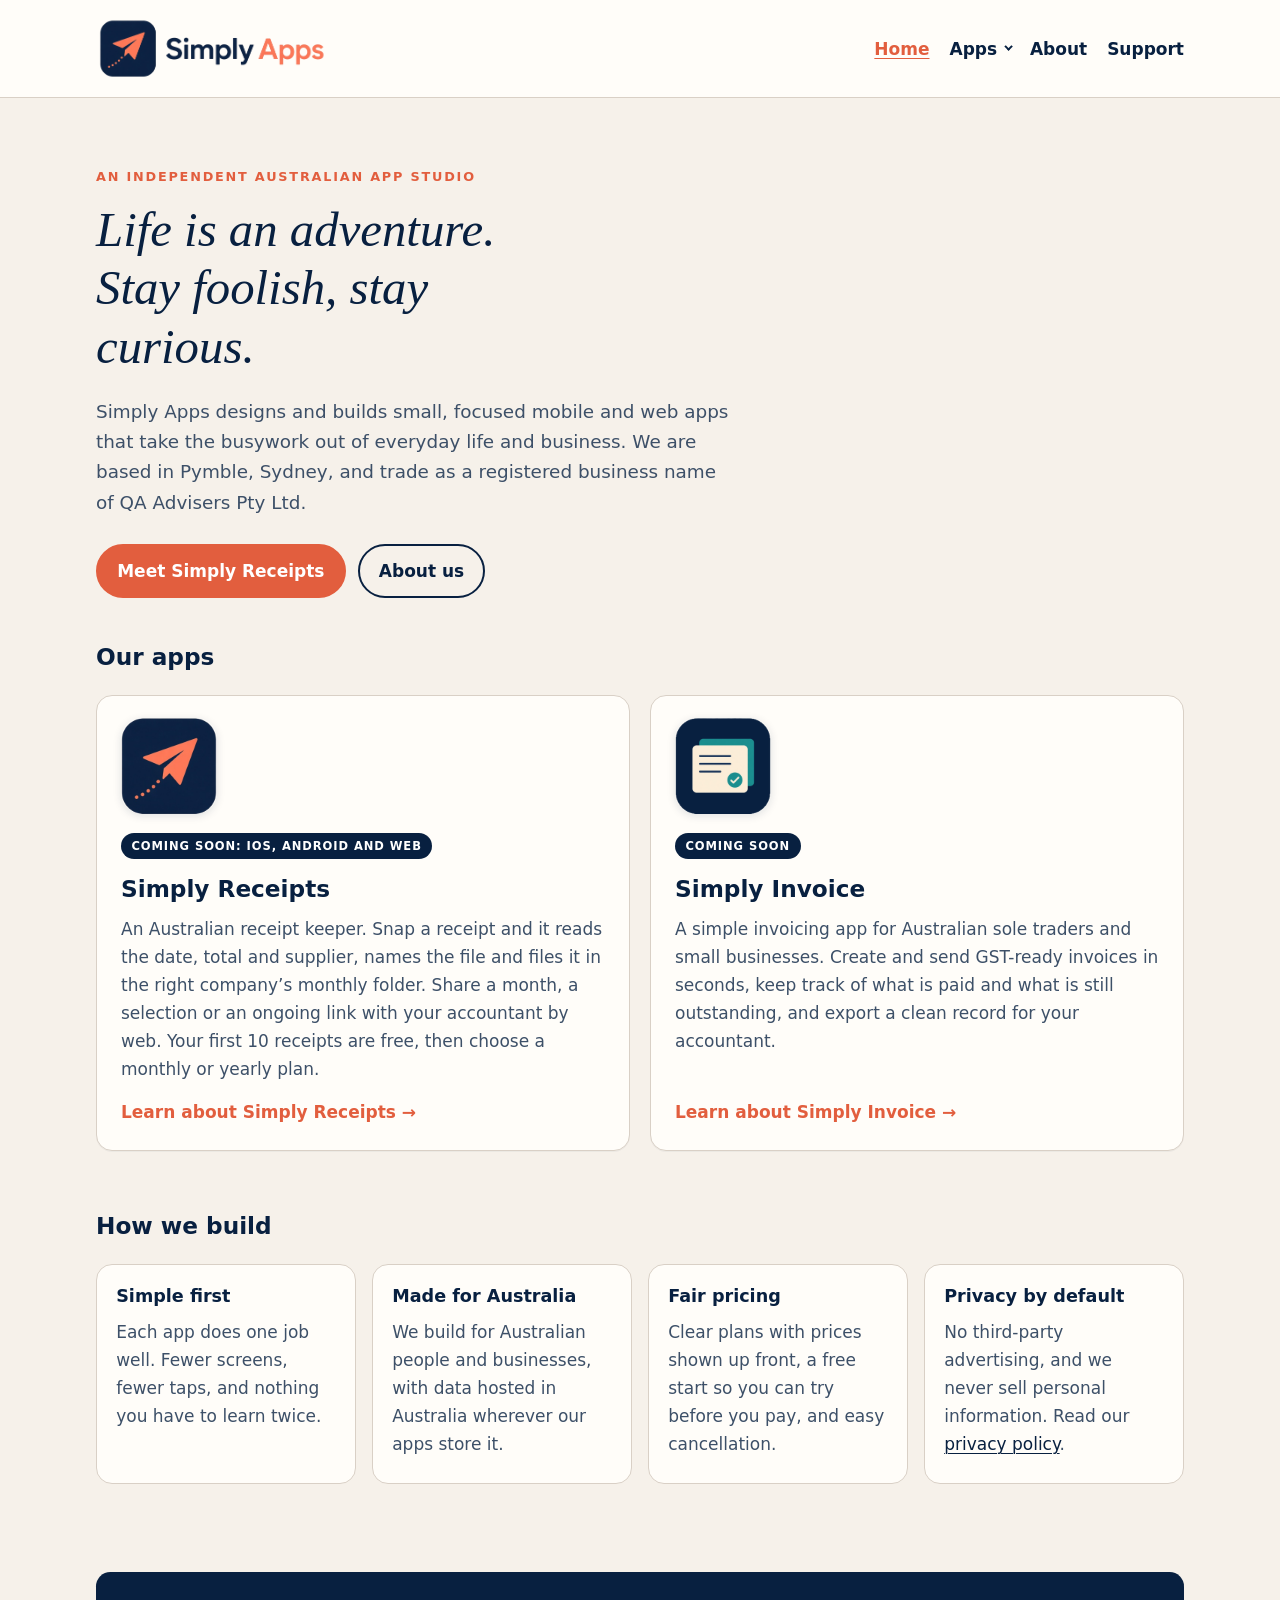
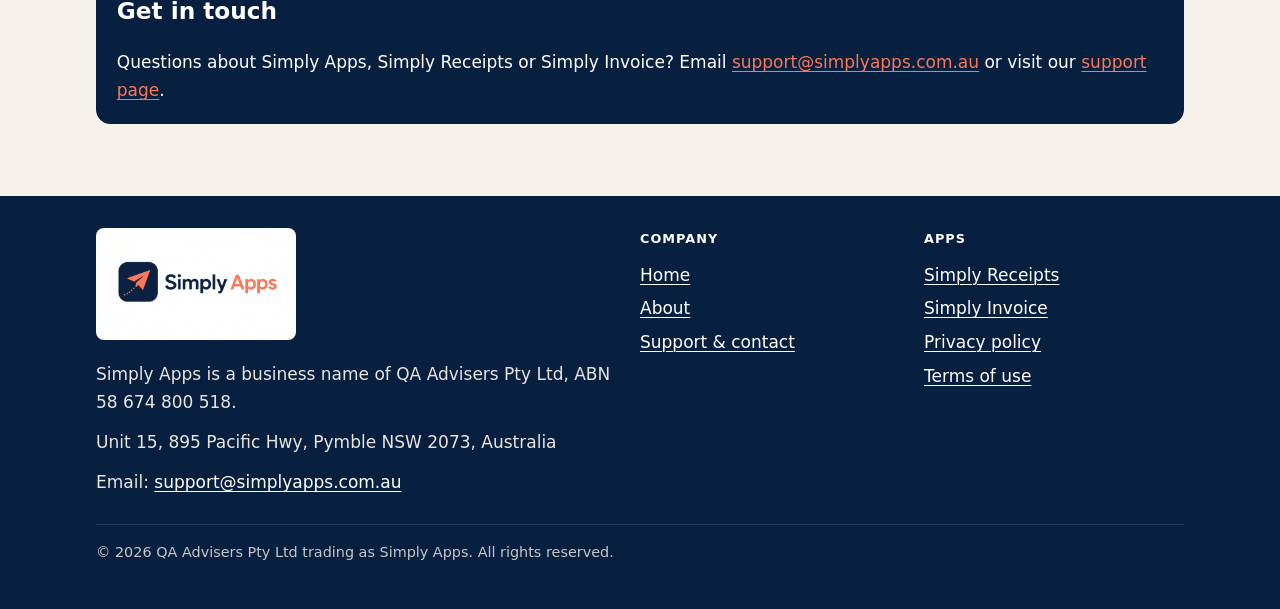
<file: index.html>
<!DOCTYPE html>
<html lang="en-AU">
<head>
  <meta charset="utf-8">
  <meta name="viewport" content="width=device-width, initial-scale=1">
  <title>Simply Apps | An Australian app studio</title>
  <meta name="description" content="Simply Apps is an independent Australian app studio in Pymble, NSW, a business name of QA Advisers Pty Ltd. Our apps include Simply Receipts, a receipt keeper for Australian businesses, and Simply Invoice, coming soon.">
  <link rel="canonical" href="https://simplyapps.com.au/">
  <link rel="icon" href="/assets/favicon.ico" sizes="any">
  <link rel="icon" href="/assets/favicon-32.png" type="image/png" sizes="32x32">
  <link rel="apple-touch-icon" href="/assets/apple-touch-icon.png">
  <meta property="og:title" content="Simply Apps | An Australian app studio">
  <meta property="og:description" content="Simply Apps is an independent Australian app studio in Pymble, NSW, a business name of QA Advisers Pty Ltd. Our apps include Simply Receipts, a receipt keeper for Australian businesses, and Simply Invoice, coming soon.">
  <meta property="og:image" content="https://simplyapps.com.au/assets/simply-apps-icon-512.png">
  <meta property="og:type" content="website">
  <meta property="og:site_name" content="Simply Apps">
  <link rel="stylesheet" href="/css/styles.css">
</head>
<body>
  <a class="skip-link" href="#main">Skip to content</a>
  <header class="site-header">
    <div class="wrap header-inner">
      <a class="logo" href="/">
        <img src="/assets/simply-apps-logo-transparent.png" width="280" height="79" alt="Simply Apps">
      </a>
      <nav aria-label="Primary">
        <ul>
          <li><a href="/" aria-current="page">Home</a></li>
          <li class="nav-dropdown">
            <button type="button" class="nav-dropdown-toggle" aria-expanded="false" aria-haspopup="true" aria-controls="nav-apps-menu" id="nav-apps-button">Apps <span class="nav-dropdown-caret" aria-hidden="true"></span></button>
            <ul class="nav-dropdown-menu" id="nav-apps-menu">
              <li>
                <a href="/simply-receipts/">
                  <span class="nav-item-title">Simply Receipts</span>
                  <span class="nav-item-sub">Receipt keeper for Australian businesses</span>
                </a>
              </li>
              <li>
                <a href="/simply-invoice/">
                  <span class="nav-item-title">Simply Invoice <span class="nav-soon">Coming soon</span></span>
                  <span class="nav-item-sub">GST-ready invoicing for sole traders</span>
                </a>
              </li>
            </ul>
          </li>
          <li><a href="/about/">About</a></li>
          <li><a href="/support/">Support</a></li>
        </ul>
      </nav>
    </div>
  </header>
  <main id="main">
    <section class="hero">
      <div class="wrap">
        <p class="kicker">An independent Australian app studio</p>
        <h1 class="theme">Life is an adventure. Stay foolish, stay curious.</h1>
        <p class="lede">Simply Apps designs and builds small, focused mobile and web apps that take the busywork out of everyday life and business. We are based in Pymble, Sydney, and trade as a registered business name of QA Advisers Pty Ltd.</p>
        <p class="cta-row"><a class="button" href="/simply-receipts/">Meet Simply Receipts</a> <a class="button ghost" href="/about/">About us</a></p>
      </div>
    </section>
    <section class="section" aria-labelledby="apps-heading">
      <div class="wrap">
        <h2 id="apps-heading">Our apps</h2>
        <div class="app-list split">
          <a class="app-card feature" href="/simply-receipts/">
            <img class="app-icon" src="/assets/simply-apps-icon-512.png" width="96" height="96" alt="">
            <div class="app-card-body">
              <span class="badge">Coming soon: iOS, Android and web</span>
              <h3>Simply Receipts</h3>
              <p>An Australian receipt keeper. Snap a receipt and it reads the date, total and supplier, names the file and files it in the right company&rsquo;s monthly folder. Share a month, a selection or an ongoing link with your accountant by web. Your first 10 receipts are free, then choose a monthly or yearly plan.</p>
              <span class="more">Learn about Simply Receipts &rarr;</span>
            </div>
          </a>
          <a class="app-card feature" href="/simply-invoice/">
            <img class="app-icon" src="/assets/simply-invoice-icon-512.png" width="96" height="96" alt="">
            <div class="app-card-body">
              <span class="badge">Coming soon</span>
              <h3>Simply Invoice</h3>
              <p>A simple invoicing app for Australian sole traders and small businesses. Create and send GST-ready invoices in seconds, keep track of what is paid and what is still outstanding, and export a clean record for your accountant.</p>
              <span class="more">Learn about Simply Invoice &rarr;</span>
            </div>
          </a>
        </div>
      </div>
    </section>
    <section class="section" aria-labelledby="approach-heading">
      <div class="wrap">
        <h2 id="approach-heading">How we build</h2>
        <div class="card-grid">
          <div class="card"><h3>Simple first</h3><p>Each app does one job well. Fewer screens, fewer taps, and nothing you have to learn twice.</p></div>
          <div class="card"><h3>Made for Australia</h3><p>We build for Australian people and businesses, with data hosted in Australia wherever our apps store it.</p></div>
          <div class="card"><h3>Fair pricing</h3><p>Clear plans with prices shown up front, a free start so you can try before you pay, and easy cancellation.</p></div>
          <div class="card"><h3>Privacy by default</h3><p>No third-party advertising, and we never sell personal information. Read our <a href="/simply-receipts/privacy/">privacy policy</a>.</p></div>
        </div>
      </div>
    </section>
    <section class="section">
      <div class="wrap">
        <div class="contact-box">
          <h2>Get in touch</h2>
          <p>Questions about Simply Apps, Simply Receipts or Simply Invoice? Email <a href="mailto:support@simplyapps.com.au">support@simplyapps.com.au</a> or visit our <a href="/support/">support page</a>.</p>
        </div>
      </div>
    </section>
  </main>
  <footer class="site-footer">
    <div class="wrap footer-grid">
      <div>
        <p><img src="/assets/simply-apps-logo-white.png" width="200" height="56" alt="Simply Apps"></p>
        <p>Simply Apps is a business name of QA Advisers Pty Ltd, ABN 58 674 800 518.</p>
        <p>Unit 15, 895 Pacific Hwy, Pymble NSW 2073, Australia</p>
        <p>Email: <a href="mailto:support@simplyapps.com.au">support@simplyapps.com.au</a></p>
      </div>
      <div>
        <p class="footer-head">Company</p>
        <p class="footer-links stack">
          <a href="/">Home</a>
          <a href="/about/">About</a>
          <a href="/support/">Support &amp; contact</a>
        </p>
      </div>
      <div>
        <p class="footer-head">Apps</p>
        <p class="footer-links stack">
          <a href="/simply-receipts/">Simply Receipts</a>
          <a href="/simply-invoice/">Simply Invoice</a>
          <a href="/simply-receipts/privacy/">Privacy policy</a>
          <a href="/terms/">Terms of use</a>
        </p>
      </div>
    </div>
    <div class="wrap"><p class="copyright">&copy; 2026 QA Advisers Pty Ltd trading as Simply Apps. All rights reserved.</p></div>
  </footer>
  <script src="/js/nav.js" defer></script>
</body>
</html>
</file>
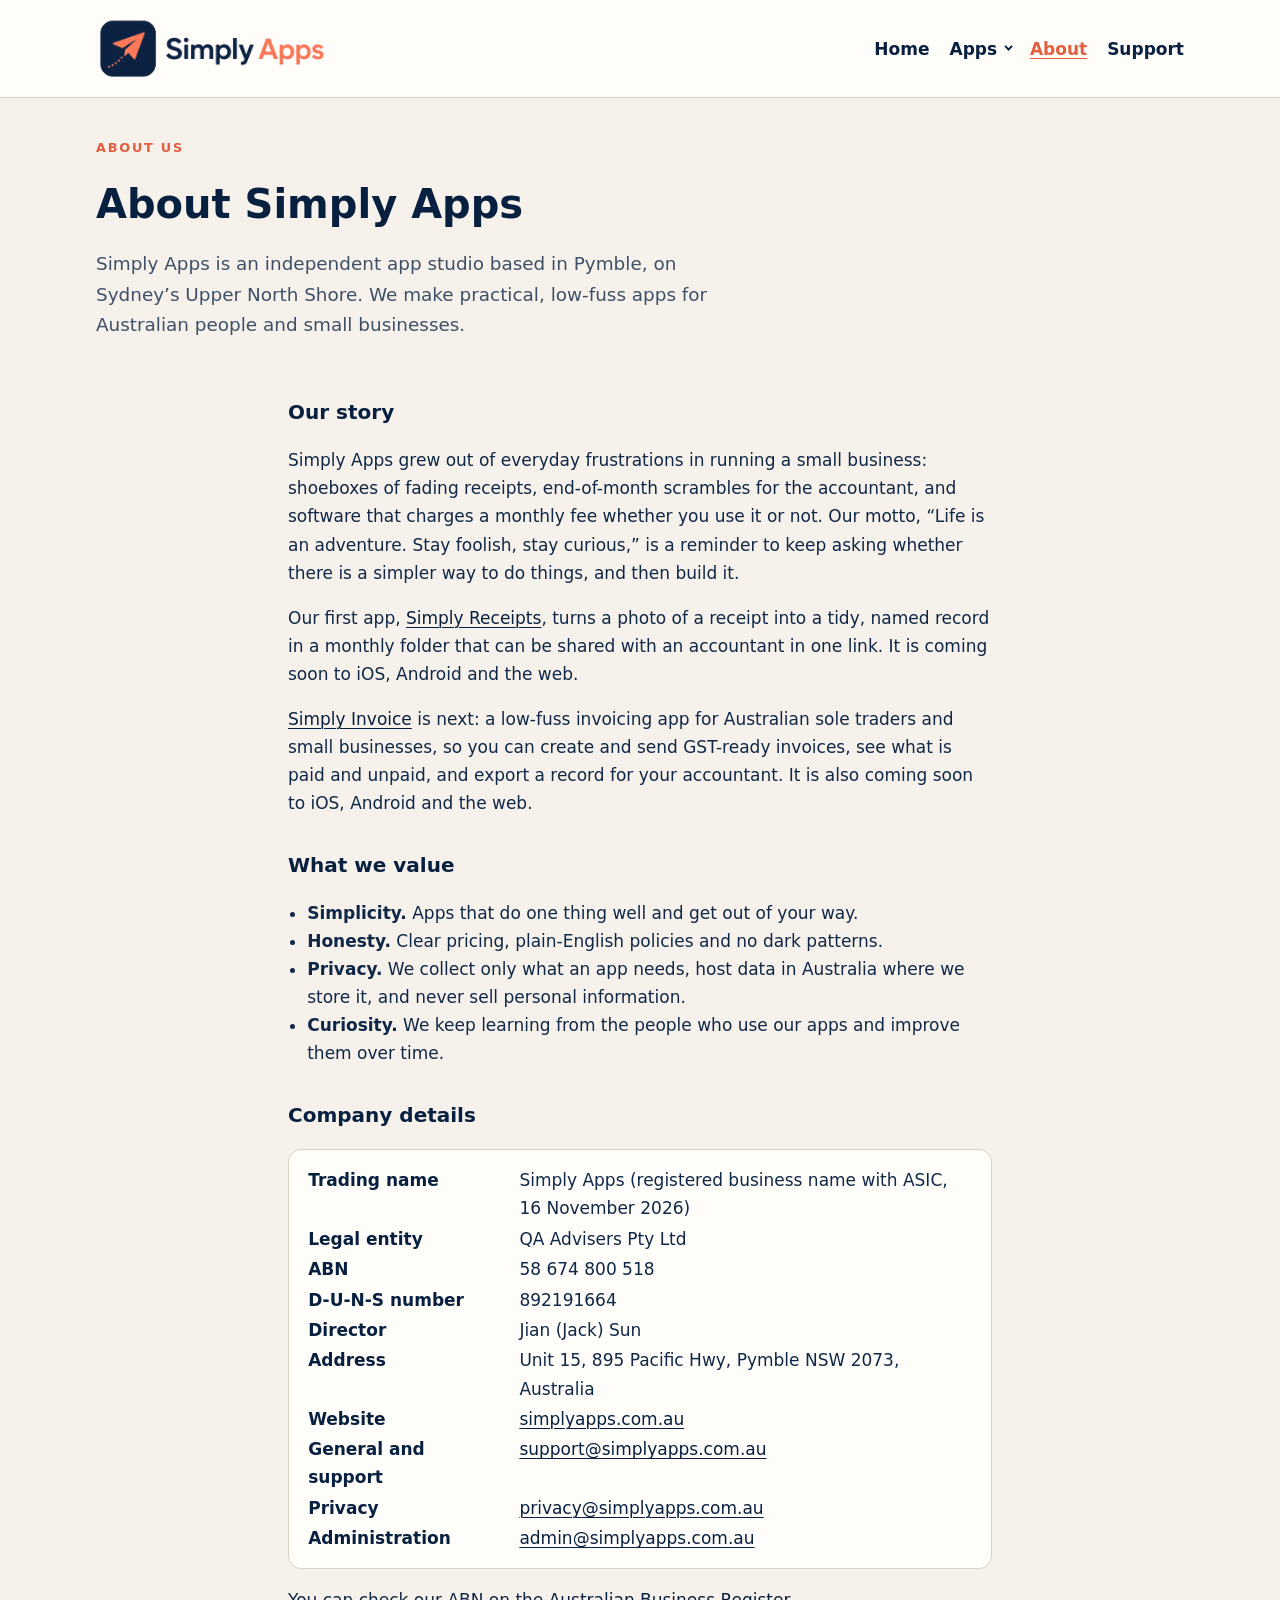
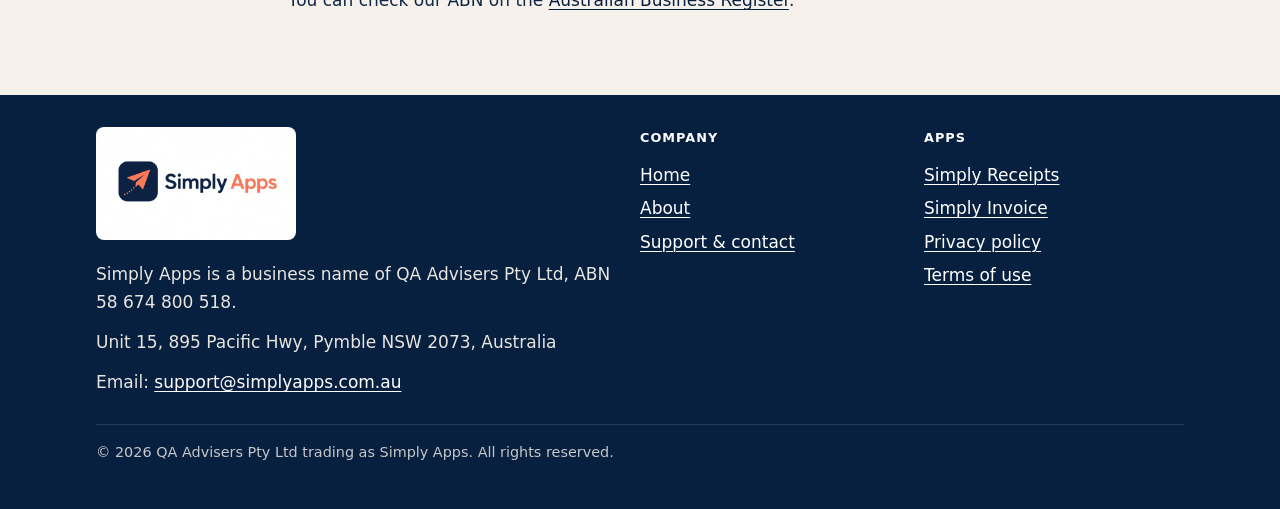
<file: about/index.html>
<!DOCTYPE html>
<html lang="en-AU">
<head>
  <meta charset="utf-8">
  <meta name="viewport" content="width=device-width, initial-scale=1">
  <title>About Simply Apps | QA Advisers Pty Ltd</title>
  <meta name="description" content="About Simply Apps, an Australian app studio and registered business name of QA Advisers Pty Ltd (ABN 58 674 800 518), Pymble NSW.">
  <link rel="canonical" href="https://simplyapps.com.au/about/">
  <link rel="icon" href="/assets/favicon.ico" sizes="any">
  <link rel="icon" href="/assets/favicon-32.png" type="image/png" sizes="32x32">
  <link rel="apple-touch-icon" href="/assets/apple-touch-icon.png">
  <meta property="og:title" content="About Simply Apps | QA Advisers Pty Ltd">
  <meta property="og:description" content="About Simply Apps, an Australian app studio and registered business name of QA Advisers Pty Ltd (ABN 58 674 800 518), Pymble NSW.">
  <meta property="og:image" content="https://simplyapps.com.au/assets/simply-apps-icon-512.png">
  <meta property="og:type" content="website">
  <meta property="og:site_name" content="Simply Apps">
  <link rel="stylesheet" href="/css/styles.css">
</head>
<body>
  <a class="skip-link" href="#main">Skip to content</a>
  <header class="site-header">
    <div class="wrap header-inner">
      <a class="logo" href="/">
        <img src="/assets/simply-apps-logo-transparent.png" width="280" height="79" alt="Simply Apps">
      </a>
      <nav aria-label="Primary">
        <ul>
          <li><a href="/">Home</a></li>
          <li class="nav-dropdown">
            <button type="button" class="nav-dropdown-toggle" aria-expanded="false" aria-haspopup="true" aria-controls="nav-apps-menu" id="nav-apps-button">Apps <span class="nav-dropdown-caret" aria-hidden="true"></span></button>
            <ul class="nav-dropdown-menu" id="nav-apps-menu">
              <li>
                <a href="/simply-receipts/">
                  <span class="nav-item-title">Simply Receipts</span>
                  <span class="nav-item-sub">Receipt keeper for Australian businesses</span>
                </a>
              </li>
              <li>
                <a href="/simply-invoice/">
                  <span class="nav-item-title">Simply Invoice <span class="nav-soon">Coming soon</span></span>
                  <span class="nav-item-sub">GST-ready invoicing for sole traders</span>
                </a>
              </li>
            </ul>
          </li>
          <li><a href="/about/" aria-current="page">About</a></li>
          <li><a href="/support/">Support</a></li>
        </ul>
      </nav>
    </div>
  </header>
  <main id="main">
    <div class="wrap page-head">
      <p class="kicker">About us</p>
      <h1>About Simply Apps</h1>
      <p class="lede">Simply Apps is an independent app studio based in Pymble, on Sydney&rsquo;s Upper North Shore. We make practical, low-fuss apps for Australian people and small businesses.</p>
    </div>
    <div class="wrap prose">
      <h2>Our story</h2>
      <p>Simply Apps grew out of everyday frustrations in running a small business: shoeboxes of fading receipts, end-of-month scrambles for the accountant, and software that charges a monthly fee whether you use it or not. Our motto, &ldquo;Life is an adventure. Stay foolish, stay curious,&rdquo; is a reminder to keep asking whether there is a simpler way to do things, and then build it.</p>
      <p>Our first app, <a href="/simply-receipts/">Simply Receipts</a>, turns a photo of a receipt into a tidy, named record in a monthly folder that can be shared with an accountant in one link. It is coming soon to iOS, Android and the web.</p>
      <p><a href="/simply-invoice/">Simply Invoice</a> is next: a low-fuss invoicing app for Australian sole traders and small businesses, so you can create and send GST-ready invoices, see what is paid and unpaid, and export a record for your accountant. It is also coming soon to iOS, Android and the web.</p>

      <h2>What we value</h2>
      <ul>
        <li><strong>Simplicity.</strong> Apps that do one thing well and get out of your way.</li>
        <li><strong>Honesty.</strong> Clear pricing, plain-English policies and no dark patterns.</li>
        <li><strong>Privacy.</strong> We collect only what an app needs, host data in Australia where we store it, and never sell personal information.</li>
        <li><strong>Curiosity.</strong> We keep learning from the people who use our apps and improve them over time.</li>
      </ul>

      <h2>Company details</h2>
      <dl class="details">
        <dt>Trading name</dt><dd>Simply Apps (registered business name with ASIC, 16 November 2026)</dd>
        <dt>Legal entity</dt><dd>QA Advisers Pty Ltd</dd>
        <dt>ABN</dt><dd>58 674 800 518</dd>
        <dt>D-U-N-S number</dt><dd>892191664</dd>
        <dt>Director</dt><dd>Jian (Jack) Sun</dd>
        <dt>Address</dt><dd>Unit 15, 895 Pacific Hwy, Pymble NSW 2073, Australia</dd>
        <dt>Website</dt><dd><a href="https://simplyapps.com.au/">simplyapps.com.au</a></dd>
        <dt>General and support</dt><dd><a href="mailto:support@simplyapps.com.au">support@simplyapps.com.au</a></dd>
        <dt>Privacy</dt><dd><a href="mailto:privacy@simplyapps.com.au">privacy@simplyapps.com.au</a></dd>
        <dt>Administration</dt><dd><a href="mailto:admin@simplyapps.com.au">admin@simplyapps.com.au</a></dd>
      </dl>
      <p>You can check our ABN on the <a href="https://abr.business.gov.au/ABN/View?abn=58674800518">Australian Business Register</a>.</p>
    </div>
  </main>
  <footer class="site-footer">
    <div class="wrap footer-grid">
      <div>
        <p><img src="/assets/simply-apps-logo-white.png" width="200" height="56" alt="Simply Apps"></p>
        <p>Simply Apps is a business name of QA Advisers Pty Ltd, ABN 58 674 800 518.</p>
        <p>Unit 15, 895 Pacific Hwy, Pymble NSW 2073, Australia</p>
        <p>Email: <a href="mailto:support@simplyapps.com.au">support@simplyapps.com.au</a></p>
      </div>
      <div>
        <p class="footer-head">Company</p>
        <p class="footer-links stack">
          <a href="/">Home</a>
          <a href="/about/">About</a>
          <a href="/support/">Support &amp; contact</a>
        </p>
      </div>
      <div>
        <p class="footer-head">Apps</p>
        <p class="footer-links stack">
          <a href="/simply-receipts/">Simply Receipts</a>
          <a href="/simply-invoice/">Simply Invoice</a>
          <a href="/simply-receipts/privacy/">Privacy policy</a>
          <a href="/terms/">Terms of use</a>
        </p>
      </div>
    </div>
    <div class="wrap"><p class="copyright">&copy; 2026 QA Advisers Pty Ltd trading as Simply Apps. All rights reserved.</p></div>
  </footer>
  <script src="/js/nav.js" defer></script>
</body>
</html>
</file>
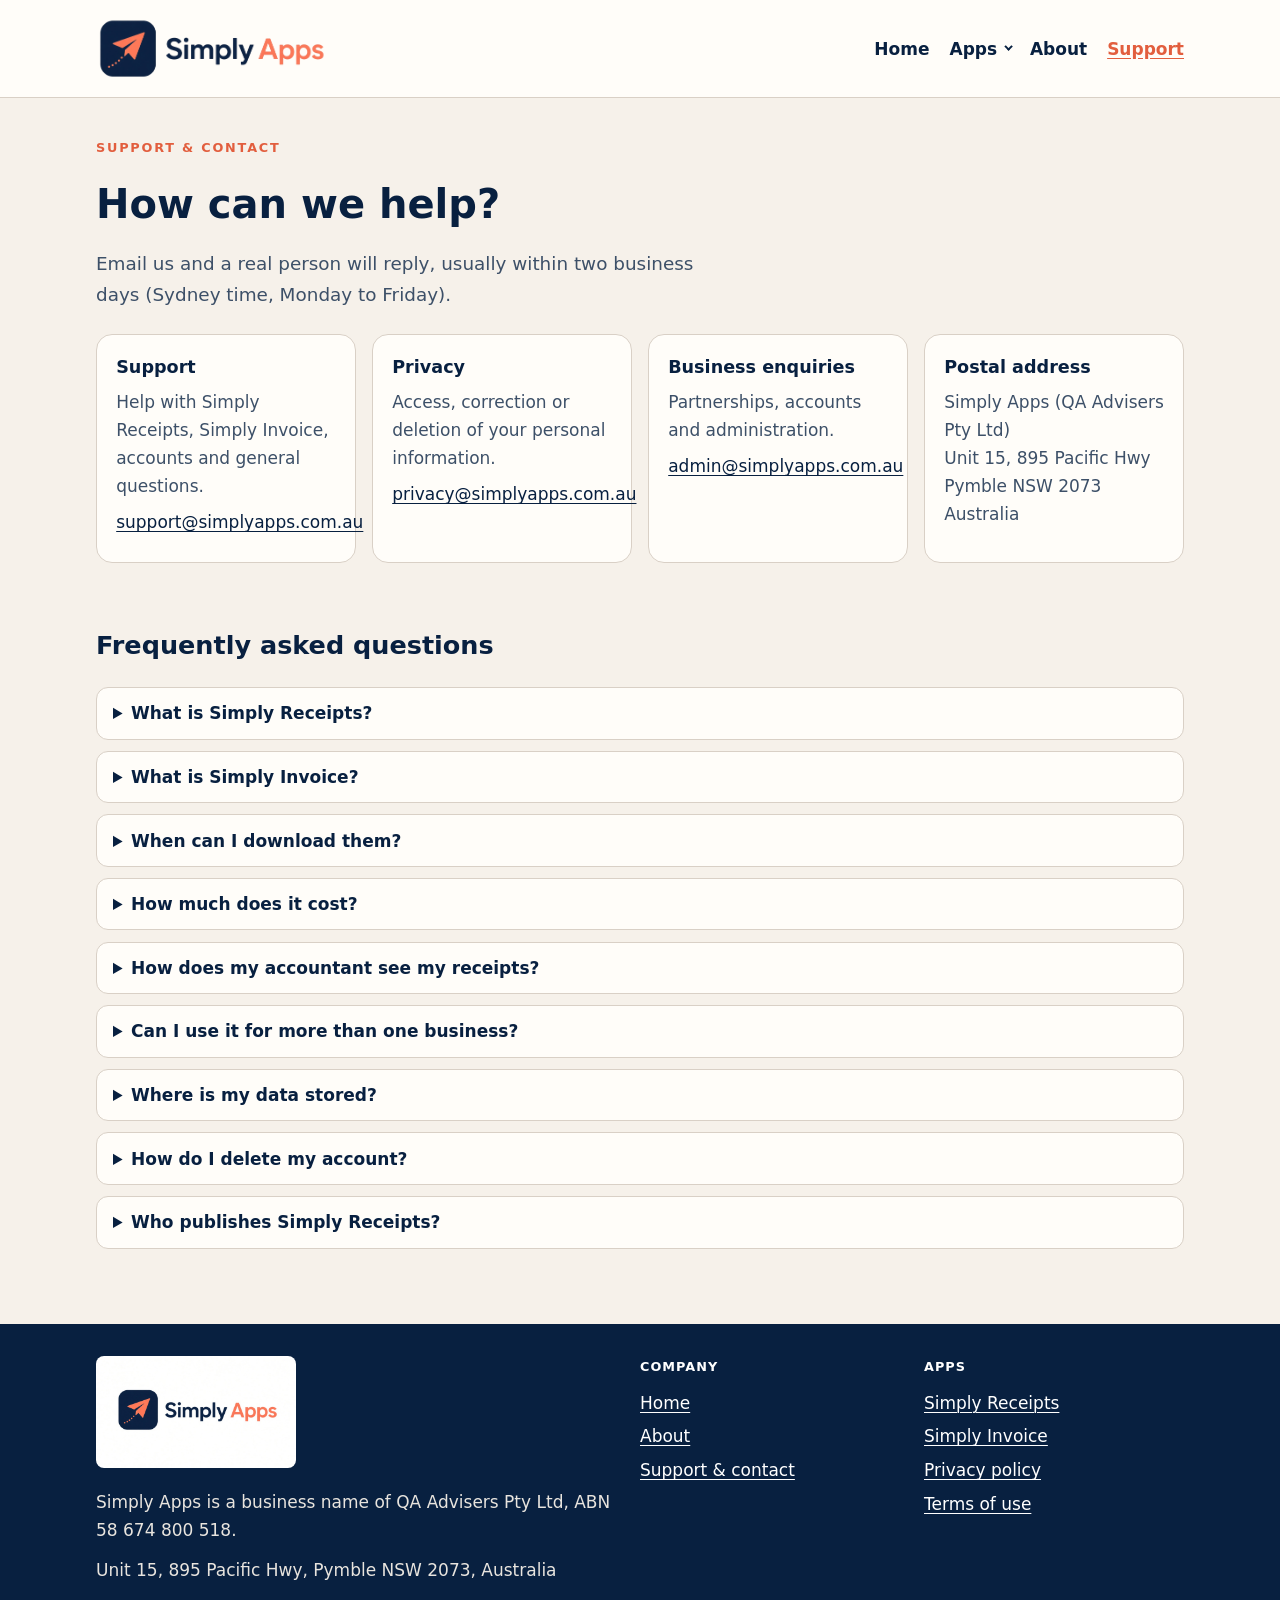
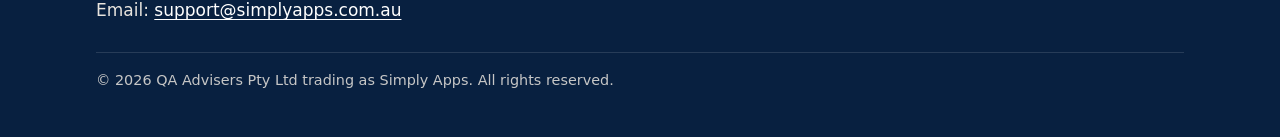
<file: contact/index.html>
<!DOCTYPE html>
<html lang="en-AU">
<head>
  <meta charset="utf-8">
  <meta name="viewport" content="width=device-width, initial-scale=1">
  <title>Contact has moved | Simply Apps</title>
  <link rel="canonical" href="https://simplyapps.com.au/support/">
  <meta http-equiv="refresh" content="0; url=/support/">
  <meta name="robots" content="noindex">
  <link rel="stylesheet" href="/css/styles.css">
</head>
<body>
  <main id="main">
    <div class="wrap page-head">
      <h1>Contact has moved</h1>
      <p class="lede">This page is now at <a href="/support/">simplyapps.com.au/support/</a>. If you are not taken there automatically, follow the link.</p>
    </div>
  </main>
  <script>location.replace("/support/" + location.hash);</script>
</body>
</html>
</file>
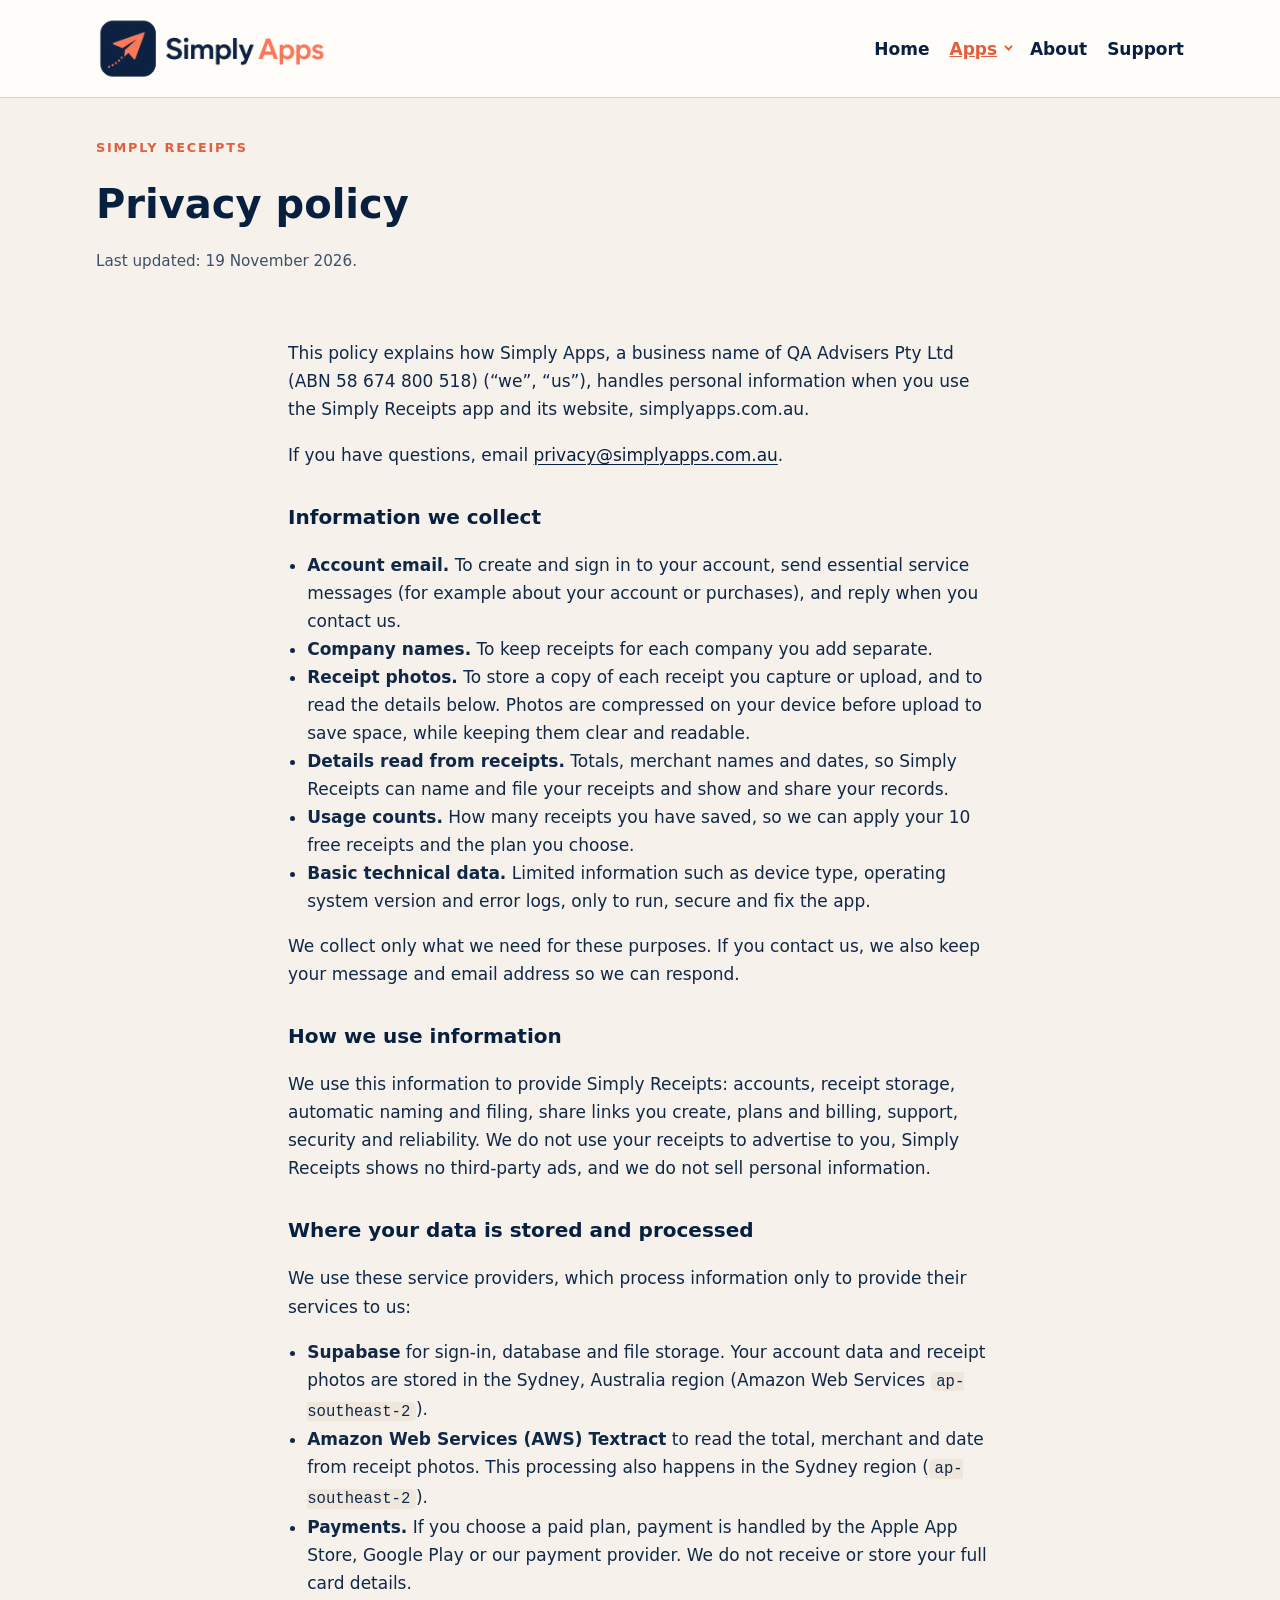
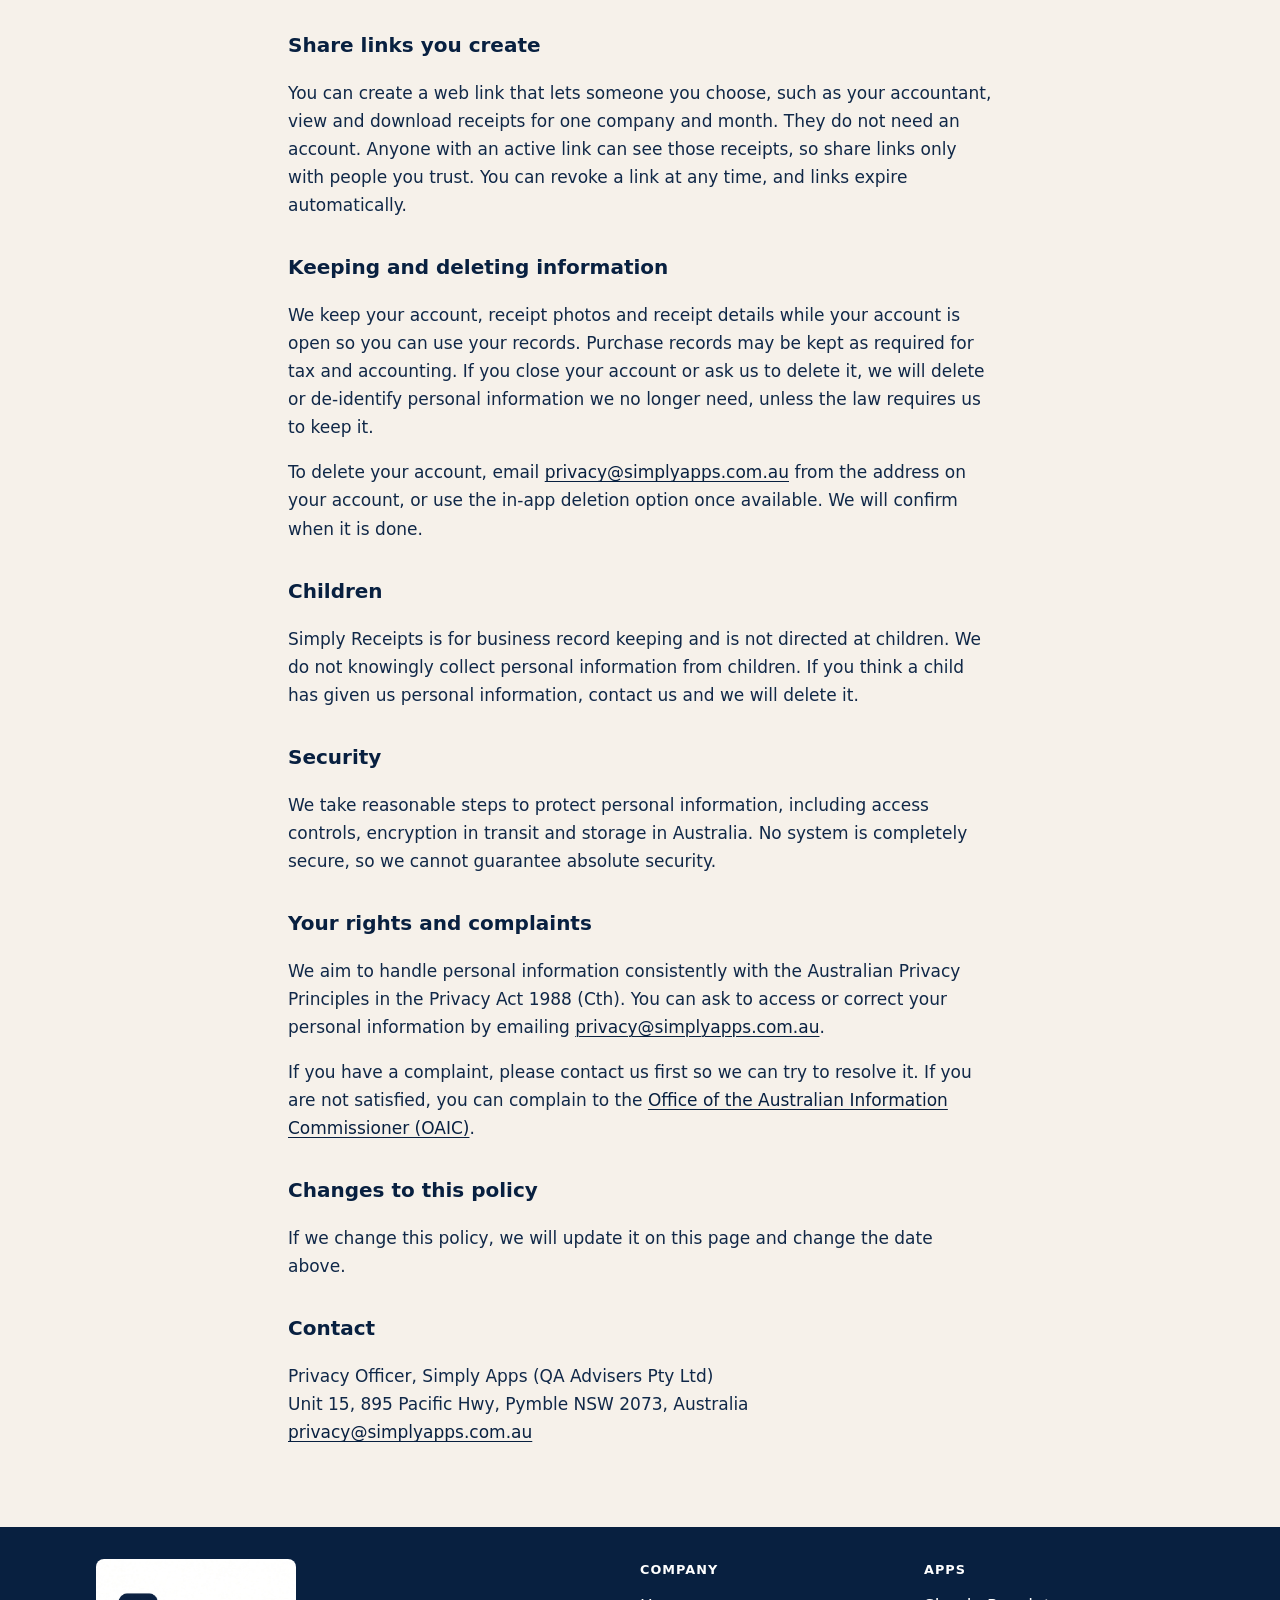
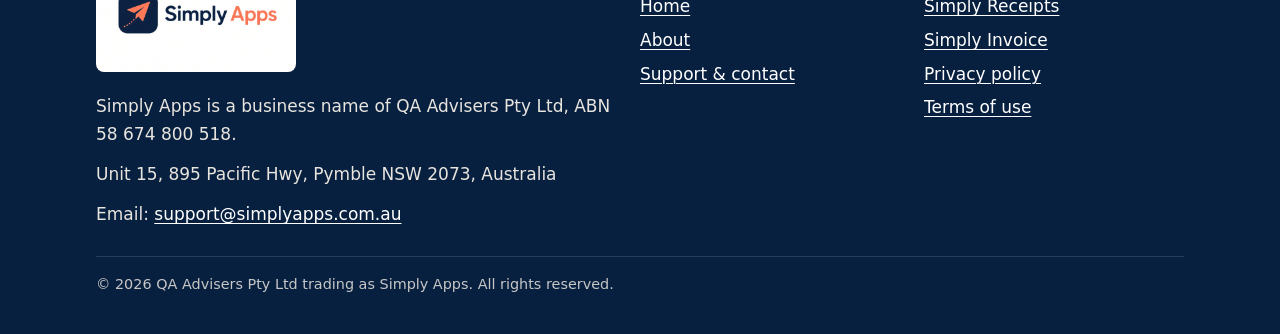
<file: privacy/index.html>
<!DOCTYPE html>
<html lang="en-AU">
<head>
  <meta charset="utf-8">
  <meta name="viewport" content="width=device-width, initial-scale=1">
  <title>The privacy policy has moved | Simply Apps</title>
  <link rel="canonical" href="https://simplyapps.com.au/simply-receipts/privacy/">
  <meta http-equiv="refresh" content="0; url=/simply-receipts/privacy/">
  <meta name="robots" content="noindex">
  <link rel="stylesheet" href="/css/styles.css">
</head>
<body>
  <main id="main">
    <div class="wrap page-head">
      <h1>The privacy policy has moved</h1>
      <p class="lede">This page is now at <a href="/simply-receipts/privacy/">simplyapps.com.au/simply-receipts/privacy/</a>. If you are not taken there automatically, follow the link.</p>
    </div>
  </main>
  <script>location.replace("/simply-receipts/privacy/" + location.hash);</script>
</body>
</html>
</file>
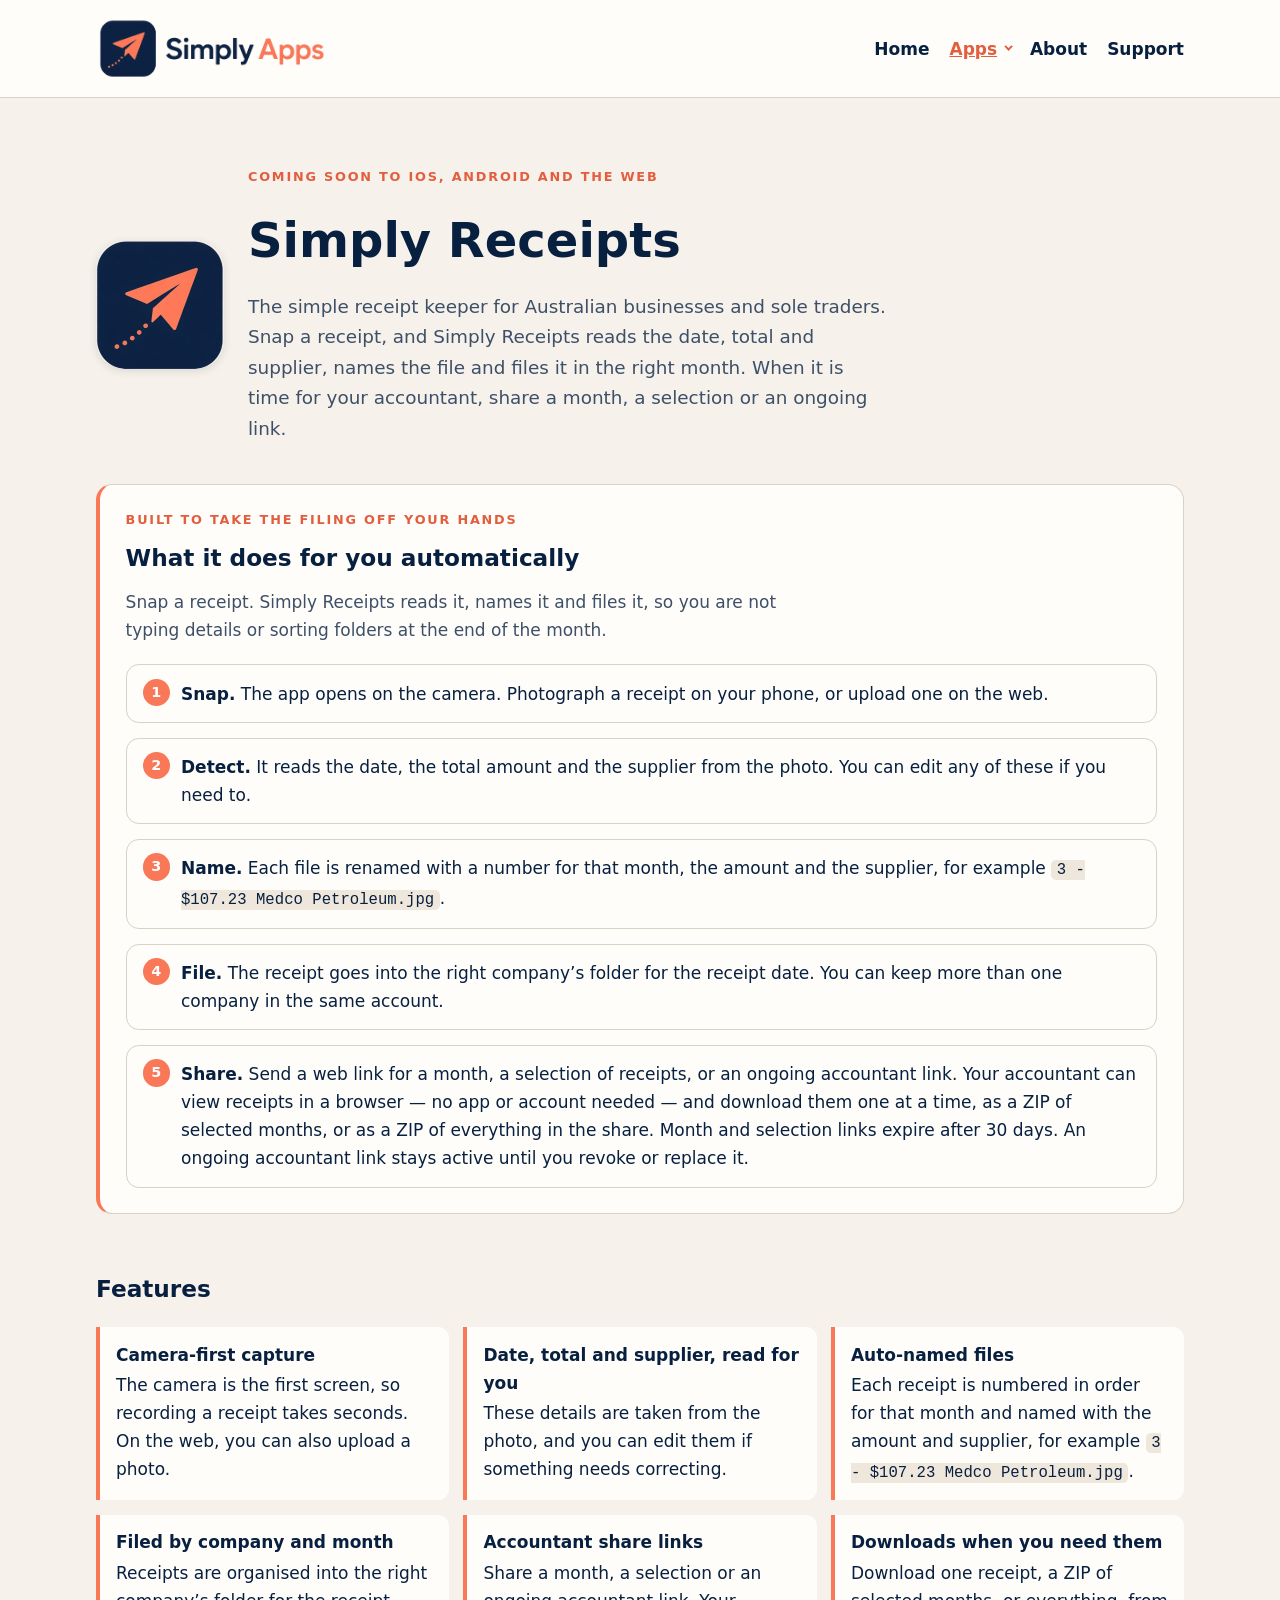
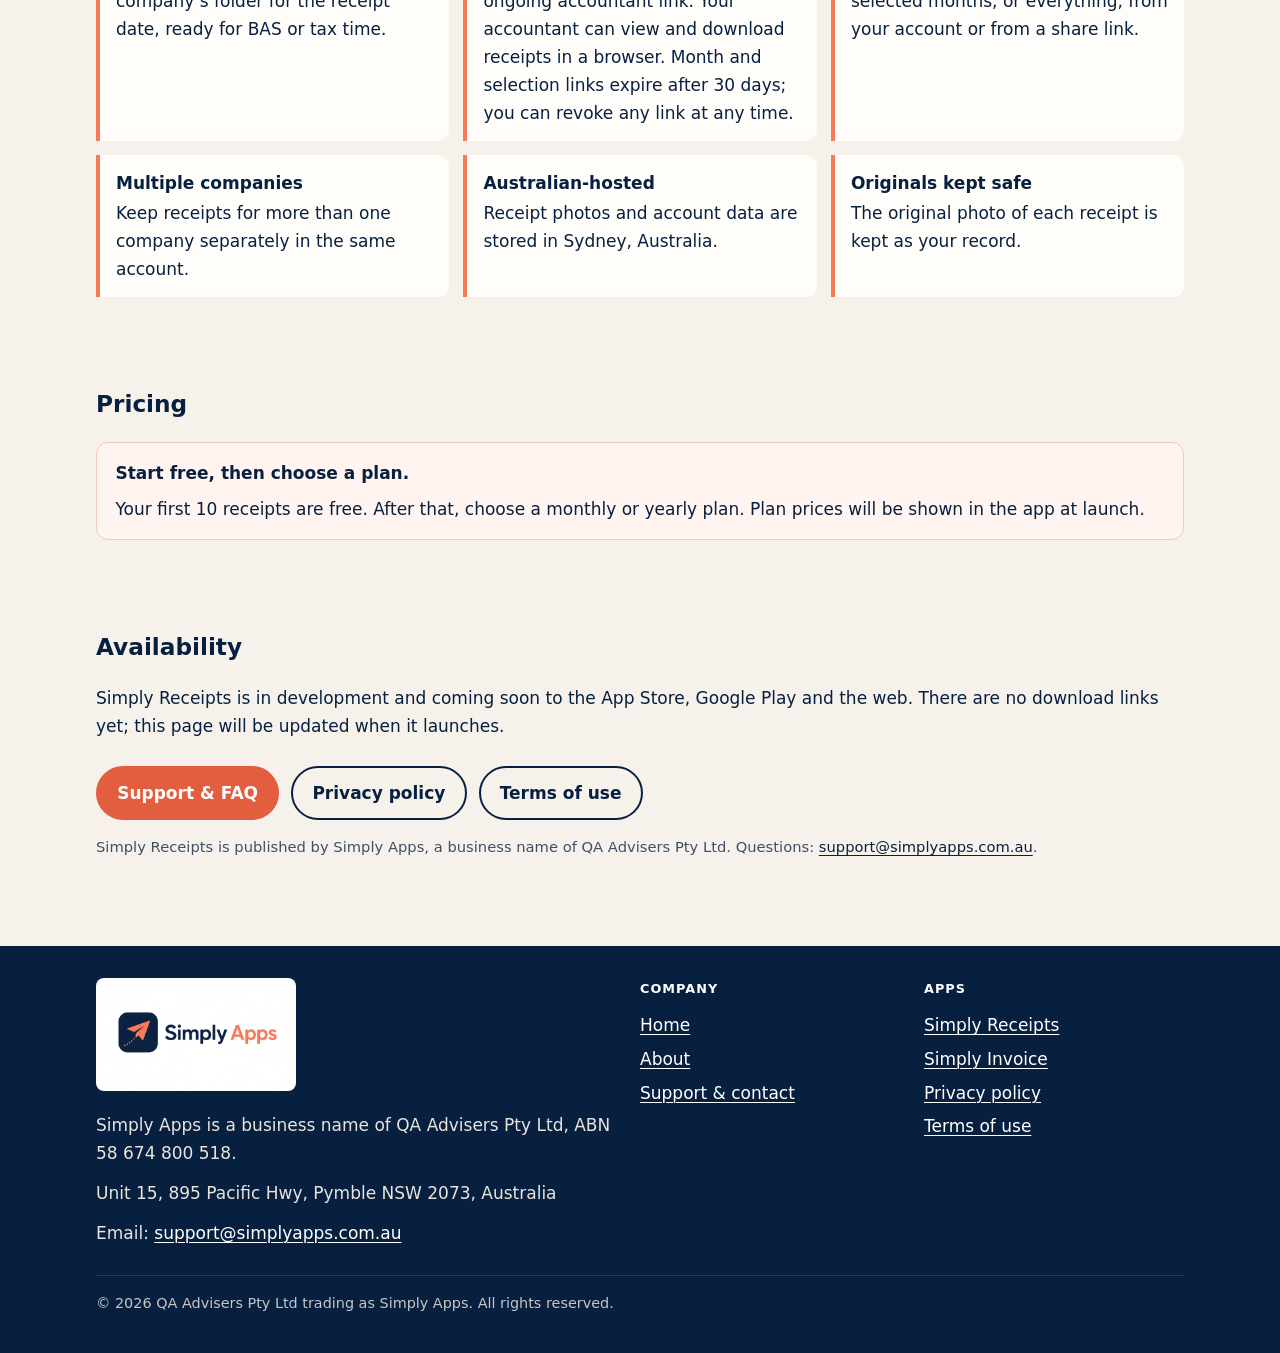
<file: rk/index.html>
<!DOCTYPE html>
<html lang="en-AU">
<head>
  <meta charset="utf-8">
  <meta name="viewport" content="width=device-width, initial-scale=1">
  <title>Simply Receipts has moved | Simply Apps</title>
  <link rel="canonical" href="https://simplyapps.com.au/simply-receipts/">
  <meta http-equiv="refresh" content="0; url=/simply-receipts/">
  <meta name="robots" content="noindex">
  <link rel="stylesheet" href="/css/styles.css">
</head>
<body>
  <main id="main">
    <div class="wrap page-head">
      <h1>Simply Receipts has moved</h1>
      <p class="lede">This page is now at <a href="/simply-receipts/">simplyapps.com.au/simply-receipts/</a>. If you are not taken there automatically, follow the link.</p>
    </div>
  </main>
  <script>location.replace("/simply-receipts/" + location.hash);</script>
</body>
</html>
</file>
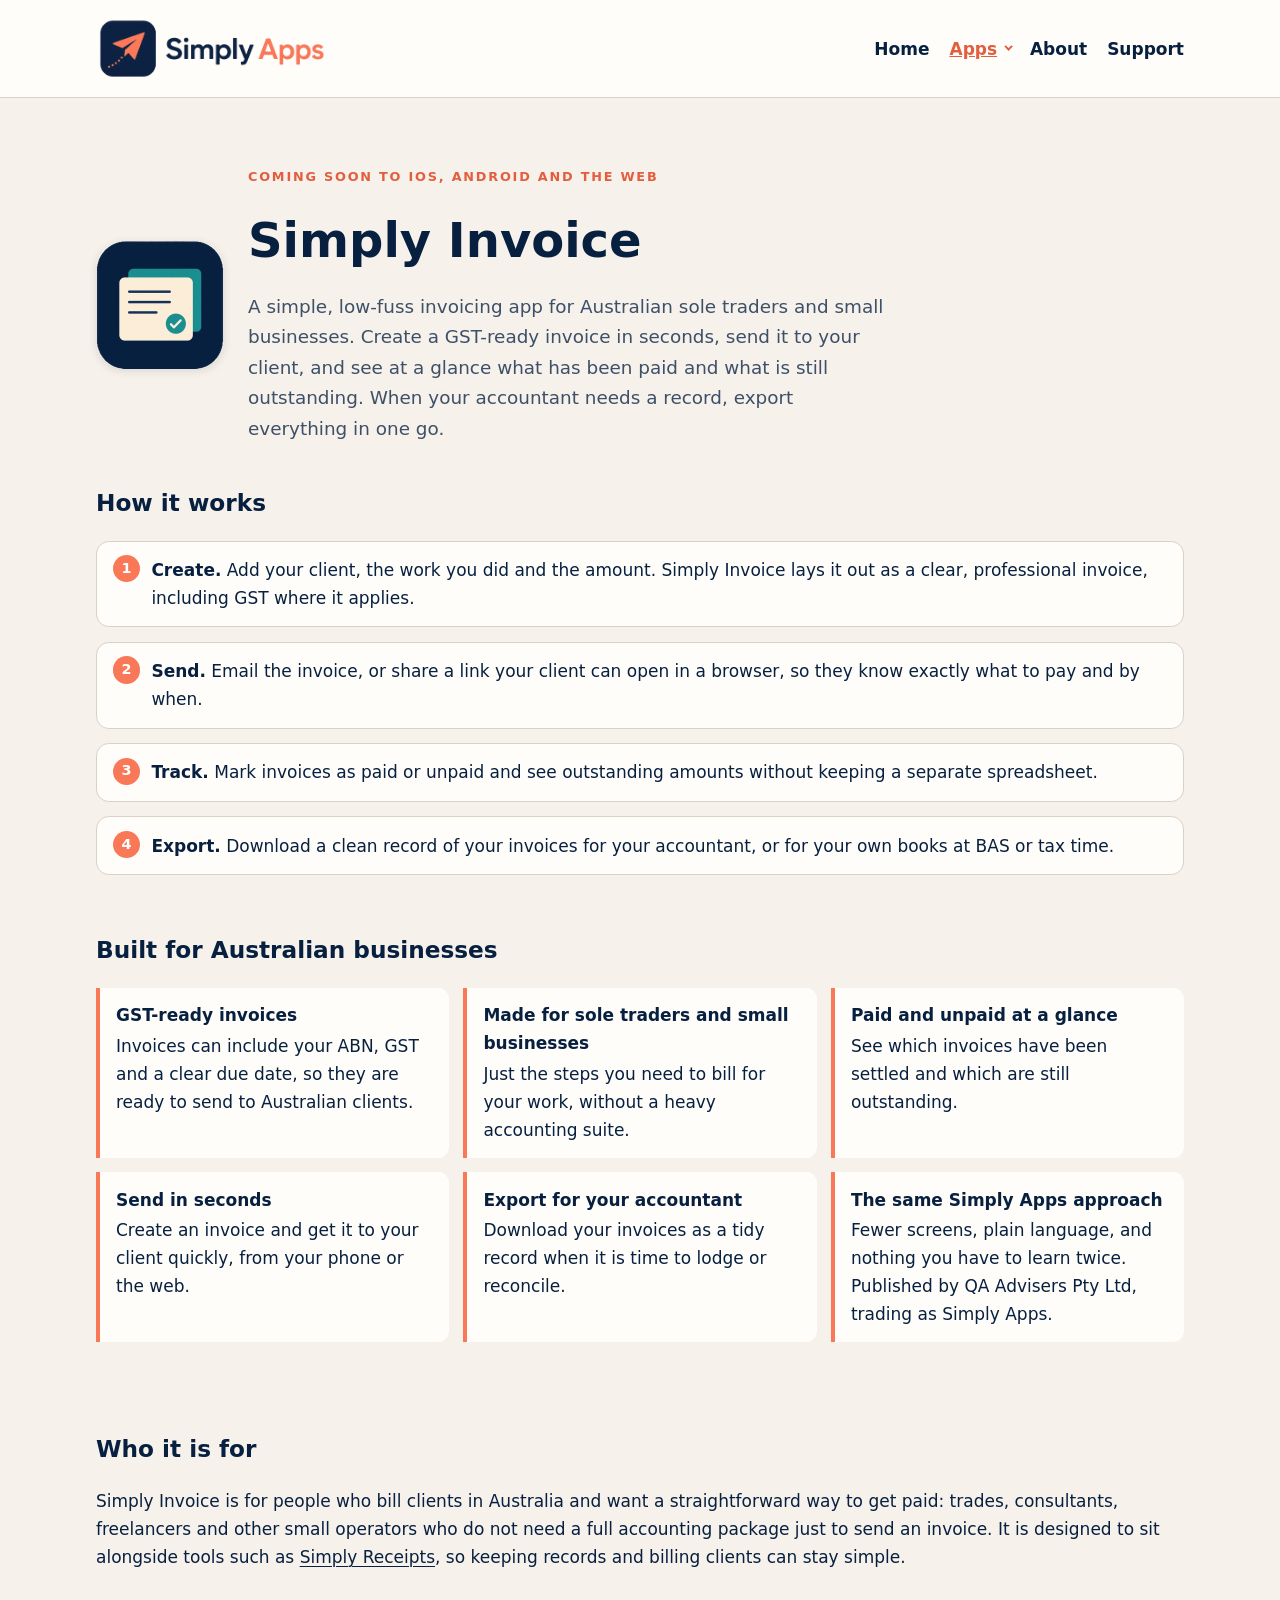
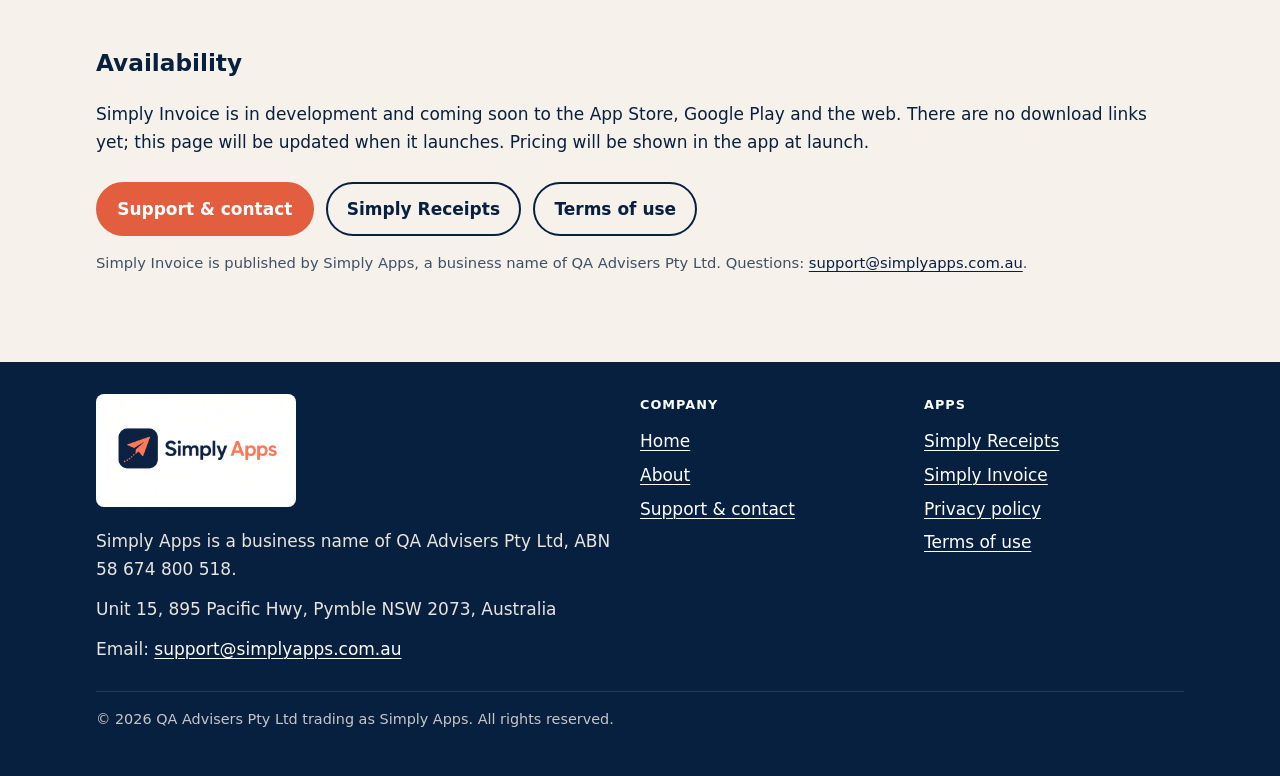
<file: simply-invoice/index.html>
<!DOCTYPE html>
<html lang="en-AU">
<head>
  <meta charset="utf-8">
  <meta name="viewport" content="width=device-width, initial-scale=1">
  <title>Simply Invoice | Invoicing for Australian small businesses</title>
  <meta name="description" content="Simply Invoice is a simple invoicing app for Australian sole traders and small businesses. Create and send GST-ready invoices in seconds, track paid and unpaid invoices, and export a record for your accountant. Coming soon to iOS, Android and web.">
  <link rel="canonical" href="https://simplyapps.com.au/simply-invoice/">
  <link rel="icon" href="/assets/favicon.ico" sizes="any">
  <link rel="icon" href="/assets/favicon-32.png" type="image/png" sizes="32x32">
  <link rel="apple-touch-icon" href="/assets/apple-touch-icon.png">
  <meta property="og:title" content="Simply Invoice | Invoicing for Australian small businesses">
  <meta property="og:description" content="Simply Invoice is a simple invoicing app for Australian sole traders and small businesses. Create and send GST-ready invoices in seconds, track paid and unpaid invoices, and export a record for your accountant. Coming soon to iOS, Android and web.">
  <meta property="og:image" content="https://simplyapps.com.au/assets/simply-invoice-icon-512.png">
  <meta property="og:type" content="website">
  <meta property="og:site_name" content="Simply Apps">
  <link rel="stylesheet" href="/css/styles.css">
</head>
<body>
  <a class="skip-link" href="#main">Skip to content</a>
  <header class="site-header">
    <div class="wrap header-inner">
      <a class="logo" href="/">
        <img src="/assets/simply-apps-logo-transparent.png" width="280" height="79" alt="Simply Apps">
      </a>
      <nav aria-label="Primary">
        <ul>
          <li><a href="/">Home</a></li>
          <li class="nav-dropdown is-current">
            <button type="button" class="nav-dropdown-toggle" aria-expanded="false" aria-haspopup="true" aria-controls="nav-apps-menu" id="nav-apps-button">Apps <span class="nav-dropdown-caret" aria-hidden="true"></span></button>
            <ul class="nav-dropdown-menu" id="nav-apps-menu">
              <li>
                <a href="/simply-receipts/">
                  <span class="nav-item-title">Simply Receipts</span>
                  <span class="nav-item-sub">Receipt keeper for Australian businesses</span>
                </a>
              </li>
              <li>
                <a href="/simply-invoice/" aria-current="page">
                  <span class="nav-item-title">Simply Invoice <span class="nav-soon">Coming soon</span></span>
                  <span class="nav-item-sub">GST-ready invoicing for sole traders</span>
                </a>
              </li>
            </ul>
          </li>
          <li><a href="/about/">About</a></li>
          <li><a href="/support/">Support</a></li>
        </ul>
      </nav>
    </div>
  </header>
  <main id="main">
    <section class="hero">
      <div class="wrap app-hero">
        <img class="app-icon large" src="/assets/simply-invoice-icon-512.png" width="128" height="128" alt="Simply Invoice">
        <div>
          <p class="kicker">Coming soon to iOS, Android and the web</p>
          <h1>Simply Invoice</h1>
          <p class="lede">A simple, low-fuss invoicing app for Australian sole traders and small businesses. Create a GST-ready invoice in seconds, send it to your client, and see at a glance what has been paid and what is still outstanding. When your accountant needs a record, export everything in one go.</p>
        </div>
      </div>
    </section>
    <section class="section" aria-labelledby="how-heading">
      <div class="wrap">
        <h2 id="how-heading">How it works</h2>
        <ol class="steps">
          <li><strong>Create.</strong> Add your client, the work you did and the amount. Simply Invoice lays it out as a clear, professional invoice, including GST where it applies.</li>
          <li><strong>Send.</strong> Email the invoice, or share a link your client can open in a browser, so they know exactly what to pay and by when.</li>
          <li><strong>Track.</strong> Mark invoices as paid or unpaid and see outstanding amounts without keeping a separate spreadsheet.</li>
          <li><strong>Export.</strong> Download a clean record of your invoices for your accountant, or for your own books at BAS or tax time.</li>
        </ol>
      </div>
    </section>
    <section class="section" aria-labelledby="features-heading">
      <div class="wrap">
        <h2 id="features-heading">Built for Australian businesses</h2>
        <ul class="feature-list two-col">
          <li><strong>GST-ready invoices</strong>Invoices can include your ABN, GST and a clear due date, so they are ready to send to Australian clients.</li>
          <li><strong>Made for sole traders and small businesses</strong>Just the steps you need to bill for your work, without a heavy accounting suite.</li>
          <li><strong>Paid and unpaid at a glance</strong>See which invoices have been settled and which are still outstanding.</li>
          <li><strong>Send in seconds</strong>Create an invoice and get it to your client quickly, from your phone or the web.</li>
          <li><strong>Export for your accountant</strong>Download your invoices as a tidy record when it is time to lodge or reconcile.</li>
          <li><strong>The same Simply Apps approach</strong>Fewer screens, plain language, and nothing you have to learn twice. Published by QA Advisers Pty Ltd, trading as Simply Apps.</li>
        </ul>
      </div>
    </section>
    <section class="section" aria-labelledby="who-heading">
      <div class="wrap">
        <h2 id="who-heading">Who it is for</h2>
        <p>Simply Invoice is for people who bill clients in Australia and want a straightforward way to get paid: trades, consultants, freelancers and other small operators who do not need a full accounting package just to send an invoice. It is designed to sit alongside tools such as <a href="/simply-receipts/">Simply Receipts</a>, so keeping records and billing clients can stay simple.</p>
      </div>
    </section>
    <section class="section" aria-labelledby="avail-heading">
      <div class="wrap">
        <h2 id="avail-heading">Availability</h2>
        <p>Simply Invoice is in development and coming soon to the App Store, Google Play and the web. There are no download links yet; this page will be updated when it launches. Pricing will be shown in the app at launch.</p>
        <p class="cta-row"><a class="button" href="/support/">Support &amp; contact</a> <a class="button ghost" href="/simply-receipts/">Simply Receipts</a> <a class="button ghost" href="/terms/">Terms of use</a></p>
        <p class="small">Simply Invoice is published by Simply Apps, a business name of QA Advisers Pty Ltd. Questions: <a href="mailto:support@simplyapps.com.au">support@simplyapps.com.au</a>.</p>
      </div>
    </section>
  </main>
  <footer class="site-footer">
    <div class="wrap footer-grid">
      <div>
        <p><img src="/assets/simply-apps-logo-white.png" width="200" height="56" alt="Simply Apps"></p>
        <p>Simply Apps is a business name of QA Advisers Pty Ltd, ABN 58 674 800 518.</p>
        <p>Unit 15, 895 Pacific Hwy, Pymble NSW 2073, Australia</p>
        <p>Email: <a href="mailto:support@simplyapps.com.au">support@simplyapps.com.au</a></p>
      </div>
      <div>
        <p class="footer-head">Company</p>
        <p class="footer-links stack">
          <a href="/">Home</a>
          <a href="/about/">About</a>
          <a href="/support/">Support &amp; contact</a>
        </p>
      </div>
      <div>
        <p class="footer-head">Apps</p>
        <p class="footer-links stack">
          <a href="/simply-receipts/">Simply Receipts</a>
          <a href="/simply-invoice/">Simply Invoice</a>
          <a href="/simply-receipts/privacy/">Privacy policy</a>
          <a href="/terms/">Terms of use</a>
        </p>
      </div>
    </div>
    <div class="wrap"><p class="copyright">&copy; 2026 QA Advisers Pty Ltd trading as Simply Apps. All rights reserved.</p></div>
  </footer>
  <script src="/js/nav.js" defer></script>
</body>
</html>
</file>
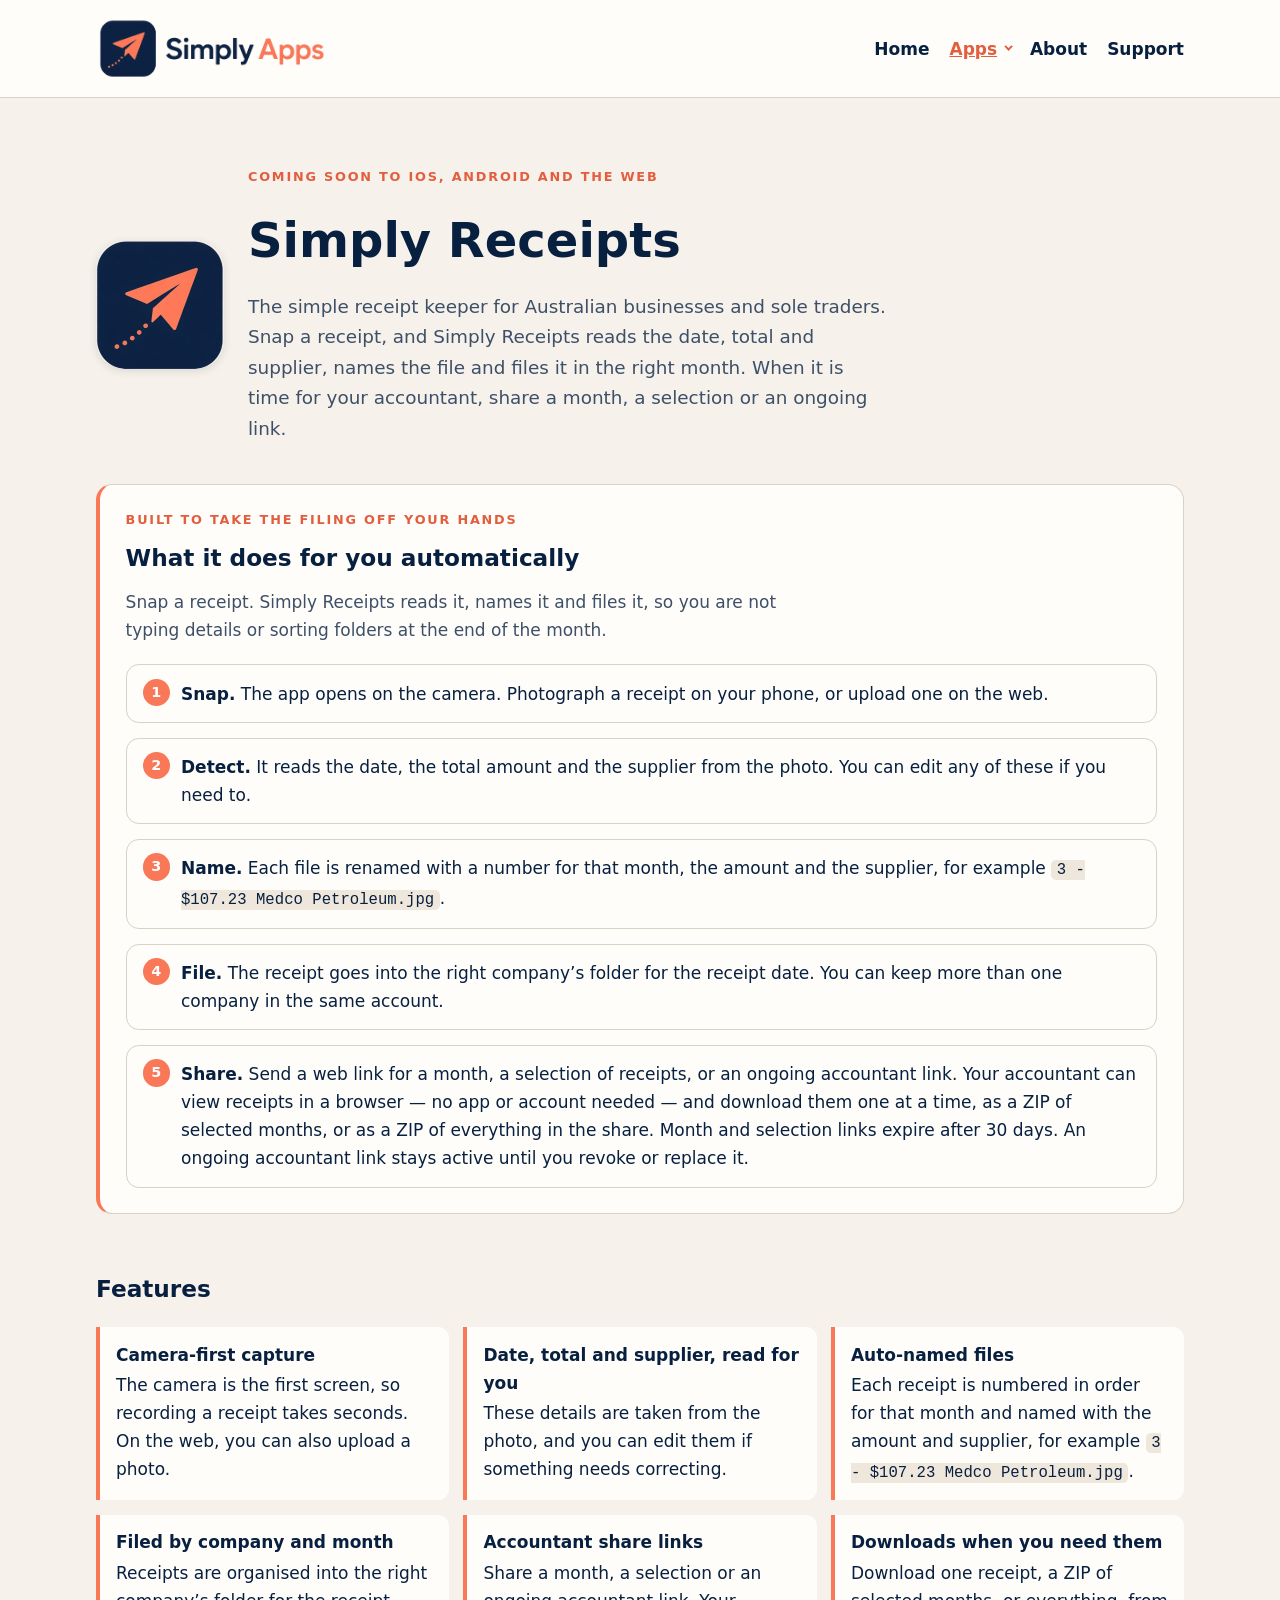
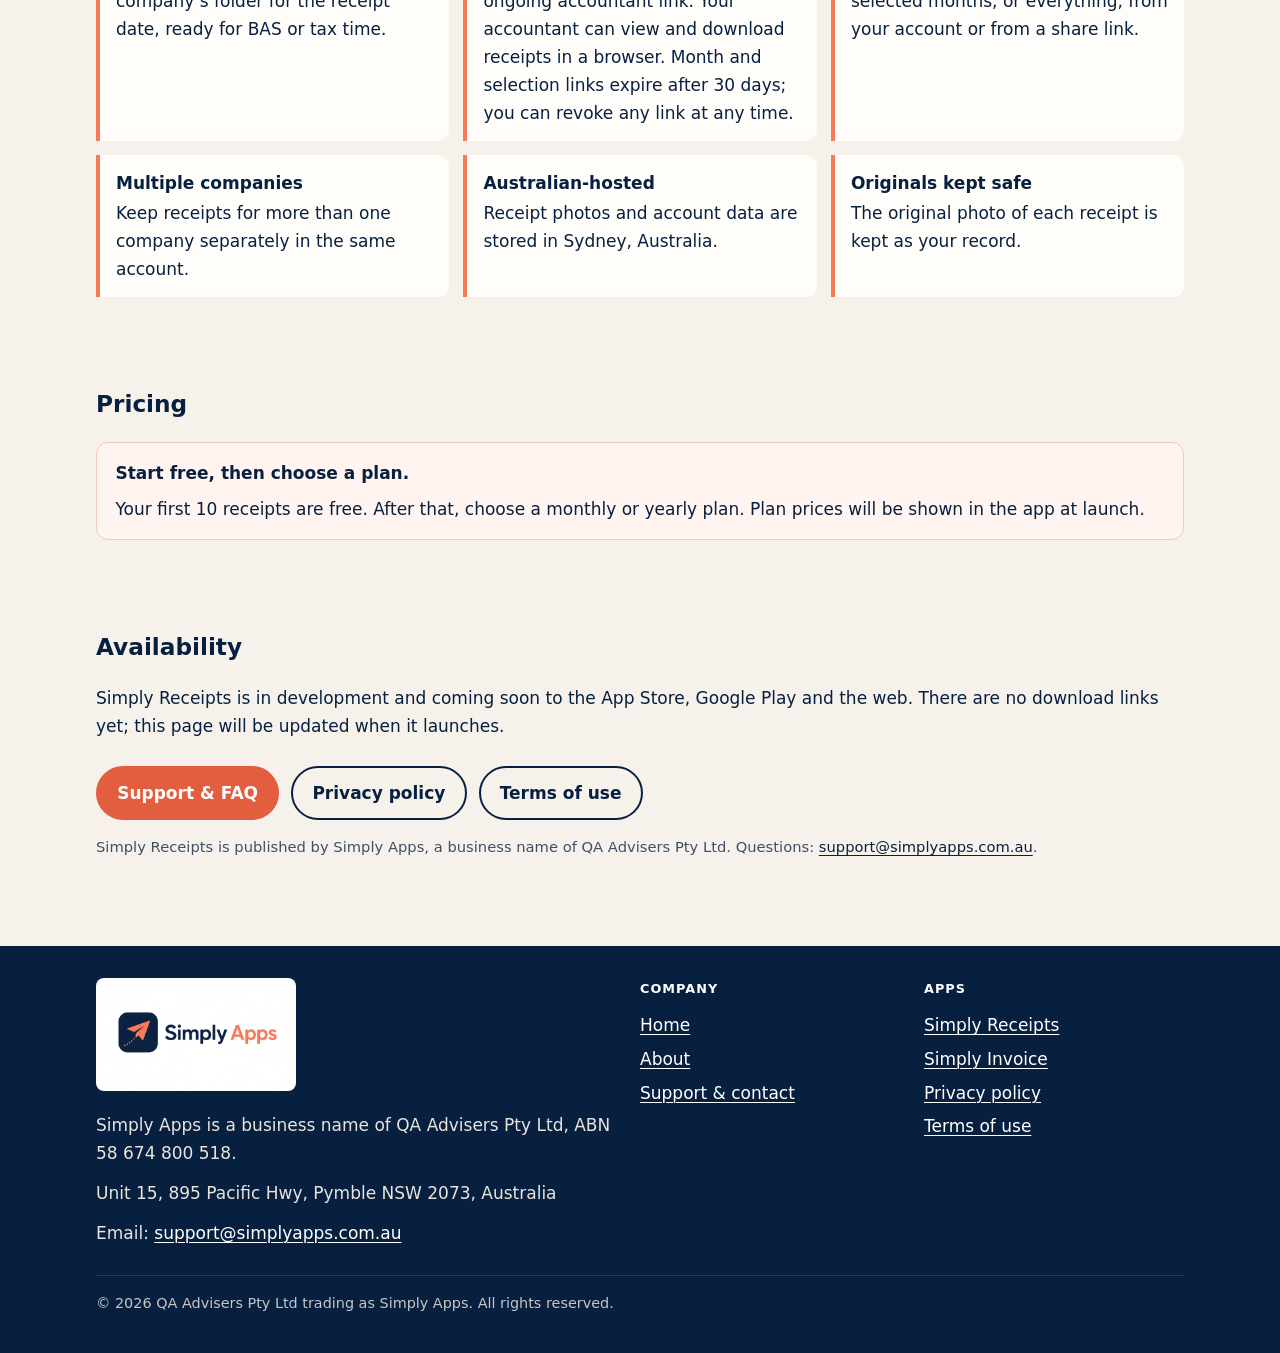
<file: simply-receipts/index.html>
<!DOCTYPE html>
<html lang="en-AU">
<head>
  <meta charset="utf-8">
  <meta name="viewport" content="width=device-width, initial-scale=1">
  <title>Simply Receipts | Receipt keeper for Australian businesses</title>
  <meta name="description" content="Snap a receipt and Simply Receipts reads the date, total and supplier, names the file and files it in the right monthly folder. Share a month, a selection or an ongoing link with your accountant. First 10 receipts free. Coming soon to iOS, Android and web.">
  <link rel="canonical" href="https://simplyapps.com.au/simply-receipts/">
  <link rel="icon" href="/assets/favicon.ico" sizes="any">
  <link rel="icon" href="/assets/favicon-32.png" type="image/png" sizes="32x32">
  <link rel="apple-touch-icon" href="/assets/apple-touch-icon.png">
  <meta property="og:title" content="Simply Receipts | Receipt keeper for Australian businesses">
  <meta property="og:description" content="Snap a receipt and Simply Receipts reads the date, total and supplier, names the file and files it in the right monthly folder. Share a month, a selection or an ongoing link with your accountant. First 10 receipts free. Coming soon to iOS, Android and web.">
  <meta property="og:image" content="https://simplyapps.com.au/assets/simply-apps-icon-512.png">
  <meta property="og:type" content="website">
  <meta property="og:site_name" content="Simply Apps">
  <link rel="stylesheet" href="/css/styles.css">
</head>
<body>
  <a class="skip-link" href="#main">Skip to content</a>
  <header class="site-header">
    <div class="wrap header-inner">
      <a class="logo" href="/">
        <img src="/assets/simply-apps-logo-transparent.png" width="280" height="79" alt="Simply Apps">
      </a>
      <nav aria-label="Primary">
        <ul>
          <li><a href="/">Home</a></li>
          <li class="nav-dropdown is-current">
            <button type="button" class="nav-dropdown-toggle" aria-expanded="false" aria-haspopup="true" aria-controls="nav-apps-menu" id="nav-apps-button">Apps <span class="nav-dropdown-caret" aria-hidden="true"></span></button>
            <ul class="nav-dropdown-menu" id="nav-apps-menu">
              <li>
                <a href="/simply-receipts/" aria-current="page">
                  <span class="nav-item-title">Simply Receipts</span>
                  <span class="nav-item-sub">Receipt keeper for Australian businesses</span>
                </a>
              </li>
              <li>
                <a href="/simply-invoice/">
                  <span class="nav-item-title">Simply Invoice <span class="nav-soon">Coming soon</span></span>
                  <span class="nav-item-sub">GST-ready invoicing for sole traders</span>
                </a>
              </li>
            </ul>
          </li>
          <li><a href="/about/">About</a></li>
          <li><a href="/support/">Support</a></li>
        </ul>
      </nav>
    </div>
  </header>
  <main id="main">
    <section class="hero">
      <div class="wrap app-hero">
        <img class="app-icon large" src="/assets/simply-apps-icon-512.png" width="128" height="128" alt="">
        <div>
          <p class="kicker">Coming soon to iOS, Android and the web</p>
          <h1>Simply Receipts</h1>
          <p class="lede">The simple receipt keeper for Australian businesses and sole traders. Snap a receipt, and Simply Receipts reads the date, total and supplier, names the file and files it in the right month. When it is time for your accountant, share a month, a selection or an ongoing link.</p>
        </div>
      </div>
    </section>
    <section class="section" aria-labelledby="auto-heading">
      <div class="wrap">
        <div class="auto-panel">
          <p class="kicker">Built to take the filing off your hands</p>
          <h2 id="auto-heading">What it does for you automatically</h2>
          <p class="auto-lead">Snap a receipt. Simply Receipts reads it, names it and files it, so you are not typing details or sorting folders at the end of the month.</p>
          <ol class="steps">
            <li><strong>Snap.</strong> The app opens on the camera. Photograph a receipt on your phone, or upload one on the web.</li>
            <li><strong>Detect.</strong> It reads the date, the total amount and the supplier from the photo. You can edit any of these if you need to.</li>
            <li><strong>Name.</strong> Each file is renamed with a number for that month, the amount and the supplier, for example <code>3 - $107.23 Medco Petroleum.jpg</code>.</li>
            <li><strong>File.</strong> The receipt goes into the right company&rsquo;s folder for the receipt date. You can keep more than one company in the same account.</li>
            <li><strong>Share.</strong> Send a web link for a month, a selection of receipts, or an ongoing accountant link. Your accountant can view receipts in a browser &mdash; no app or account needed &mdash; and download them one at a time, as a ZIP of selected months, or as a ZIP of everything in the share. Month and selection links expire after 30 days. An ongoing accountant link stays active until you revoke or replace it.</li>
          </ol>
        </div>
      </div>
    </section>
    <section class="section" aria-labelledby="features-heading">
      <div class="wrap">
        <h2 id="features-heading">Features</h2>
        <ul class="feature-list two-col">
          <li><strong>Camera-first capture</strong>The camera is the first screen, so recording a receipt takes seconds. On the web, you can also upload a photo.</li>
          <li><strong>Date, total and supplier, read for you</strong>These details are taken from the photo, and you can edit them if something needs correcting.</li>
          <li><strong>Auto-named files</strong>Each receipt is numbered in order for that month and named with the amount and supplier, for example <code>3 - $107.23 Medco Petroleum.jpg</code>.</li>
          <li><strong>Filed by company and month</strong>Receipts are organised into the right company&rsquo;s folder for the receipt date, ready for BAS or tax time.</li>
          <li><strong>Accountant share links</strong>Share a month, a selection or an ongoing accountant link. Your accountant can view and download receipts in a browser. Month and selection links expire after 30 days; you can revoke any link at any time.</li>
          <li><strong>Downloads when you need them</strong>Download one receipt, a ZIP of selected months, or everything, from your account or from a share link.</li>
          <li><strong>Multiple companies</strong>Keep receipts for more than one company separately in the same account.</li>
          <li><strong>Australian-hosted</strong>Receipt photos and account data are stored in Sydney, Australia.</li>
          <li><strong>Originals kept safe</strong>The original photo of each receipt is kept as your record.</li>
        </ul>
      </div>
    </section>
    <section class="section" aria-labelledby="pricing-heading">
      <div class="wrap">
        <h2 id="pricing-heading">Pricing</h2>
        <div class="note">
          <p><strong>Start free, then choose a plan.</strong></p>
          <p>Your first 10 receipts are free. After that, choose a monthly or yearly plan. Plan prices will be shown in the app at launch.</p>
        </div>
      </div>
    </section>
    <section class="section" aria-labelledby="avail-heading">
      <div class="wrap">
        <h2 id="avail-heading">Availability</h2>
        <p>Simply Receipts is in development and coming soon to the App Store, Google Play and the web. There are no download links yet; this page will be updated when it launches.</p>
        <p class="cta-row"><a class="button" href="/support/">Support &amp; FAQ</a> <a class="button ghost" href="/simply-receipts/privacy/">Privacy policy</a> <a class="button ghost" href="/terms/">Terms of use</a></p>
        <p class="small">Simply Receipts is published by Simply Apps, a business name of QA Advisers Pty Ltd. Questions: <a href="mailto:support@simplyapps.com.au">support@simplyapps.com.au</a>.</p>
      </div>
    </section>
  </main>
  <footer class="site-footer">
    <div class="wrap footer-grid">
      <div>
        <p><img src="/assets/simply-apps-logo-white.png" width="200" height="56" alt="Simply Apps"></p>
        <p>Simply Apps is a business name of QA Advisers Pty Ltd, ABN 58 674 800 518.</p>
        <p>Unit 15, 895 Pacific Hwy, Pymble NSW 2073, Australia</p>
        <p>Email: <a href="mailto:support@simplyapps.com.au">support@simplyapps.com.au</a></p>
      </div>
      <div>
        <p class="footer-head">Company</p>
        <p class="footer-links stack">
          <a href="/">Home</a>
          <a href="/about/">About</a>
          <a href="/support/">Support &amp; contact</a>
        </p>
      </div>
      <div>
        <p class="footer-head">Apps</p>
        <p class="footer-links stack">
          <a href="/simply-receipts/">Simply Receipts</a>
          <a href="/simply-invoice/">Simply Invoice</a>
          <a href="/simply-receipts/privacy/">Privacy policy</a>
          <a href="/terms/">Terms of use</a>
        </p>
      </div>
    </div>
    <div class="wrap"><p class="copyright">&copy; 2026 QA Advisers Pty Ltd trading as Simply Apps. All rights reserved.</p></div>
  </footer>
  <script src="/js/nav.js" defer></script>
</body>
</html>
</file>
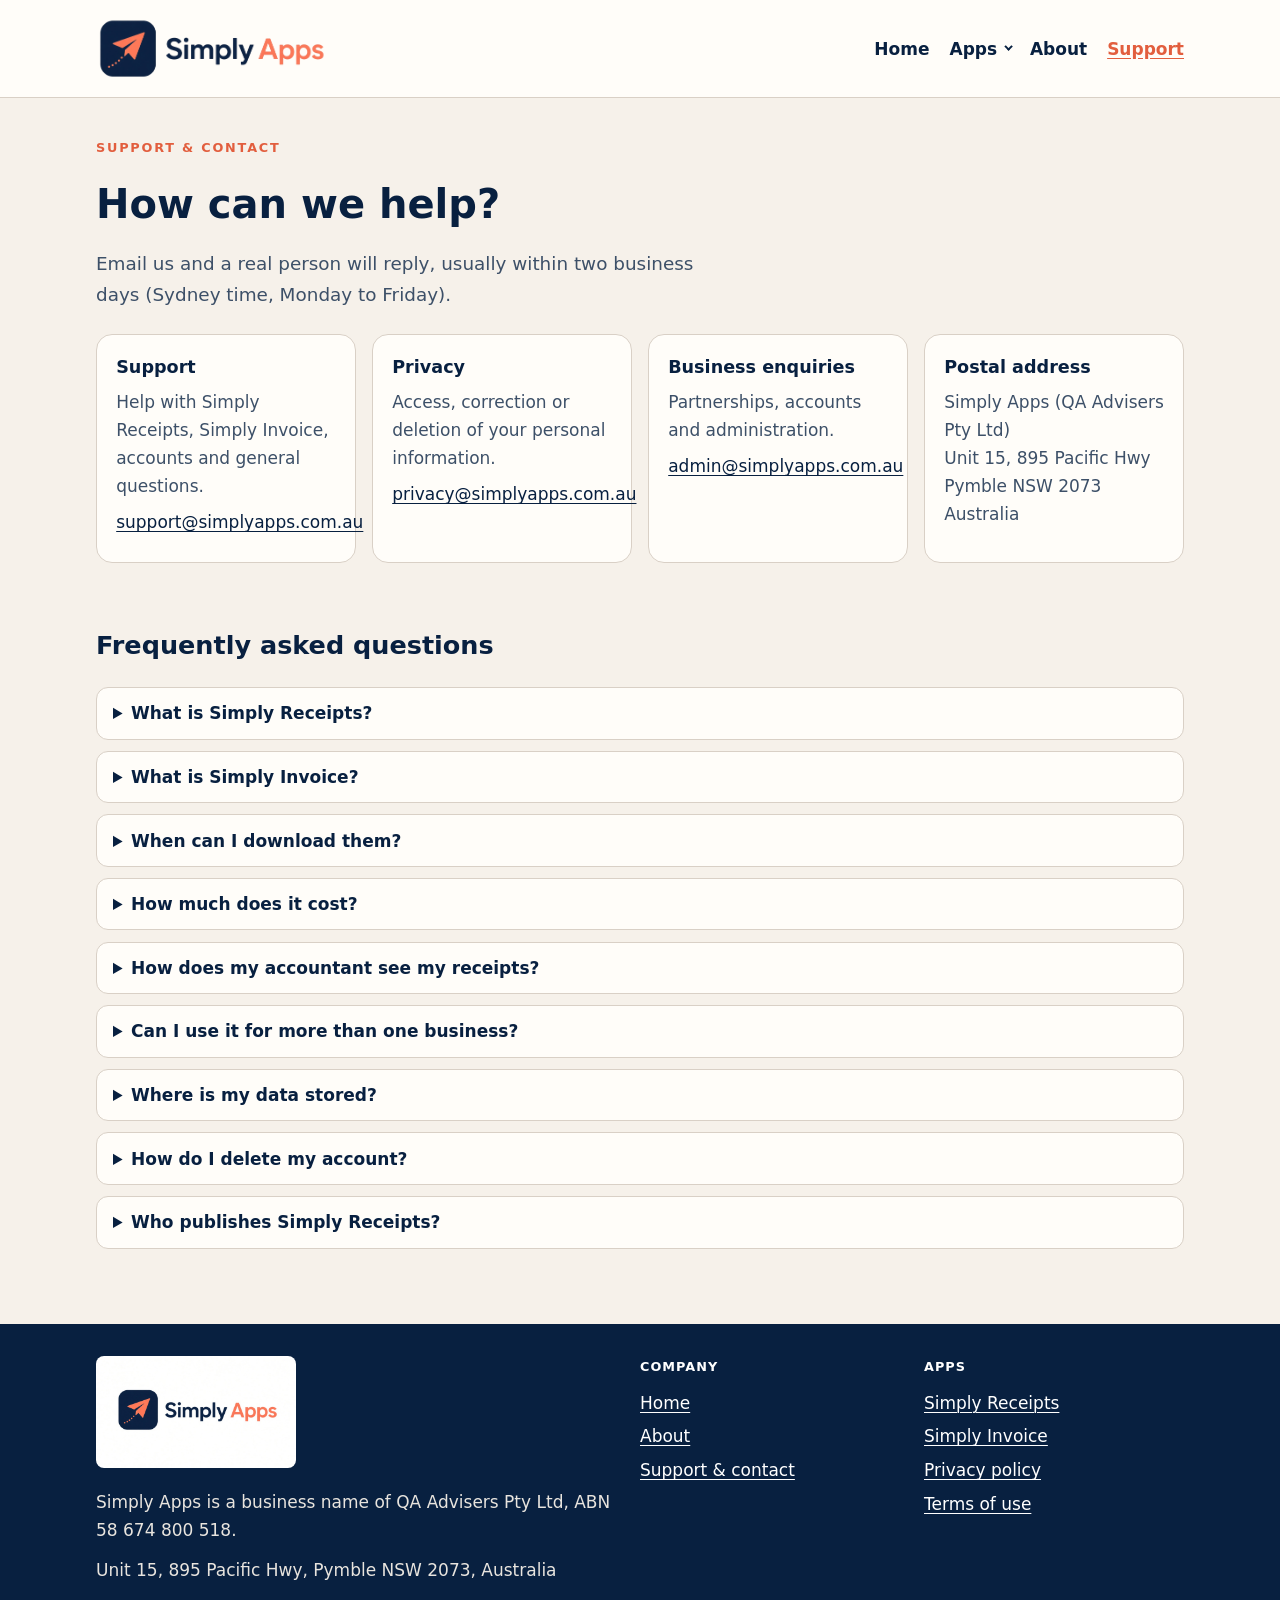
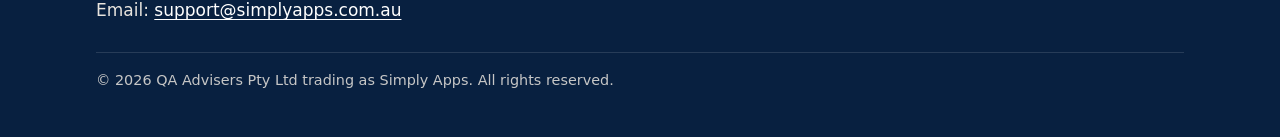
<file: support/index.html>
<!DOCTYPE html>
<html lang="en-AU">
<head>
  <meta charset="utf-8">
  <meta name="viewport" content="width=device-width, initial-scale=1">
  <title>Support and contact | Simply Apps</title>
  <meta name="description" content="Contact Simply Apps and get help with Simply Receipts and Simply Invoice. Email support@simplyapps.com.au. Frequently asked questions.">
  <link rel="canonical" href="https://simplyapps.com.au/support/">
  <link rel="icon" href="/assets/favicon.ico" sizes="any">
  <link rel="icon" href="/assets/favicon-32.png" type="image/png" sizes="32x32">
  <link rel="apple-touch-icon" href="/assets/apple-touch-icon.png">
  <meta property="og:title" content="Support and contact | Simply Apps">
  <meta property="og:description" content="Contact Simply Apps and get help with Simply Receipts and Simply Invoice. Email support@simplyapps.com.au. Frequently asked questions.">
  <meta property="og:image" content="https://simplyapps.com.au/assets/simply-apps-icon-512.png">
  <meta property="og:type" content="website">
  <meta property="og:site_name" content="Simply Apps">
  <link rel="stylesheet" href="/css/styles.css">
</head>
<body>
  <a class="skip-link" href="#main">Skip to content</a>
  <header class="site-header">
    <div class="wrap header-inner">
      <a class="logo" href="/">
        <img src="/assets/simply-apps-logo-transparent.png" width="280" height="79" alt="Simply Apps">
      </a>
      <nav aria-label="Primary">
        <ul>
          <li><a href="/">Home</a></li>
          <li class="nav-dropdown">
            <button type="button" class="nav-dropdown-toggle" aria-expanded="false" aria-haspopup="true" aria-controls="nav-apps-menu" id="nav-apps-button">Apps <span class="nav-dropdown-caret" aria-hidden="true"></span></button>
            <ul class="nav-dropdown-menu" id="nav-apps-menu">
              <li>
                <a href="/simply-receipts/">
                  <span class="nav-item-title">Simply Receipts</span>
                  <span class="nav-item-sub">Receipt keeper for Australian businesses</span>
                </a>
              </li>
              <li>
                <a href="/simply-invoice/">
                  <span class="nav-item-title">Simply Invoice <span class="nav-soon">Coming soon</span></span>
                  <span class="nav-item-sub">GST-ready invoicing for sole traders</span>
                </a>
              </li>
            </ul>
          </li>
          <li><a href="/about/">About</a></li>
          <li><a href="/support/" aria-current="page">Support</a></li>
        </ul>
      </nav>
    </div>
  </header>
  <main id="main">
    <div class="wrap page-head">
      <p class="kicker">Support &amp; contact</p>
      <h1>How can we help?</h1>
      <p class="lede">Email us and a real person will reply, usually within two business days (Sydney time, Monday to Friday).</p>
    </div>
    <div class="wrap">
      <div class="card-grid">
        <div class="card"><h3>Support</h3><p>Help with Simply Receipts, Simply Invoice, accounts and general questions.</p><p><a href="mailto:support@simplyapps.com.au">support@simplyapps.com.au</a></p></div>
        <div class="card"><h3>Privacy</h3><p>Access, correction or deletion of your personal information.</p><p><a href="mailto:privacy@simplyapps.com.au">privacy@simplyapps.com.au</a></p></div>
        <div class="card"><h3>Business enquiries</h3><p>Partnerships, accounts and administration.</p><p><a href="mailto:admin@simplyapps.com.au">admin@simplyapps.com.au</a></p></div>
        <div class="card"><h3>Postal address</h3><p>Simply Apps (QA Advisers Pty Ltd)<br>Unit 15, 895 Pacific Hwy<br>Pymble NSW 2073<br>Australia</p></div>
      </div>
    </div>
    <div class="wrap faq" style="padding: 2.5rem 0 3rem;">
      <h2>Frequently asked questions</h2>
      <details>
        <summary>What is Simply Receipts?</summary>
        <p>Simply Receipts is a receipt keeper. You photograph a receipt, and Simply Receipts detects the total and merchant automatically, then saves and names the file for you (for example <code>0001-$42.50-Bunnings</code>) in a monthly folder. You can keep more than one company, download receipts in bulk on the web, and share a month with your accountant. <a href="/simply-receipts/">More about the app</a>.</p>
      </details>
      <details>
        <summary>What is Simply Invoice?</summary>
        <p>Simply Invoice is a simple invoicing app for Australian sole traders and small businesses. It is being built so you can create and send GST-ready invoices in seconds, keep track of paid and unpaid invoices, and export a record for your accountant. It is coming soon to iOS, Android and the web. <a href="/simply-invoice/">More about the app</a>.</p>
      </details>
      <details>
        <summary>When can I download them?</summary>
        <p>Simply Receipts and Simply Invoice are coming soon to the App Store, Google Play and the web. They are not available to download yet, and this site will be updated when each app launches.</p>
      </details>
      <details>
        <summary>How much does it cost?</summary>
        <p>Each new account gets its first 10 receipts free. After that, you choose a monthly or yearly plan. Plan prices will be shown in the app at launch.</p>
      </details>
      <details>
        <summary>How does my accountant see my receipts?</summary>
        <p>You create a share link for a company and month and send it to your accountant. They open it in any web browser to view or download receipts, or download the whole month as a ZIP file. They do not need the app or an account. You can revoke a link at any time, and links expire automatically.</p>
      </details>
      <details>
        <summary>Can I use it for more than one business?</summary>
        <p>Yes. One account can hold several companies, and each company has its own monthly folders and share links.</p>
      </details>
      <details>
        <summary>Where is my data stored?</summary>
        <p>Account data and receipt photos are stored in Sydney, Australia (Amazon Web Services region ap-southeast-2) using Supabase. Receipt text is read with Amazon Textract in the same Sydney region. See the <a href="/simply-receipts/privacy/">privacy policy</a> for details.</p>
      </details>
      <details>
        <summary>How do I delete my account?</summary>
        <p>Email <a href="mailto:privacy@simplyapps.com.au">privacy@simplyapps.com.au</a> from the address on your account, or use the in-app deletion option once it is available. We will confirm when your account and associated personal information have been deleted, or explain if something must be kept for a legal reason.</p>
      </details>
      <details>
        <summary>Who publishes Simply Receipts?</summary>
        <p>Simply Receipts is published by Simply Apps, a business name of QA Advisers Pty Ltd (ABN 58 674 800 518), Pymble NSW. See <a href="/about/">About us</a>.</p>
      </details>
    </div>
  </main>
  <footer class="site-footer">
    <div class="wrap footer-grid">
      <div>
        <p><img src="/assets/simply-apps-logo-white.png" width="200" height="56" alt="Simply Apps"></p>
        <p>Simply Apps is a business name of QA Advisers Pty Ltd, ABN 58 674 800 518.</p>
        <p>Unit 15, 895 Pacific Hwy, Pymble NSW 2073, Australia</p>
        <p>Email: <a href="mailto:support@simplyapps.com.au">support@simplyapps.com.au</a></p>
      </div>
      <div>
        <p class="footer-head">Company</p>
        <p class="footer-links stack">
          <a href="/">Home</a>
          <a href="/about/">About</a>
          <a href="/support/">Support &amp; contact</a>
        </p>
      </div>
      <div>
        <p class="footer-head">Apps</p>
        <p class="footer-links stack">
          <a href="/simply-receipts/">Simply Receipts</a>
          <a href="/simply-invoice/">Simply Invoice</a>
          <a href="/simply-receipts/privacy/">Privacy policy</a>
          <a href="/terms/">Terms of use</a>
        </p>
      </div>
    </div>
    <div class="wrap"><p class="copyright">&copy; 2026 QA Advisers Pty Ltd trading as Simply Apps. All rights reserved.</p></div>
  </footer>
  <script src="/js/nav.js" defer></script>
</body>
</html>
</file>
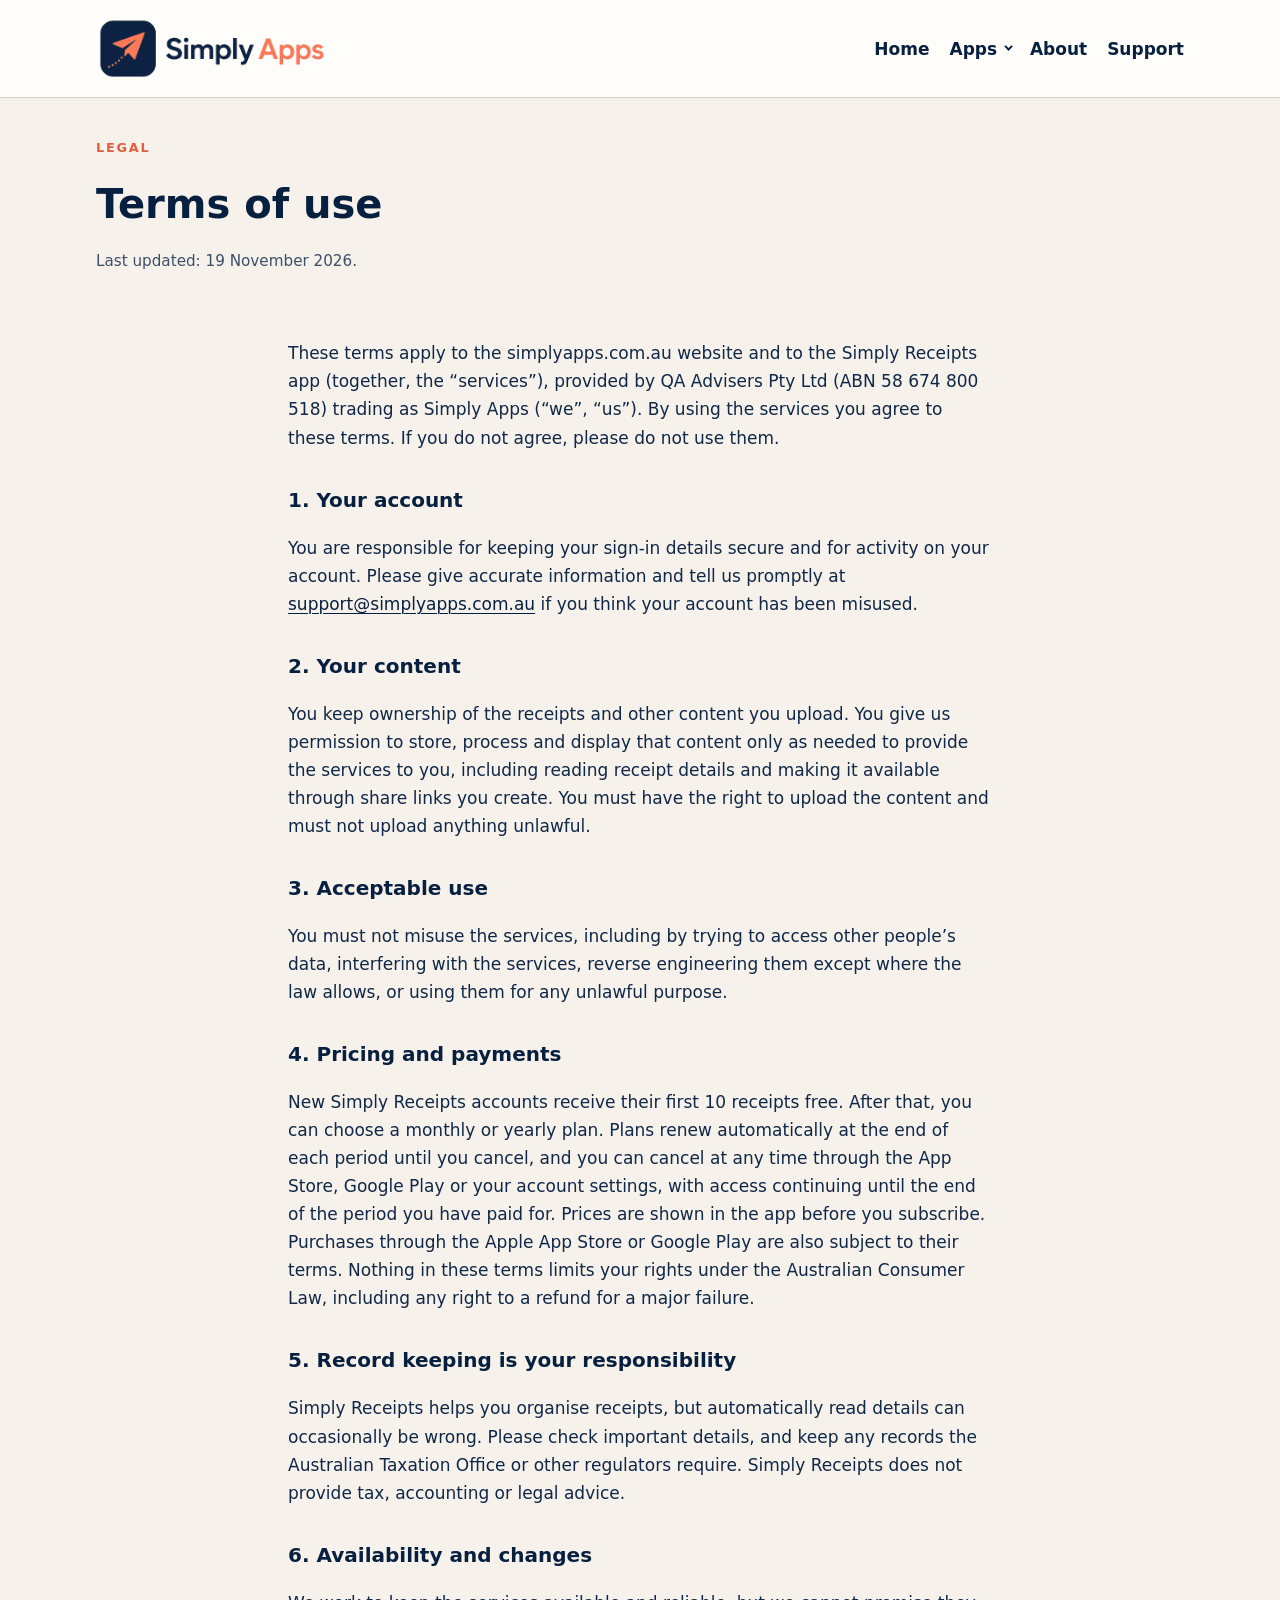
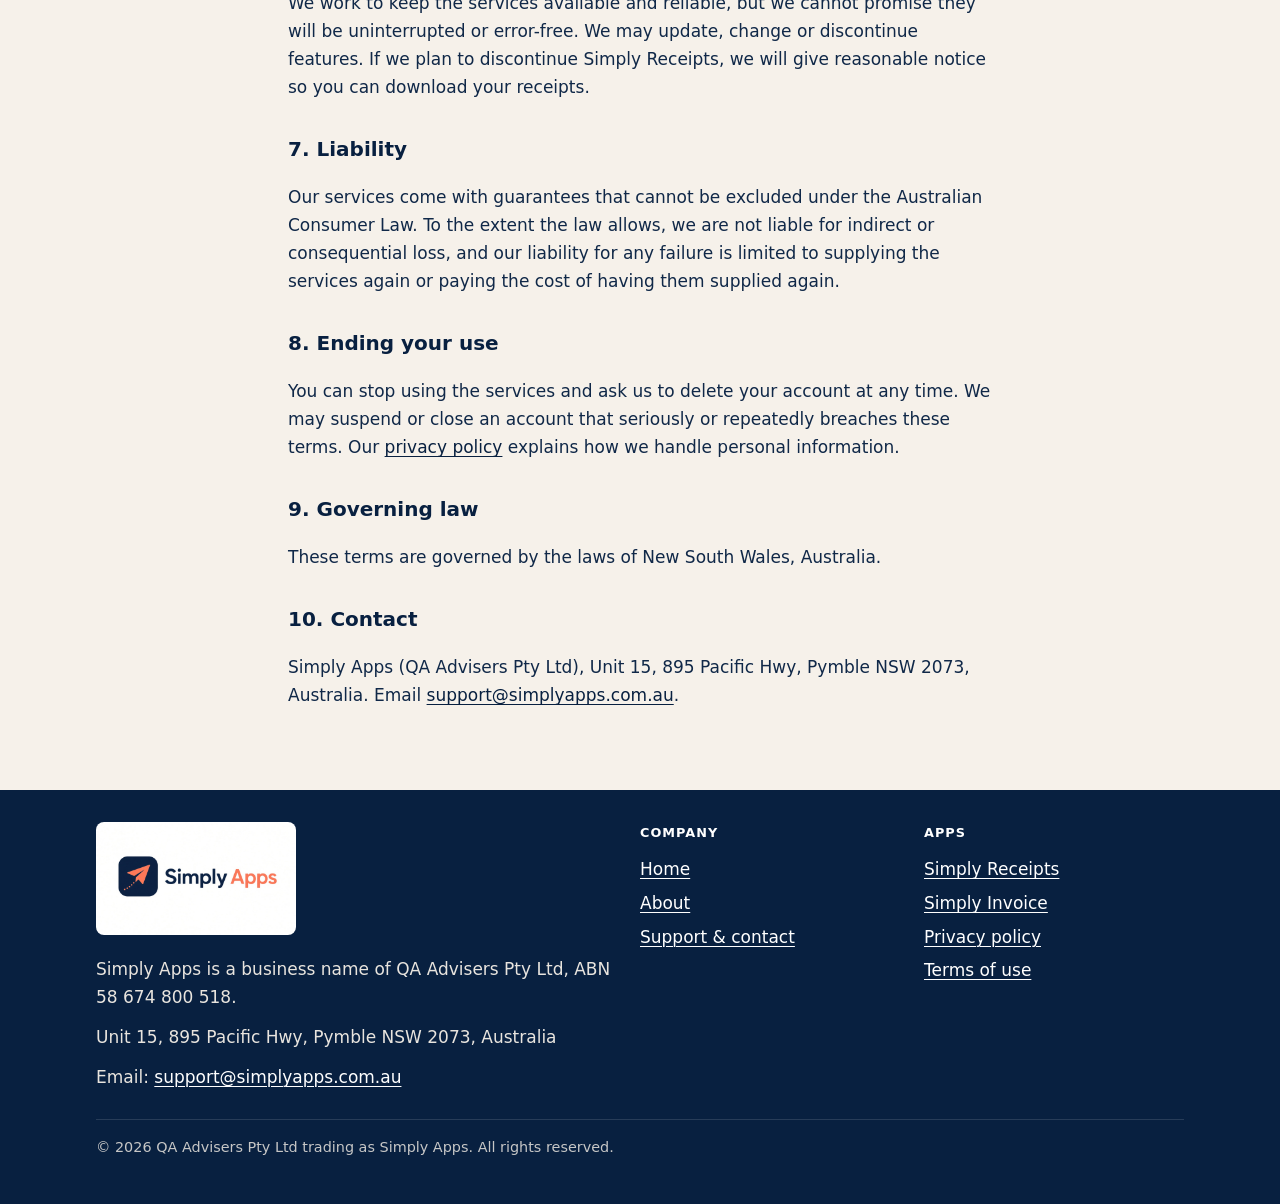
<file: terms/index.html>
<!DOCTYPE html>
<html lang="en-AU">
<head>
  <meta charset="utf-8">
  <meta name="viewport" content="width=device-width, initial-scale=1">
  <title>Terms of use | Simply Apps</title>
  <meta name="description" content="Terms of use for the Simply Apps website and the Simply Receipts app, provided by QA Advisers Pty Ltd trading as Simply Apps.">
  <link rel="canonical" href="https://simplyapps.com.au/terms/">
  <link rel="icon" href="/assets/favicon.ico" sizes="any">
  <link rel="icon" href="/assets/favicon-32.png" type="image/png" sizes="32x32">
  <link rel="apple-touch-icon" href="/assets/apple-touch-icon.png">
  <meta property="og:title" content="Terms of use | Simply Apps">
  <meta property="og:description" content="Terms of use for the Simply Apps website and the Simply Receipts app, provided by QA Advisers Pty Ltd trading as Simply Apps.">
  <meta property="og:image" content="https://simplyapps.com.au/assets/simply-apps-icon-512.png">
  <meta property="og:type" content="website">
  <meta property="og:site_name" content="Simply Apps">
  <link rel="stylesheet" href="/css/styles.css">
</head>
<body>
  <a class="skip-link" href="#main">Skip to content</a>
  <header class="site-header">
    <div class="wrap header-inner">
      <a class="logo" href="/">
        <img src="/assets/simply-apps-logo-transparent.png" width="280" height="79" alt="Simply Apps">
      </a>
      <nav aria-label="Primary">
        <ul>
          <li><a href="/">Home</a></li>
          <li class="nav-dropdown">
            <button type="button" class="nav-dropdown-toggle" aria-expanded="false" aria-haspopup="true" aria-controls="nav-apps-menu" id="nav-apps-button">Apps <span class="nav-dropdown-caret" aria-hidden="true"></span></button>
            <ul class="nav-dropdown-menu" id="nav-apps-menu">
              <li>
                <a href="/simply-receipts/">
                  <span class="nav-item-title">Simply Receipts</span>
                  <span class="nav-item-sub">Receipt keeper for Australian businesses</span>
                </a>
              </li>
              <li>
                <a href="/simply-invoice/">
                  <span class="nav-item-title">Simply Invoice <span class="nav-soon">Coming soon</span></span>
                  <span class="nav-item-sub">GST-ready invoicing for sole traders</span>
                </a>
              </li>
            </ul>
          </li>
          <li><a href="/about/">About</a></li>
          <li><a href="/support/">Support</a></li>
        </ul>
      </nav>
    </div>
  </header>
  <main id="main">
    <div class="wrap page-head">
      <p class="kicker">Legal</p>
      <h1>Terms of use</h1>
      <p class="updated">Last updated: 19 November 2026.</p>
    </div>
    <div class="wrap prose">
      <p>These terms apply to the simplyapps.com.au website and to the Simply Receipts app (together, the &ldquo;services&rdquo;), provided by QA Advisers Pty Ltd (ABN 58 674 800 518) trading as Simply Apps (&ldquo;we&rdquo;, &ldquo;us&rdquo;). By using the services you agree to these terms. If you do not agree, please do not use them.</p>

      <h2>1. Your account</h2>
      <p>You are responsible for keeping your sign-in details secure and for activity on your account. Please give accurate information and tell us promptly at <a href="mailto:support@simplyapps.com.au">support@simplyapps.com.au</a> if you think your account has been misused.</p>

      <h2>2. Your content</h2>
      <p>You keep ownership of the receipts and other content you upload. You give us permission to store, process and display that content only as needed to provide the services to you, including reading receipt details and making it available through share links you create. You must have the right to upload the content and must not upload anything unlawful.</p>

      <h2>3. Acceptable use</h2>
      <p>You must not misuse the services, including by trying to access other people&rsquo;s data, interfering with the services, reverse engineering them except where the law allows, or using them for any unlawful purpose.</p>

      <h2>4. Pricing and payments</h2>
      <p>New Simply Receipts accounts receive their first 10 receipts free. After that, you can choose a monthly or yearly plan. Plans renew automatically at the end of each period until you cancel, and you can cancel at any time through the App Store, Google Play or your account settings, with access continuing until the end of the period you have paid for. Prices are shown in the app before you subscribe. Purchases through the Apple App Store or Google Play are also subject to their terms. Nothing in these terms limits your rights under the Australian Consumer Law, including any right to a refund for a major failure.</p>

      <h2>5. Record keeping is your responsibility</h2>
      <p>Simply Receipts helps you organise receipts, but automatically read details can occasionally be wrong. Please check important details, and keep any records the Australian Taxation Office or other regulators require. Simply Receipts does not provide tax, accounting or legal advice.</p>

      <h2>6. Availability and changes</h2>
      <p>We work to keep the services available and reliable, but we cannot promise they will be uninterrupted or error-free. We may update, change or discontinue features. If we plan to discontinue Simply Receipts, we will give reasonable notice so you can download your receipts.</p>

      <h2>7. Liability</h2>
      <p>Our services come with guarantees that cannot be excluded under the Australian Consumer Law. To the extent the law allows, we are not liable for indirect or consequential loss, and our liability for any failure is limited to supplying the services again or paying the cost of having them supplied again.</p>

      <h2>8. Ending your use</h2>
      <p>You can stop using the services and ask us to delete your account at any time. We may suspend or close an account that seriously or repeatedly breaches these terms. Our <a href="/simply-receipts/privacy/">privacy policy</a> explains how we handle personal information.</p>

      <h2>9. Governing law</h2>
      <p>These terms are governed by the laws of New South Wales, Australia.</p>

      <h2>10. Contact</h2>
      <p>Simply Apps (QA Advisers Pty Ltd), Unit 15, 895 Pacific Hwy, Pymble NSW 2073, Australia. Email <a href="mailto:support@simplyapps.com.au">support@simplyapps.com.au</a>.</p>
    </div>
  </main>
  <footer class="site-footer">
    <div class="wrap footer-grid">
      <div>
        <p><img src="/assets/simply-apps-logo-white.png" width="200" height="56" alt="Simply Apps"></p>
        <p>Simply Apps is a business name of QA Advisers Pty Ltd, ABN 58 674 800 518.</p>
        <p>Unit 15, 895 Pacific Hwy, Pymble NSW 2073, Australia</p>
        <p>Email: <a href="mailto:support@simplyapps.com.au">support@simplyapps.com.au</a></p>
      </div>
      <div>
        <p class="footer-head">Company</p>
        <p class="footer-links stack">
          <a href="/">Home</a>
          <a href="/about/">About</a>
          <a href="/support/">Support &amp; contact</a>
        </p>
      </div>
      <div>
        <p class="footer-head">Apps</p>
        <p class="footer-links stack">
          <a href="/simply-receipts/">Simply Receipts</a>
          <a href="/simply-invoice/">Simply Invoice</a>
          <a href="/simply-receipts/privacy/">Privacy policy</a>
          <a href="/terms/">Terms of use</a>
        </p>
      </div>
    </div>
    <div class="wrap"><p class="copyright">&copy; 2026 QA Advisers Pty Ltd trading as Simply Apps. All rights reserved.</p></div>
  </footer>
  <script src="/js/nav.js" defer></script>
</body>
</html>
</file>
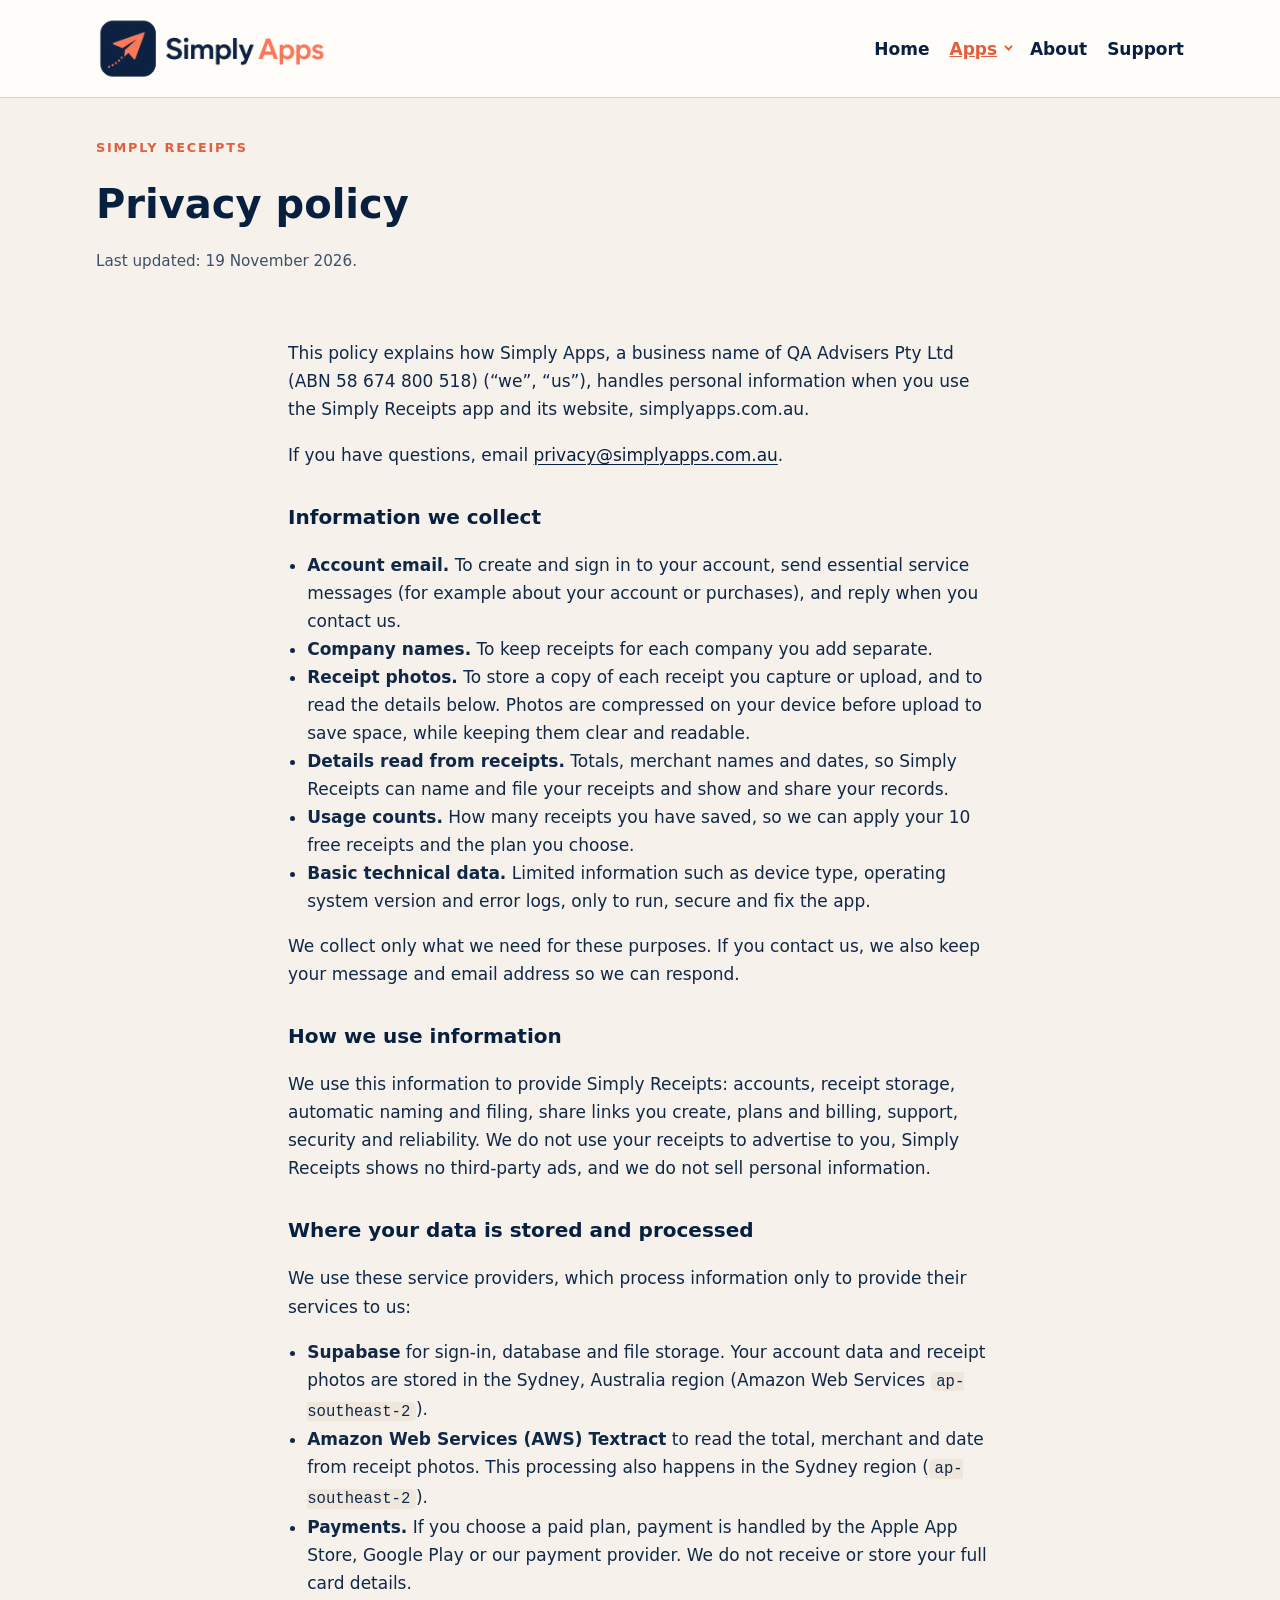
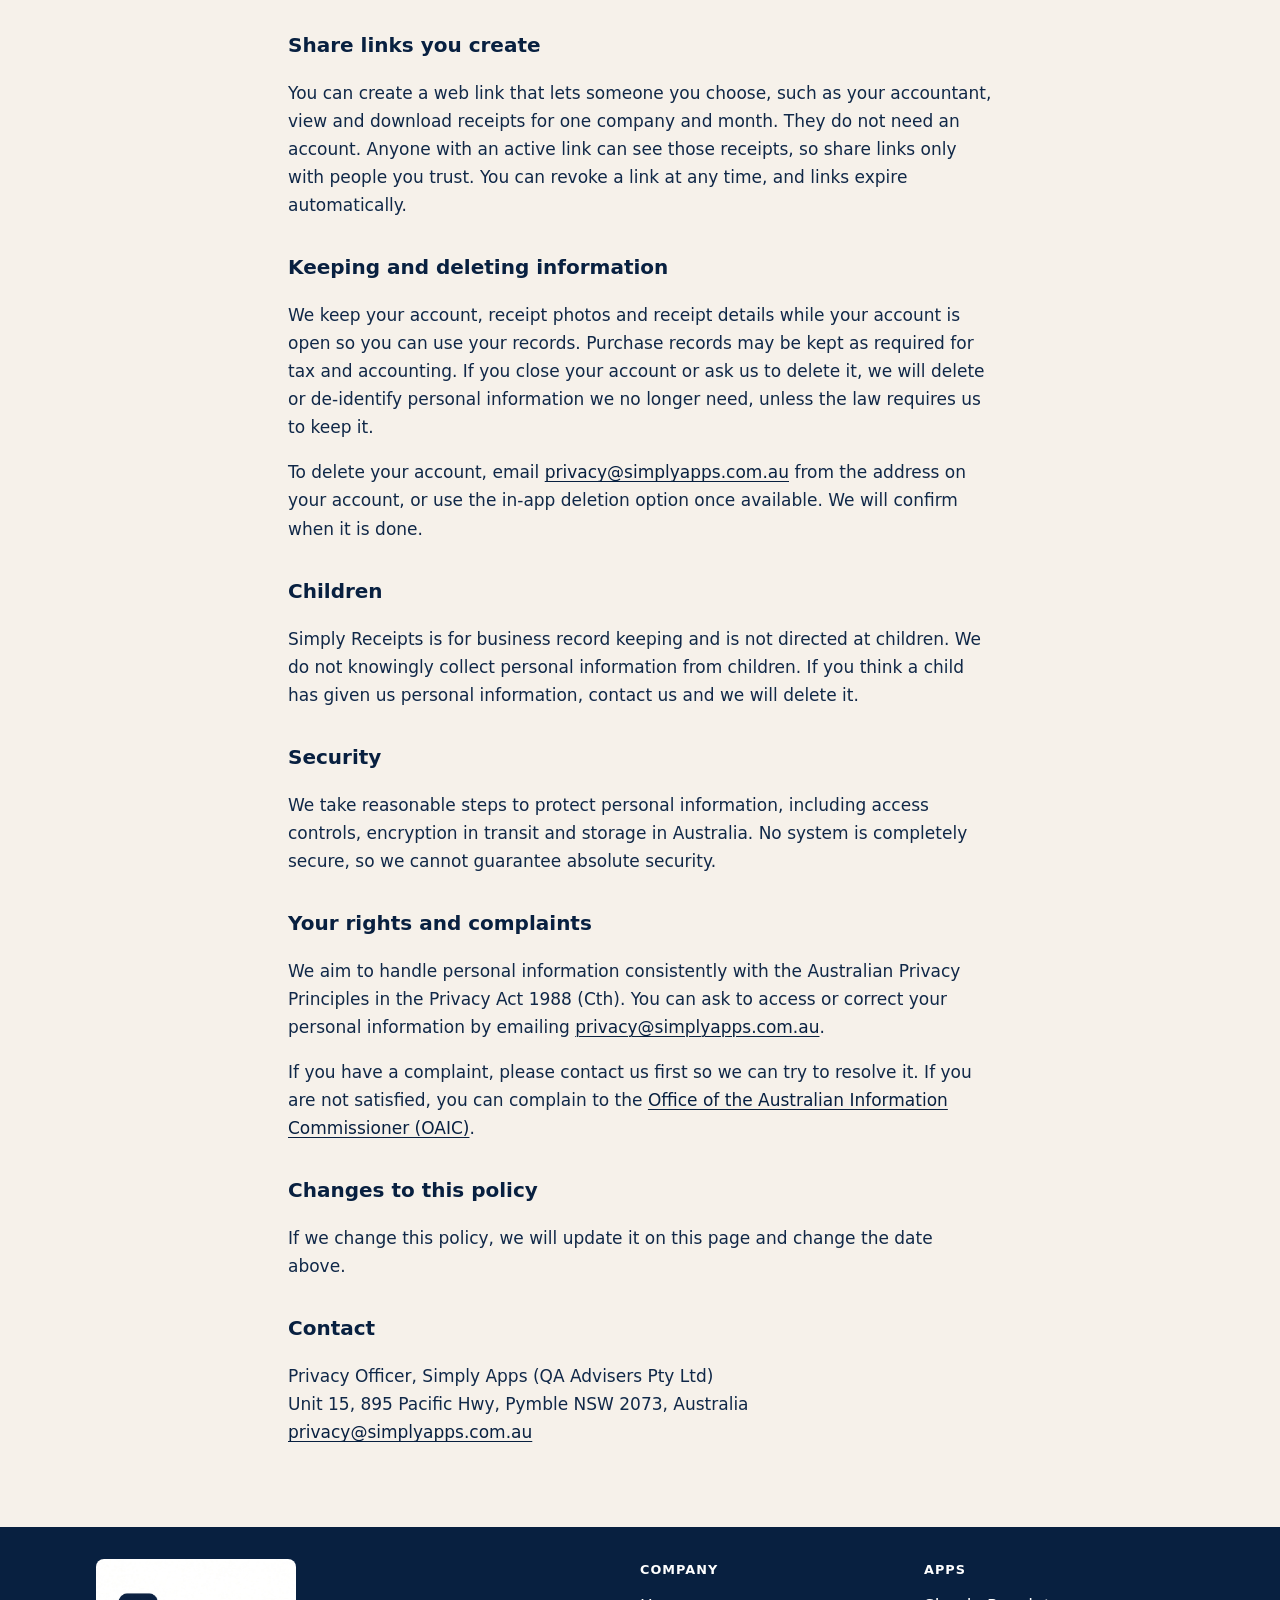
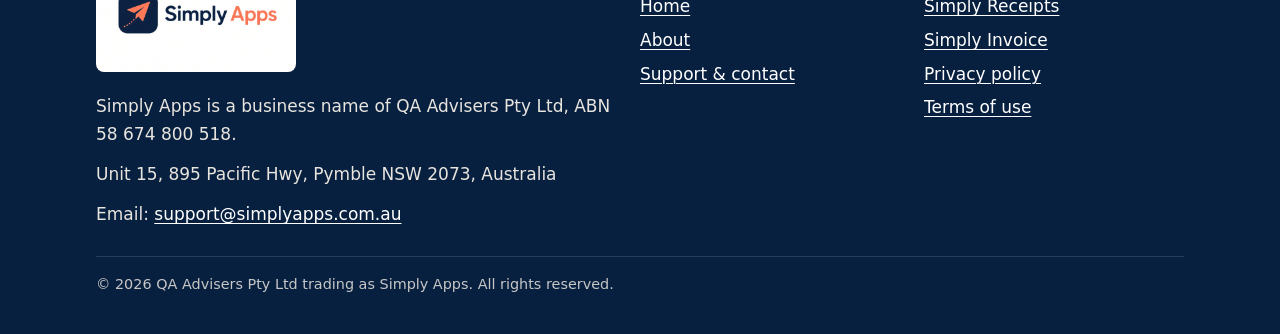
<file: rk/privacy/index.html>
<!DOCTYPE html>
<html lang="en-AU">
<head>
  <meta charset="utf-8">
  <meta name="viewport" content="width=device-width, initial-scale=1">
  <title>The Simply Receipts privacy policy has moved | Simply Apps</title>
  <link rel="canonical" href="https://simplyapps.com.au/simply-receipts/privacy/">
  <meta http-equiv="refresh" content="0; url=/simply-receipts/privacy/">
  <meta name="robots" content="noindex">
  <link rel="stylesheet" href="/css/styles.css">
</head>
<body>
  <main id="main">
    <div class="wrap page-head">
      <h1>The Simply Receipts privacy policy has moved</h1>
      <p class="lede">This page is now at <a href="/simply-receipts/privacy/">simplyapps.com.au/simply-receipts/privacy/</a>. If you are not taken there automatically, follow the link.</p>
    </div>
  </main>
  <script>location.replace("/simply-receipts/privacy/" + location.hash);</script>
</body>
</html>
</file>
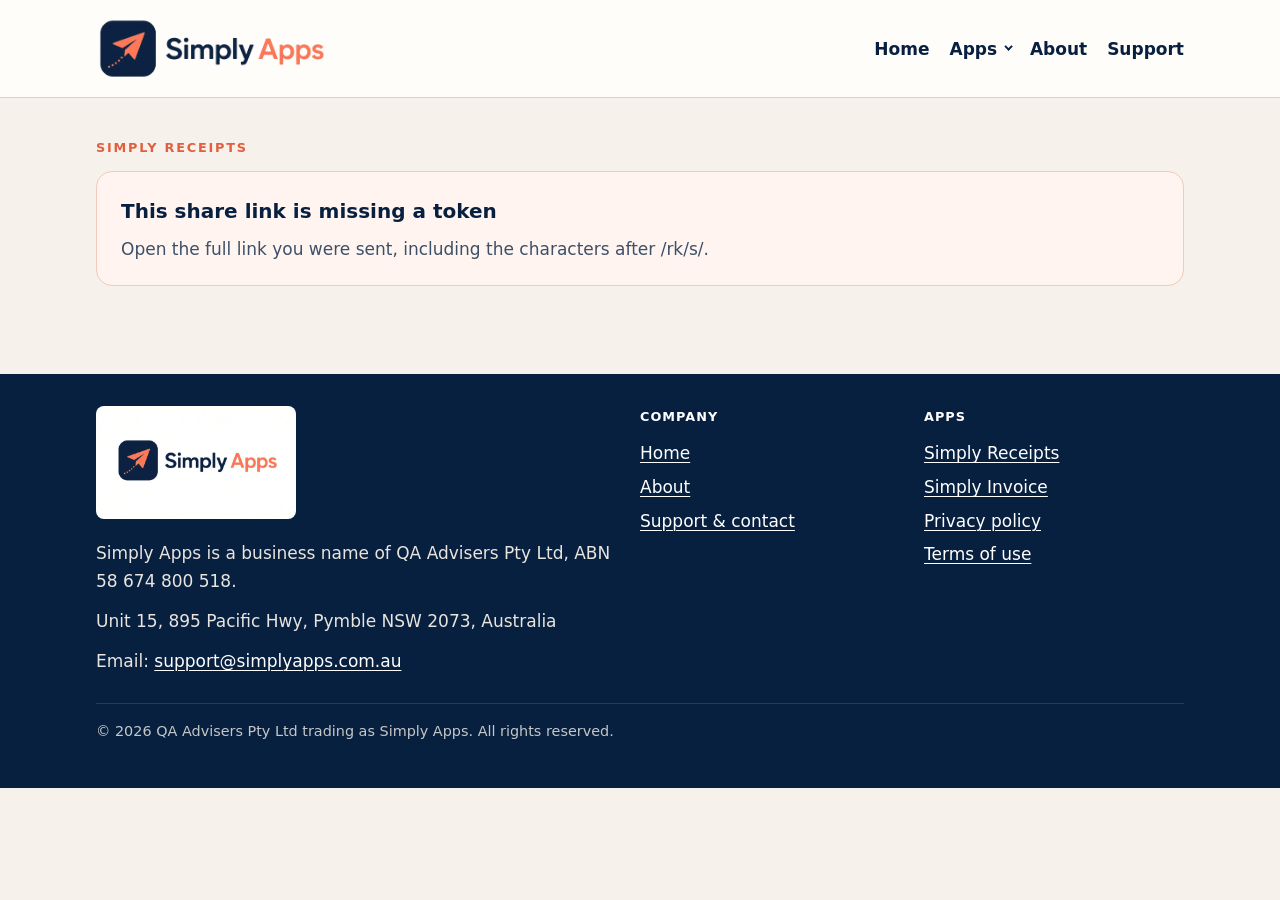
<file: rk/share/index.html>
<!DOCTYPE html>
<html lang="en-AU">
<head>
  <meta charset="utf-8">
  <meta name="viewport" content="width=device-width, initial-scale=1">
  <title>Shared receipts | Simply Receipts</title>
  <meta name="description" content="A read-only Simply Receipts share. You do not need an account to view or download these receipts.">
  <meta name="robots" content="noindex, nofollow">
  <meta name="referrer" content="no-referrer">
  <link rel="icon" href="/assets/favicon.ico" sizes="any">
  <link rel="icon" href="/assets/favicon-32.png" type="image/png" sizes="32x32">
  <link rel="apple-touch-icon" href="/assets/apple-touch-icon.png">
  <meta property="og:title" content="Shared receipts | Simply Receipts">
  <meta property="og:description" content="A read-only Simply Receipts share. You do not need an account to view or download these receipts.">
  <meta property="og:image" content="https://simplyapps.com.au/assets/simply-apps-icon-512.png">
  <meta property="og:type" content="website">
  <meta property="og:site_name" content="Simply Apps">
  <link rel="stylesheet" href="/css/styles.css">
  <style>
    .share-page { padding-bottom: 3rem; }
    .share-status, .share-error {
      background: var(--paper-card);
      border: 1px solid var(--line);
      border-radius: 1rem;
      padding: 1.4rem 1.5rem;
      margin: 0 0 1.5rem;
    }
    .share-error { border-color: #f0cbbd; background: #fff4ef; }
    .share-error h2, .share-status h2 { margin: 0 0 0.45rem; font-size: 1.25rem; }
    .share-error p, .share-status p { margin: 0; color: var(--muted); }
    .share-spinner {
      display: inline-block;
      width: 1.1rem;
      height: 1.1rem;
      margin-right: 0.55rem;
      border: 2px solid var(--line);
      border-top-color: var(--coral);
      border-radius: 50%;
      vertical-align: -0.15rem;
      animation: share-spin 0.7s linear infinite;
    }
    @keyframes share-spin { to { transform: rotate(360deg); } }
    .share-card {
      background: var(--paper-card);
      border: 1px solid var(--line);
      border-radius: 1rem;
      padding: 1.3rem 1.4rem 1.4rem;
      box-shadow: 0 1px 0 rgba(8, 32, 64, 0.04);
      margin: 0 0 1.25rem;
    }
    .share-card .kicker { margin-bottom: 0.45rem; }
    .share-card h1 { margin: 0 0 0.35rem; font-size: clamp(1.6rem, 4vw, 2.1rem); }
    .share-summary { margin: 0 0 1rem; color: var(--muted); }
    .share-stats {
      display: grid;
      gap: 0.75rem;
      grid-template-columns: repeat(auto-fit, minmax(9.5rem, 1fr));
      margin: 0 0 1.15rem;
    }
    .share-stat {
      background: var(--paper);
      border-radius: 0.75rem;
      padding: 0.7rem 0.85rem;
    }
    .share-stat .label {
      display: block;
      font-size: 0.75rem;
      font-weight: 700;
      letter-spacing: 0.08em;
      text-transform: uppercase;
      color: var(--muted);
      margin-bottom: 0.15rem;
    }
    .share-stat .value { font-weight: 700; color: var(--navy); }
    .share-actions { display: flex; flex-wrap: wrap; gap: 0.75rem; align-items: center; }
    .share-actions .button { border: 0; cursor: pointer; font: inherit; }
    .share-actions .button[disabled] { opacity: 0.65; cursor: wait; }
    .share-note { margin: 0.85rem 0 0; font-size: 0.92rem; color: var(--muted); }
    .share-month { margin: 1.6rem 0 0.7rem; font-size: 1.2rem; }
    .share-grid {
      display: grid;
      gap: 1rem;
      grid-template-columns: repeat(auto-fill, minmax(15rem, 1fr));
    }
    .share-receipt {
      display: flex;
      flex-direction: column;
      text-align: left;
      background: var(--paper-card);
      border: 1px solid var(--line);
      border-radius: 1rem;
      overflow: hidden;
      padding: 0;
      cursor: pointer;
      color: inherit;
      font: inherit;
      width: 100%;
    }
    .share-receipt:hover { border-color: var(--coral); color: inherit; }
    .share-thumb {
      display: block;
      width: 100%;
      height: 12.5rem;
      object-fit: cover;
      background: #efe7dc;
    }
    .share-thumb-fallback {
      display: grid;
      place-items: center;
      height: 12.5rem;
      background: #efe7dc;
      color: var(--muted);
      font-size: 0.9rem;
    }
    .share-receipt-body { padding: 0.85rem 1rem 1rem; }
    .share-receipt-name { margin: 0 0 0.25rem; font-weight: 700; color: var(--navy); word-break: break-word; }
    .share-receipt-meta { margin: 0; color: var(--muted); font-size: 0.95rem; }
    .share-lightbox[hidden] { display: none; }
    .share-lightbox {
      position: fixed;
      inset: 0;
      z-index: 40;
      background: rgba(8, 32, 64, 0.82);
      display: grid;
      place-items: center;
      padding: 1rem;
    }
    .share-lightbox-dialog {
      width: min(100%, 56rem);
      max-height: calc(100vh - 2rem);
      overflow: auto;
      background: var(--paper-card);
      border-radius: 1rem;
      padding: 1rem 1rem 1.2rem;
      position: relative;
    }
    .share-lightbox-tools {
      display: flex;
      flex-wrap: wrap;
      gap: 0.5rem;
      justify-content: flex-end;
      margin: 0 0 0.75rem;
    }
    .share-lightbox-tools button,
    .share-lightbox-tools a.button {
      font: inherit;
      cursor: pointer;
    }
    .share-lightbox-image-wrap {
      background: #1a1a1a;
      border-radius: 0.75rem;
      overflow: auto;
      max-height: min(70vh, 46rem);
      text-align: center;
    }
    .share-lightbox-image-wrap img {
      display: block;
      margin: 0 auto;
      max-width: 100%;
      height: auto;
      cursor: zoom-in;
    }
    .share-lightbox-image-wrap.is-zoomed img {
      max-width: none;
      width: 160%;
      cursor: zoom-out;
    }
    .share-lightbox-meta { margin: 0.9rem 0 0; }
    .share-lightbox-meta h2 { margin: 0 0 0.3rem; font-size: 1.15rem; word-break: break-word; }
    .share-lightbox-meta p { margin: 0; color: var(--muted); }
    .share-zip-msg { margin: 0.65rem 0 0; color: var(--muted); font-size: 0.95rem; }
    .share-zip-msg.is-error { color: #9b2c1a; }

    .share-month-picker {
      margin-top: 1.2rem;
      padding-top: 1.15rem;
      border-top: 1px solid var(--line);
    }
    .share-month-picker h2 {
      margin: 0 0 0.3rem;
      font-size: 1.08rem;
    }
    .share-picker-hint {
      margin: 0 0 0.75rem;
      color: var(--muted);
      font-size: 0.92rem;
    }
    .share-month-tools {
      display: flex;
      flex-wrap: wrap;
      gap: 0.5rem;
      margin: 0 0 0.7rem;
    }
    .share-month-tools .button {
      border-width: 1px;
      padding: 0.4rem 0.85rem;
      font-size: 0.9rem;
    }
    .share-month-list {
      list-style: none;
      margin: 0 0 0.9rem;
      padding: 0;
      display: grid;
      gap: 0.4rem;
    }
    .share-month-item {
      display: grid;
      grid-template-columns: auto 1fr auto;
      gap: 0.7rem;
      align-items: center;
      background: var(--paper);
      border: 1px solid transparent;
      border-radius: 0.75rem;
      padding: 0.7rem 0.85rem;
      cursor: pointer;
    }
    .share-month-item:hover { border-color: var(--line); }
    .share-month-item:has(input:focus-visible) {
      outline: 3px solid var(--coral);
      outline-offset: 2px;
    }
    .share-month-item input {
      width: 1.15rem;
      height: 1.15rem;
      accent-color: var(--navy);
      margin: 0;
    }
    .share-month-name { font-weight: 700; color: var(--navy); }
    .share-month-meta {
      color: var(--muted);
      font-size: 0.92rem;
      text-align: right;
    }
    .share-month-picker .button[disabled] { opacity: 0.55; cursor: not-allowed; }
    .share-month-picker .button[disabled][data-busy="true"] { cursor: wait; }
  </style>
</head>
<body>
  <a class="skip-link" href="#main">Skip to content</a>
  <header class="site-header">
    <div class="wrap header-inner">
      <a class="logo" href="/">
        <img src="/assets/simply-apps-logo-transparent.png" width="280" height="79" alt="Simply Apps">
      </a>
      <nav aria-label="Primary">
        <ul>
          <li><a href="/">Home</a></li>
          <li class="nav-dropdown">
            <button type="button" class="nav-dropdown-toggle" aria-expanded="false" aria-haspopup="true" aria-controls="nav-apps-menu" id="nav-apps-button">Apps <span class="nav-dropdown-caret" aria-hidden="true"></span></button>
            <ul class="nav-dropdown-menu" id="nav-apps-menu">
              <li>
                <a href="/simply-receipts/">
                  <span class="nav-item-title">Simply Receipts</span>
                  <span class="nav-item-sub">Receipt keeper for Australian businesses</span>
                </a>
              </li>
              <li>
                <a href="/simply-invoice/">
                  <span class="nav-item-title">Simply Invoice <span class="nav-soon">Coming soon</span></span>
                  <span class="nav-item-sub">GST-ready invoicing for sole traders</span>
                </a>
              </li>
            </ul>
          </li>
          <li><a href="/about/">About</a></li>
          <li><a href="/support/">Support</a></li>
        </ul>
      </nav>
    </div>
  </header>
  <main id="main" class="share-page">
    <div class="wrap page-head" style="padding-bottom:0;">
      <p class="kicker">Simply Receipts</p>
    </div>
    <div class="wrap" id="share-root"></div>
  </main>
  <div class="share-lightbox" id="lightbox" hidden>
    <div class="share-lightbox-dialog" role="dialog" aria-modal="true" aria-labelledby="lightbox-title">
      <div class="share-lightbox-tools">
        <button type="button" class="button ghost" id="lightbox-zoom">Zoom in</button>
        <a class="button ghost" id="lightbox-open" href="#" target="_blank" rel="noopener noreferrer">Open in new tab</a>
        <button type="button" class="button ghost" id="lightbox-download">Download</button>
        <button type="button" class="button" id="lightbox-close">Close</button>
      </div>
      <div class="share-lightbox-image-wrap" id="lightbox-image-wrap"></div>
      <div class="share-lightbox-meta">
        <h2 id="lightbox-title"></h2>
        <p id="lightbox-details"></p>
      </div>
    </div>
  </div>
  <footer class="site-footer">
    <div class="wrap footer-grid">
      <div>
        <p><img src="/assets/simply-apps-logo-white.png" width="200" height="56" alt="Simply Apps"></p>
        <p>Simply Apps is a business name of QA Advisers Pty Ltd, ABN 58 674 800 518.</p>
        <p>Unit 15, 895 Pacific Hwy, Pymble NSW 2073, Australia</p>
        <p>Email: <a href="mailto:support@simplyapps.com.au">support@simplyapps.com.au</a></p>
      </div>
      <div>
        <p class="footer-head">Company</p>
        <p class="footer-links stack">
          <a href="/">Home</a>
          <a href="/about/">About</a>
          <a href="/support/">Support &amp; contact</a>
        </p>
      </div>
      <div>
        <p class="footer-head">Apps</p>
        <p class="footer-links stack">
          <a href="/simply-receipts/">Simply Receipts</a>
          <a href="/simply-invoice/">Simply Invoice</a>
          <a href="/simply-receipts/privacy/">Privacy policy</a>
          <a href="/terms/">Terms of use</a>
        </p>
      </div>
    </div>
    <div class="wrap"><p class="copyright">&copy; 2026 QA Advisers Pty Ltd trading as Simply Apps. All rights reserved.</p></div>
  </footer>
  <script>
    (function () {
      var SUPABASE_URL = "https://pfngwgzznfjgvlhhsjnz.supabase.co";
      var SUPABASE_ANON_KEY = "sb_publishable__W_91P9GzP5RpNG_l-lSlQ_8EAKDced";
      var root = document.getElementById("share-root");
      var lightbox = document.getElementById("lightbox");
      var lightboxWrap = document.getElementById("lightbox-image-wrap");
      var lightboxTitle = document.getElementById("lightbox-title");
      var lightboxDetails = document.getElementById("lightbox-details");
      var lightboxOpen = document.getElementById("lightbox-open");
      var lightboxZoom = document.getElementById("lightbox-zoom");
      var lightboxDownload = document.getElementById("lightbox-download");
      var lightboxClose = document.getElementById("lightbox-close");
      var lastFocus = null;
      var currentReceipt = null;
      var currentPayload = null;
      var currentToken = "";

      function el(tag, attrs, children) {
        var node = document.createElement(tag);
        if (attrs) {
          Object.keys(attrs).forEach(function (key) {
            var value = attrs[key];
            if (value == null || value === false) return;
            if (key === "className") node.className = value;
            else if (key === "text") node.textContent = value;
            else if (key === "htmlFor") node.htmlFor = value;
            else if (key.slice(0, 2) === "on" && typeof value === "function") node.addEventListener(key.slice(2).toLowerCase(), value);
            else node.setAttribute(key, value === true ? "" : String(value));
          });
        }
        (children || []).forEach(function (child) {
          if (child == null) return;
          node.appendChild(typeof child === "string" ? document.createTextNode(child) : child);
        });
        return node;
      }

      function clear(node) {
        while (node.firstChild) node.removeChild(node.firstChild);
      }

      function readToken() {
        var hash = (location.hash || "").replace(/^#/, "").trim();
        if (hash) {
          try { return decodeURIComponent(hash); } catch (e) { return hash; }
        }
        var params = new URLSearchParams(location.search);
        var query = params.get("t") || params.get("token");
        if (query) {
          try { history.replaceState(null, "", "/rk/share/#" + encodeURIComponent(query)); } catch (e) {}
          return query;
        }
        return "";
      }

      function monthLabel(yearMonth) {
        if (!/^\d{4}-\d{2}$/.test(yearMonth || "")) return yearMonth || "";
        var date = new Date(yearMonth + "-15T00:00:00Z");
        if (Number.isNaN(date.getTime())) return yearMonth;
        return new Intl.DateTimeFormat("en-AU", {
          month: "long",
          year: "numeric",
          timeZone: "UTC"
        }).format(date);
      }

      function formatDay(day) {
        if (!day) return "";
        var iso = String(day).slice(0, 10);
        if (!/^\d{4}-\d{2}-\d{2}$/.test(iso)) return "";
        var date = new Date(iso + "T00:00:00Z");
        if (Number.isNaN(date.getTime())) return "";
        return new Intl.DateTimeFormat("en-AU", {
          day: "numeric",
          month: "short",
          year: "numeric",
          timeZone: "UTC"
        }).format(date);
      }

      function formatExpiry(iso) {
        if (!iso) return "No expiry";
        var date = new Date(iso);
        if (Number.isNaN(date.getTime())) return "No expiry";
        return "Expires " + new Intl.DateTimeFormat("en-AU", {
          dateStyle: "medium",
          timeZone: "Australia/Sydney"
        }).format(date);
      }

      function formatMoney(value) {
        var amount = Number(value);
        if (!Number.isFinite(amount)) return "—";
        return new Intl.NumberFormat("en-AU", { style: "currency", currency: "AUD" }).format(amount);
      }

      function moneyNumber(value) {
        var amount = Number(value);
        return Number.isFinite(amount) ? amount : 0;
      }

      function safeFilename(name, fallback) {
        var cleaned = String(name || fallback || "receipt").replace(/[\/\\?%*:|"<>]/g, "-").replace(/\s+/g, " ").trim();
        return cleaned || fallback || "receipt";
      }

      function zipName(payload) {
        var company = safeFilename((payload.companyName || "receipts").replace(/\s+/g, "-"), "receipts");
        if (payload.scope === "folder" && payload.yearMonth) {
          return "Simply-Receipts-" + company + "-" + payload.yearMonth + ".zip";
        }
        if (payload.scope === "selection") {
          return "Simply-Receipts-" + company + "-selection.zip";
        }
        return "Simply-Receipts-" + company + "-all.zip";
      }

      function selectedZipName(payload, months) {
        var company = safeFilename((payload.companyName || "receipts").replace(/\s+/g, "-"), "receipts");
        var dated = months.filter(function (month) { return /^\d{4}-\d{2}$/.test(month); }).slice().sort();
        if (dated.length === 1 && dated.length === months.length) {
          return "Simply-Receipts-" + company + "-" + dated[0] + ".zip";
        }
        if (dated.length > 0 && dated.length <= 3 && dated.length === months.length) {
          return "Simply-Receipts-" + company + "-" + dated.join("_") + ".zip";
        }
        return "Simply-Receipts-" + company + "-selected-months.zip";
      }

      function monthShortLabel(yearMonth) {
        if (!yearMonth || yearMonth === "undated") return "Undated";
        if (!/^\d{4}-\d{2}$/.test(yearMonth)) return yearMonth;
        var date = new Date(yearMonth + "-15T00:00:00Z");
        if (Number.isNaN(date.getTime())) return yearMonth;
        return new Intl.DateTimeFormat("en-AU", {
          month: "short",
          year: "numeric",
          timeZone: "UTC"
        }).format(date);
      }

      function zipErrorMessage(err) {
        var message = err && err.message ? err.message : "Could not create a zip.";
        if (message === "expired") return "This share link has expired, so the zip could not be created.";
        if (message === "revoked") return "This share link has been revoked, so the zip could not be created.";
        if (message === "not found" || message === "no receipts") return "No receipts were available to zip.";
        return message;
      }

      function shareHeadline(payload) {
        if (payload.scope === "selection") {
          return payload.label || "Selected receipts";
        }
        if (payload.scope === "folder" && payload.yearMonth) {
          return payload.label || monthLabel(payload.yearMonth);
        }
        return payload.label || "All receipts";
      }

      function errorCopy(code) {
        if (code === "expired") return { title: "This share link has expired", body: "Ask the owner to send a new link if you still need these receipts." };
        if (code === "revoked") return { title: "This share link has been revoked", body: "The owner has turned this link off. Ask them to send a new one if you still need access." };
        if (code === "not found") return { title: "This share link could not be found", body: "Check that the whole address was copied correctly, or ask the owner to send the link again." };
        if (code === "token is required" || code === "missing") return { title: "This share link is missing a token", body: "Open the full link you were sent, including the characters after /rk/s/." };
        return { title: "This share link could not be opened", body: "Check your connection and try again. If it still fails, ask the owner to send a new link." };
      }

      function showStatus(kind, title, body, spinning) {
        clear(root);
        var box = el("div", { className: kind === "error" ? "share-error" : "share-status" });
        var heading = el("h2");
        if (spinning) heading.appendChild(el("span", { className: "share-spinner", "aria-hidden": "true" }));
        heading.appendChild(document.createTextNode(title));
        box.appendChild(heading);
        if (body) box.appendChild(el("p", { text: body }));
        root.appendChild(box);
        document.title = (kind === "error" ? title : "Shared receipts") + " | Simply Receipts";
      }

      function invokeFunction(name, body) {
        return fetch(SUPABASE_URL + "/functions/v1/" + name, {
          method: "POST",
          headers: {
            "Content-Type": "application/json",
            apikey: SUPABASE_ANON_KEY,
            Authorization: "Bearer " + SUPABASE_ANON_KEY
          },
          credentials: "omit",
          referrerPolicy: "no-referrer",
          body: JSON.stringify(body)
        }).then(function (res) {
          return res.text().then(function (text) {
            var data = {};
            if (text) {
              try { data = JSON.parse(text); } catch (e) { data = { error: "unexpected response" }; }
            }
            return { ok: res.ok, status: res.status, data: data };
          });
        });
      }

      function receiptDay(row) {
        var raw = (row && (row.receipt_date || row.receiptDate || row.filedOn)) || "";
        var day = String(raw).slice(0, 10);
        return /^\d{4}-\d{2}-\d{2}$/.test(day) ? day : "";
      }

      function receiptMonth(row) {
        var day = receiptDay(row);
        return day ? day.slice(0, 7) : "";
      }

      function collectMonths(receipts) {
        var map = {};
        receipts.forEach(function (row) {
          var key = receiptMonth(row) || "undated";
          if (!map[key]) map[key] = { key: key, rows: [] };
          map[key].rows.push(row);
        });
        return Object.keys(map).sort(function (a, b) {
          if (a === "undated") return 1;
          if (b === "undated") return -1;
          return a < b ? 1 : a > b ? -1 : 0;
        }).map(function (key) { return map[key]; });
      }

      function groupReceipts(receipts) {
        var months = [];
        var map = {};
        receipts.forEach(function (row) {
          var key = receiptMonth(row) || "undated";
          if (!map[key]) {
            map[key] = [];
            months.push(key);
          }
          map[key].push(row);
        });
        var unique = months.filter(function (key) { return key !== "undated"; });
        if (unique.length <= 1 && months.length <= 1) {
          return [{ label: null, rows: receipts }];
        }
        return months.map(function (key) {
          return {
            label: key === "other" ? "Other" : monthLabel(key),
            rows: map[key]
          };
        });
      }

      function addThumb(button, row) {
        if (row.signedUrl) {
          var img = el("img", {
            className: "share-thumb",
            alt: "",
            src: row.signedUrl,
            loading: "lazy",
            referrerpolicy: "no-referrer"
          });
          img.addEventListener("error", function () {
            if (img.parentNode) {
              img.parentNode.replaceChild(el("div", { className: "share-thumb-fallback", text: "Preview unavailable" }), img);
            }
          });
          button.appendChild(img);
        } else {
          button.appendChild(el("div", { className: "share-thumb-fallback", text: "No image" }));
        }
      }

      function receiptCard(row) {
        var button = el("button", { type: "button", className: "share-receipt" });
        addThumb(button, row);
        var metaBits = [row.merchant || "", formatMoney(row.total), formatDay(receiptDay(row))].filter(Boolean);
        button.appendChild(el("div", { className: "share-receipt-body" }, [
          el("p", { className: "share-receipt-name", text: row.displayName || "Receipt" }),
          el("p", { className: "share-receipt-meta", text: metaBits.join(" · ") })
        ]));
        button.addEventListener("click", function () { openLightbox(row); });
        return button;
      }

      function closeLightbox() {
        lightbox.hidden = true;
        lightboxWrap.classList.remove("is-zoomed");
        lightboxZoom.textContent = "Zoom in";
        clear(lightboxWrap);
        currentReceipt = null;
        if (lastFocus && typeof lastFocus.focus === "function") lastFocus.focus();
      }

      function openLightbox(row) {
        currentReceipt = row;
        lastFocus = document.activeElement;
        clear(lightboxWrap);
        lightboxWrap.classList.remove("is-zoomed");
        lightboxZoom.textContent = "Zoom in";
        if (row.signedUrl) {
          var img = el("img", { src: row.signedUrl, alt: row.displayName || "Receipt", referrerpolicy: "no-referrer" });
          img.addEventListener("click", toggleZoom);
          lightboxWrap.appendChild(img);
          lightboxOpen.href = row.signedUrl;
          lightboxOpen.removeAttribute("aria-disabled");
        } else {
          lightboxWrap.appendChild(el("div", { className: "share-thumb-fallback", text: "No image" }));
          lightboxOpen.href = "#";
        }
        lightboxTitle.textContent = row.displayName || "Receipt";
        lightboxDetails.textContent = [row.merchant || "", formatMoney(row.total), formatDay(receiptDay(row))].filter(Boolean).join(" · ");
        lightbox.hidden = false;
        lightboxClose.focus();
      }

      function toggleZoom() {
        var zoomed = lightboxWrap.classList.toggle("is-zoomed");
        lightboxZoom.textContent = zoomed ? "Zoom out" : "Zoom in";
      }

      function downloadBlob(url, filename) {
        return fetch(url, { mode: "cors", credentials: "omit", referrerPolicy: "no-referrer" }).then(function (res) {
          if (!res.ok) throw new Error("download failed");
          return res.blob();
        }).then(function (blob) {
          var objectUrl = URL.createObjectURL(blob);
          var link = el("a", { href: objectUrl, download: filename });
          document.body.appendChild(link);
          link.click();
          link.remove();
          setTimeout(function () { URL.revokeObjectURL(objectUrl); }, 1500);
        });
      }

      function downloadReceipt(row) {
        var name = safeFilename(row.displayName, "receipt");
        if (!row.signedUrl) return Promise.reject(new Error("no file"));
        return downloadBlob(row.signedUrl, name).catch(function () {
          window.open(row.signedUrl, "_blank", "noopener,noreferrer");
        });
      }

      function renderShare(payload) {
        currentPayload = payload;
        var receipts = Array.isArray(payload.receipts) ? payload.receipts : [];
        var total = receipts.reduce(function (sum, row) { return sum + moneyNumber(row.total); }, 0);
        var company = payload.companyName || "Shared receipts";
        document.title = company + " | Simply Receipts";
        clear(root);

        var zipMsg = el("p", { className: "share-zip-msg", hidden: true });
        var zipButton = el("button", { type: "button", className: "button" }, ["Download all as ZIP"]);
        var selectedMsg = el("p", { className: "share-zip-msg", hidden: true });
        var selectedButton = el("button", { type: "button", className: "button ghost" });
        var monthChecks = [];
        var zipBusy = false;

        function selectedGroups() {
          return monthChecks.filter(function (item) { return item.input.checked; });
        }

        function selectedLabel() {
          var groups = selectedGroups();
          if (!groups.length) return "Download selected as ZIP (no months selected)";
          var monthCount = groups.length;
          var receiptCount = groups.reduce(function (sum, item) { return sum + item.rows.length; }, 0);
          var monthText = monthCount === 1 ? "1 month" : monthCount + " months";
          var receiptText = receiptCount === 1 ? "1 receipt" : receiptCount + " receipts";
          return "Download selected as ZIP (" + monthText + " · " + receiptText + ")";
        }

        function paintSelectedButton() {
          var groups = selectedGroups();
          selectedButton.disabled = zipBusy || groups.length === 0;
          if (!zipBusy) {
            selectedButton.removeAttribute("data-busy");
            clear(selectedButton);
            selectedButton.appendChild(document.createTextNode(selectedLabel()));
          }
        }

        function setMessage(node, message, isError) {
          if (message) {
            node.hidden = false;
            node.textContent = message;
            node.classList.toggle("is-error", !!isError);
          } else {
            node.hidden = true;
            node.textContent = "";
            node.classList.remove("is-error");
          }
        }

        function setZipBusy(which, busy, message, isError) {
          zipBusy = !!busy;
          zipButton.disabled = zipBusy;
          if (which === "all") {
            clear(zipButton);
            if (busy) {
              zipButton.appendChild(el("span", { className: "share-spinner", "aria-hidden": "true" }));
              zipButton.appendChild(document.createTextNode("Preparing ZIP…"));
              setMessage(zipMsg, message || "Building a zip of these receipts…", false);
            } else {
              zipButton.appendChild(document.createTextNode("Download all as ZIP"));
              setMessage(zipMsg, message, isError);
            }
          } else if (busy) {
            selectedButton.disabled = true;
            selectedButton.setAttribute("data-busy", "true");
            clear(selectedButton);
            selectedButton.appendChild(el("span", { className: "share-spinner", "aria-hidden": "true" }));
            selectedButton.appendChild(document.createTextNode("Preparing ZIP…"));
            setMessage(selectedMsg, message || "Building a zip of the selected months…", false);
          } else {
            selectedButton.removeAttribute("data-busy");
            setMessage(selectedMsg, message, isError);
          }
          if (!(which === "selected" && busy)) paintSelectedButton();
          else zipButton.disabled = true;
        }

        function startZip(kind, body, filename, pendingMessage) {
          if (!currentToken || zipBusy) return;
          setZipBusy(kind, true, pendingMessage, false);
          invokeFunction("zip-download", body).then(function (result) {
            var data = result.data || {};
            if (!result.ok || data.error || !data.signedUrl) {
              throw new Error(data.error || "Could not create a zip.");
            }
            return downloadBlob(data.signedUrl, filename).catch(function () {
              window.location.assign(data.signedUrl);
            });
          }).then(function () {
            setZipBusy(kind, false, "Your download should start shortly.", false);
          }).catch(function (err) {
            setZipBusy(kind, false, zipErrorMessage(err), true);
          });
        }

        zipButton.addEventListener("click", function () {
          startZip(
            "all",
            { token: currentToken, scope: payload.yearMonth ? "month" : "all" },
            zipName(payload),
            "Building a zip of these receipts…"
          );
        });

        selectedButton.addEventListener("click", function () {
          var groups = selectedGroups();
          if (!groups.length) return;
          var months = groups.map(function (item) { return item.key; });
          var ids = [];
          groups.forEach(function (item) {
            item.rows.forEach(function (row) {
              if (row.id && ids.indexOf(row.id) === -1) ids.push(row.id);
            });
          });
          startZip(
            "selected",
            { token: currentToken, scope: "selection", receiptIds: ids },
            selectedZipName(payload, months),
            "Building a zip of the selected months…"
          );
        });

        var countLabel = receipts.length === 1 ? "1 receipt" : receipts.length + " receipts";
        var cardChildren = [
          el("p", { className: "kicker", text: "Shared receipts" }),
          el("h1", { text: company }),
          el("p", { className: "share-summary", text: shareHeadline(payload) }),
          el("div", { className: "share-stats" }, [
            el("div", { className: "share-stat" }, [
              el("span", { className: "label", text: "Receipts" }),
              el("span", { className: "value", text: countLabel })
            ]),
            el("div", { className: "share-stat" }, [
              el("span", { className: "label", text: "Total" }),
              el("span", { className: "value", text: formatMoney(total) })
            ]),
            el("div", { className: "share-stat" }, [
              el("span", { className: "label", text: "Access" }),
              el("span", { className: "value", text: formatExpiry(payload.expiresAt) })
            ])
          ])
        ];
        if (receipts.length) {
          cardChildren.push(el("div", { className: "share-actions" }, [zipButton]));
          cardChildren.push(zipMsg);
          var monthGroups = collectMonths(receipts);
          var list = el("ul", { className: "share-month-list" });
          monthGroups.forEach(function (group, index) {
            var checkboxId = "share-month-" + index;
            var input = el("input", { type: "checkbox", id: checkboxId, value: group.key });
            var receiptText = group.rows.length === 1 ? "1 receipt" : group.rows.length + " receipts";
            var subtotal = group.rows.reduce(function (sum, row) { return sum + moneyNumber(row.total); }, 0);
            var item = el("label", { className: "share-month-item", htmlFor: checkboxId }, [
              input,
              el("span", { className: "share-month-name", text: monthShortLabel(group.key) }),
              el("span", { className: "share-month-meta", text: receiptText + " · " + formatMoney(subtotal) })
            ]);
            input.addEventListener("change", paintSelectedButton);
            list.appendChild(item);
            monthChecks.push({ key: group.key, rows: group.rows, input: input });
          });
          var selectAll = el("button", { type: "button", className: "button ghost" }, ["Select all"]);
          var clearAll = el("button", { type: "button", className: "button ghost" }, ["Clear"]);
          selectAll.addEventListener("click", function () {
            monthChecks.forEach(function (item) { item.input.checked = true; });
            paintSelectedButton();
          });
          clearAll.addEventListener("click", function () {
            monthChecks.forEach(function (item) { item.input.checked = false; });
            paintSelectedButton();
          });
          paintSelectedButton();
          cardChildren.push(el("div", { className: "share-month-picker" }, [
            el("h2", { text: "Select months to download" }),
            el("p", { className: "share-picker-hint", text: "Choose one or more months, or use Download all as ZIP to get every receipt in this share." }),
            el("div", { className: "share-month-tools" }, [selectAll, clearAll]),
            list,
            selectedButton,
            selectedMsg
          ]));
        }
        cardChildren.push(el("p", { className: "share-note", text: "You can view these receipts and download them, including as a ZIP. You do not need a Simply Receipts account. This link is read-only and can be revoked by the owner." }));
        root.appendChild(el("section", { className: "share-card" }, cardChildren));

        if (!receipts.length) {
          root.appendChild(el("div", { className: "share-status" }, [
            el("h2", { text: "No receipts in this share" }),
            el("p", { text: "The link is valid, but there are no receipts to show right now." })
          ]));
          return;
        }

        groupReceipts(receipts).forEach(function (group) {
          if (group.label) root.appendChild(el("h2", { className: "share-month", text: group.label }));
          var grid = el("div", { className: "share-grid" });
          group.rows.forEach(function (row) { grid.appendChild(receiptCard(row)); });
          root.appendChild(grid);
        });
      }

      function load() {
        var token = readToken();
        currentToken = token;
        currentPayload = null;
        if (!token) {
          var missing = errorCopy("missing");
          showStatus("error", missing.title, missing.body, false);
          return;
        }
        showStatus("status", "Loading shared receipts…", "This usually takes a moment.", true);
        invokeFunction("share-resolve", { token: token }).then(function (result) {
          var body = result.data || {};
          if (!result.ok || body.error) {
            var copy = errorCopy(body.error || "network");
            showStatus("error", copy.title, copy.body, false);
            return;
          }
          renderShare(body);
        }).catch(function () {
          var copy = errorCopy("network");
          showStatus("error", copy.title, "Check your connection and try again.", false);
        });
      }

      lightbox.addEventListener("click", function (event) {
        if (event.target === lightbox) closeLightbox();
      });
      lightboxClose.addEventListener("click", closeLightbox);
      lightboxZoom.addEventListener("click", toggleZoom);
      lightboxDownload.addEventListener("click", function () {
        if (currentReceipt) downloadReceipt(currentReceipt);
      });
      document.addEventListener("keydown", function (event) {
        if (event.key === "Escape" && !lightbox.hidden) {
          event.preventDefault();
          closeLightbox();
        }
      });
      window.addEventListener("hashchange", load);
      load();
    })();
  </script>
  <script src="/js/nav.js" defer></script>
</body>
</html>
</file>
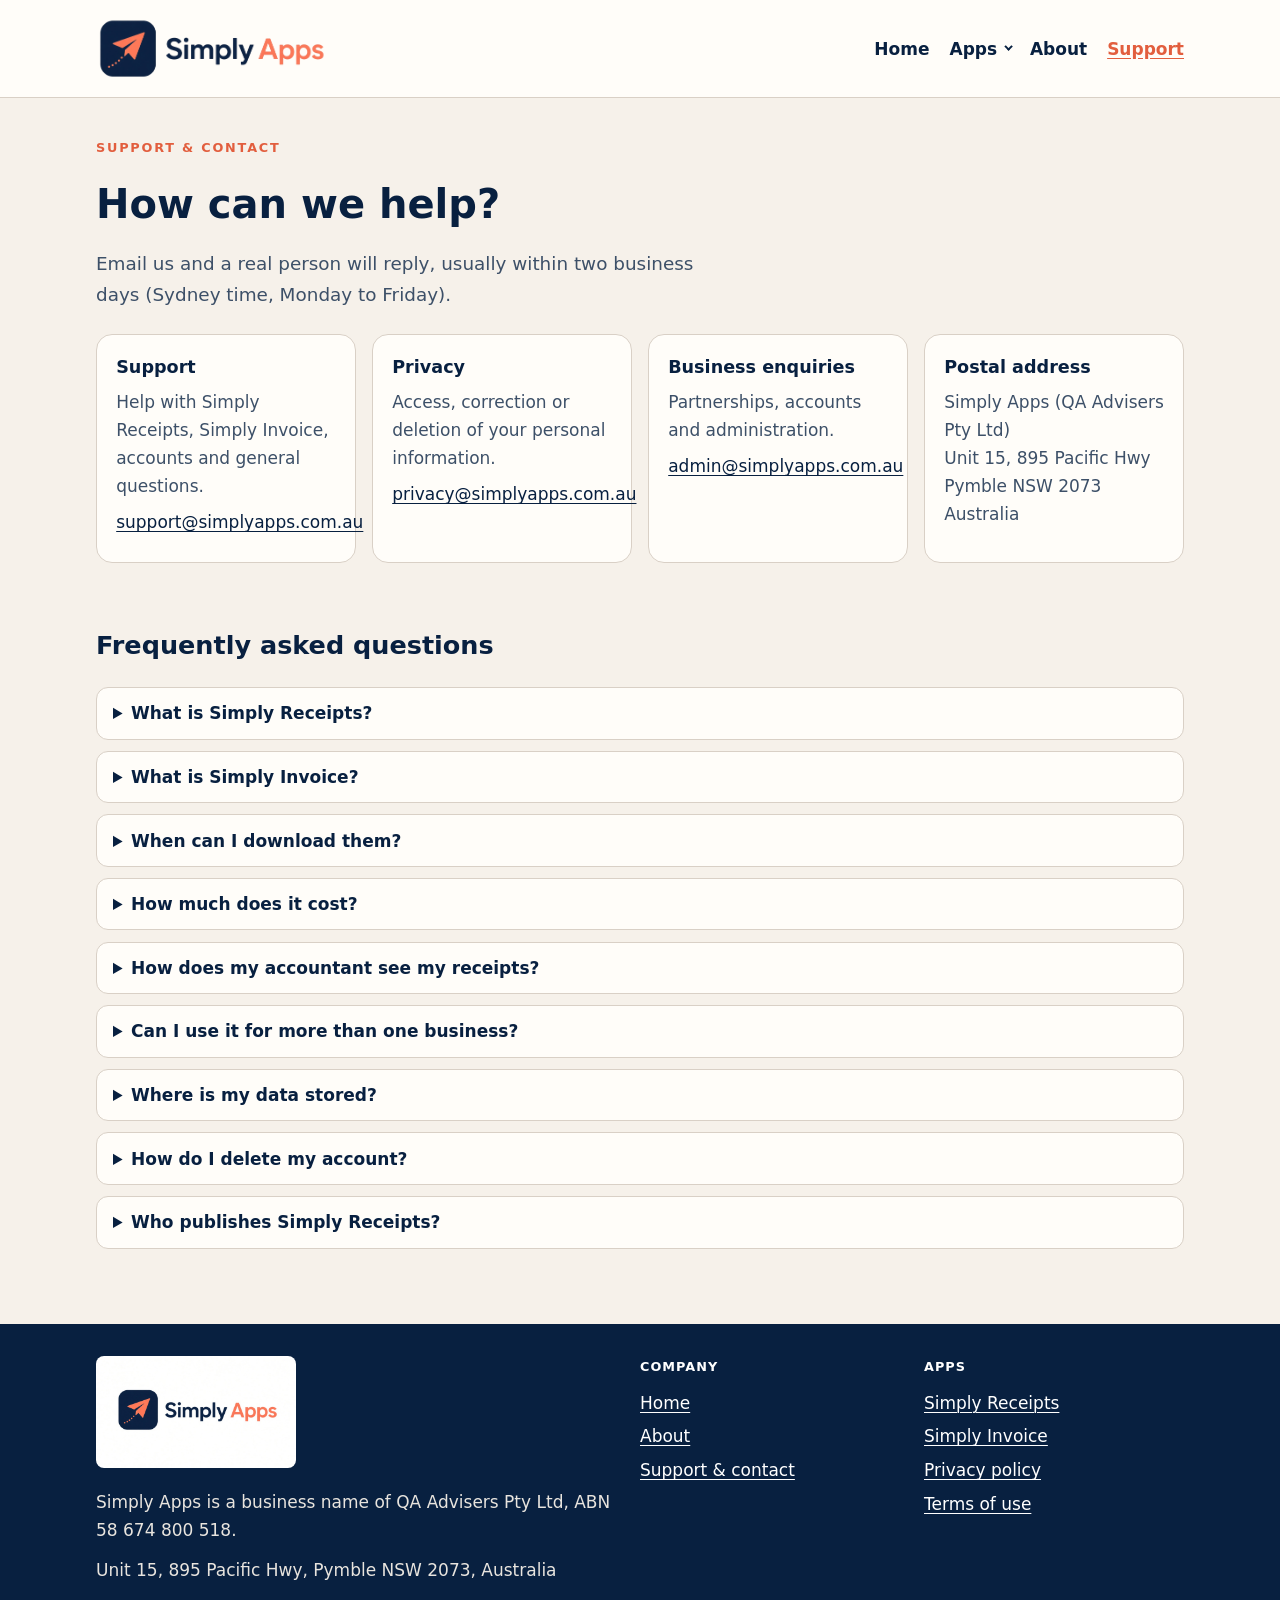
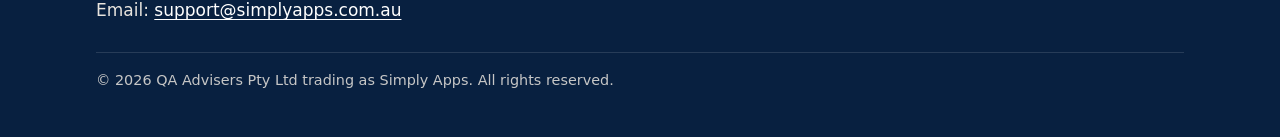
<file: rk/support/index.html>
<!DOCTYPE html>
<html lang="en-AU">
<head>
  <meta charset="utf-8">
  <meta name="viewport" content="width=device-width, initial-scale=1">
  <title>Simply Receipts support has moved | Simply Apps</title>
  <link rel="canonical" href="https://simplyapps.com.au/support/">
  <meta http-equiv="refresh" content="0; url=/support/">
  <meta name="robots" content="noindex">
  <link rel="stylesheet" href="/css/styles.css">
</head>
<body>
  <main id="main">
    <div class="wrap page-head">
      <h1>Simply Receipts support has moved</h1>
      <p class="lede">This page is now at <a href="/support/">simplyapps.com.au/support/</a>. If you are not taken there automatically, follow the link.</p>
    </div>
  </main>
  <script>location.replace("/support/" + location.hash);</script>
</body>
</html>
</file>
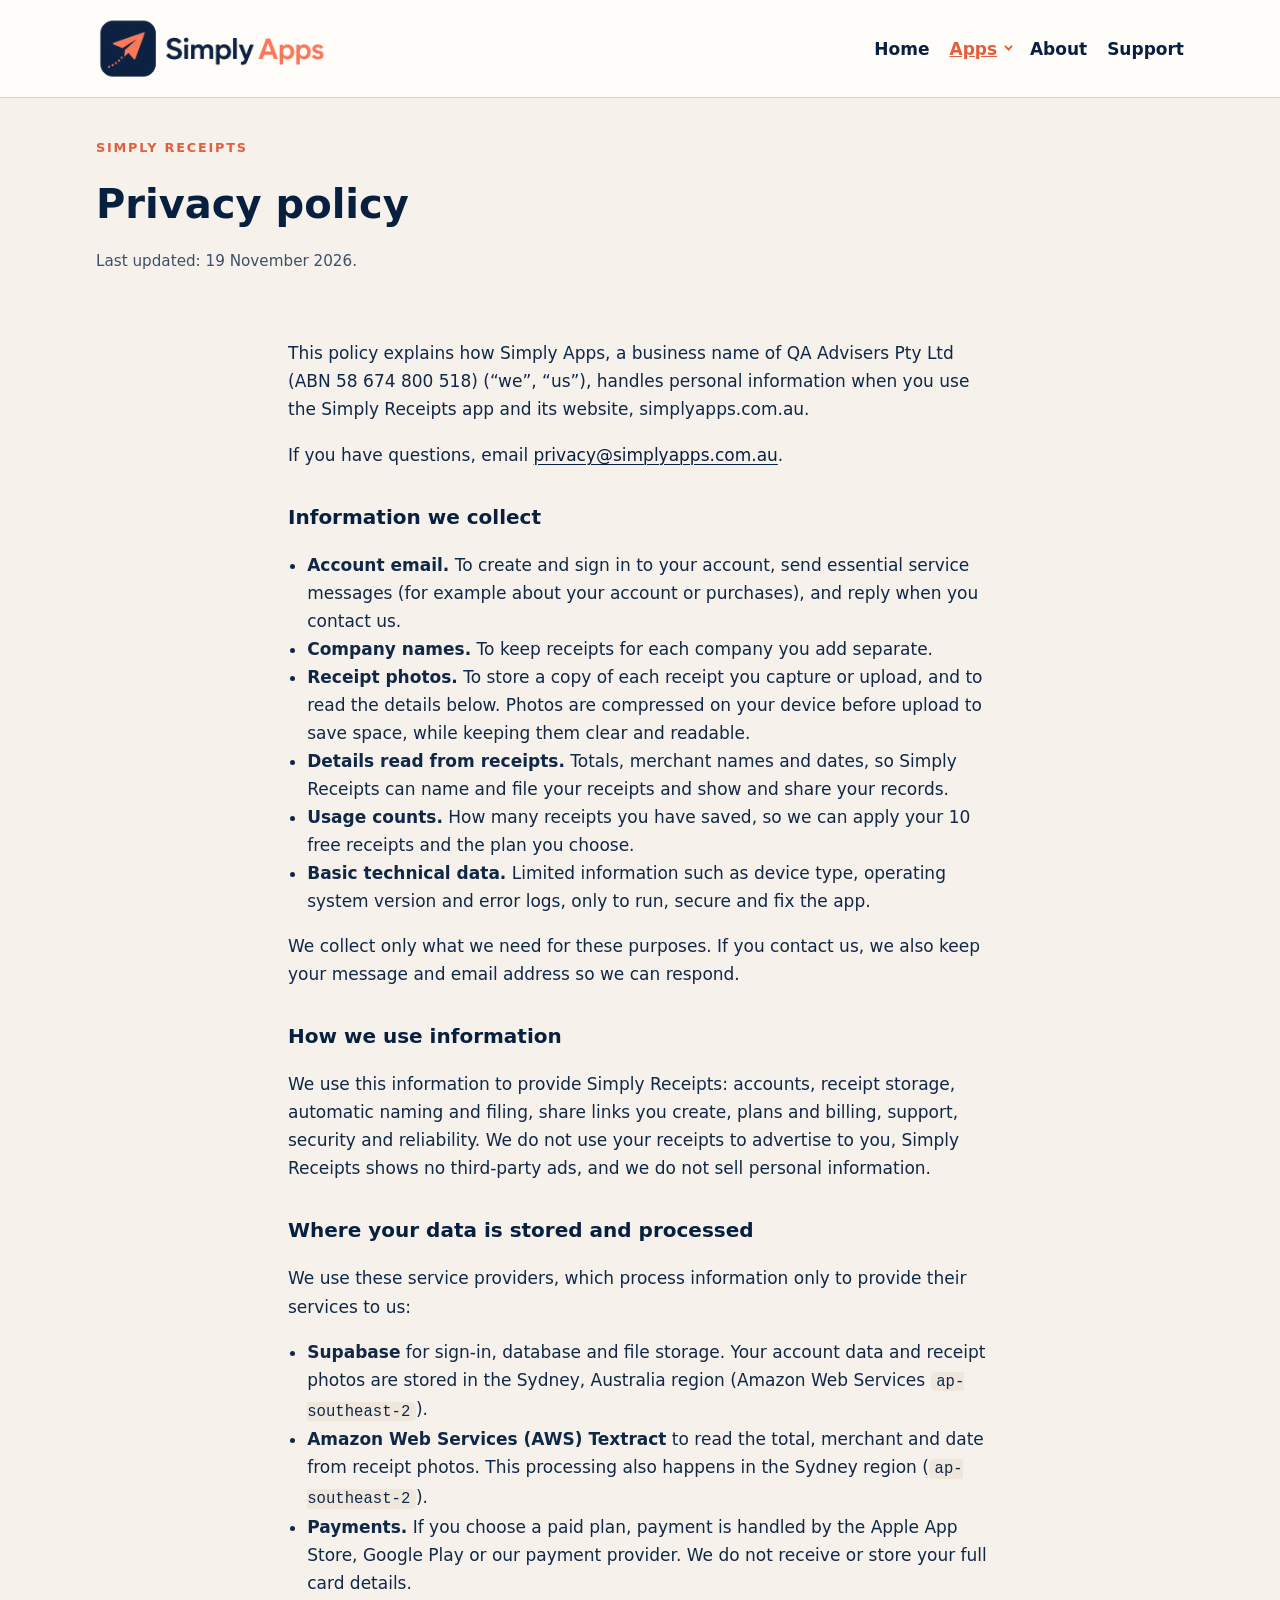
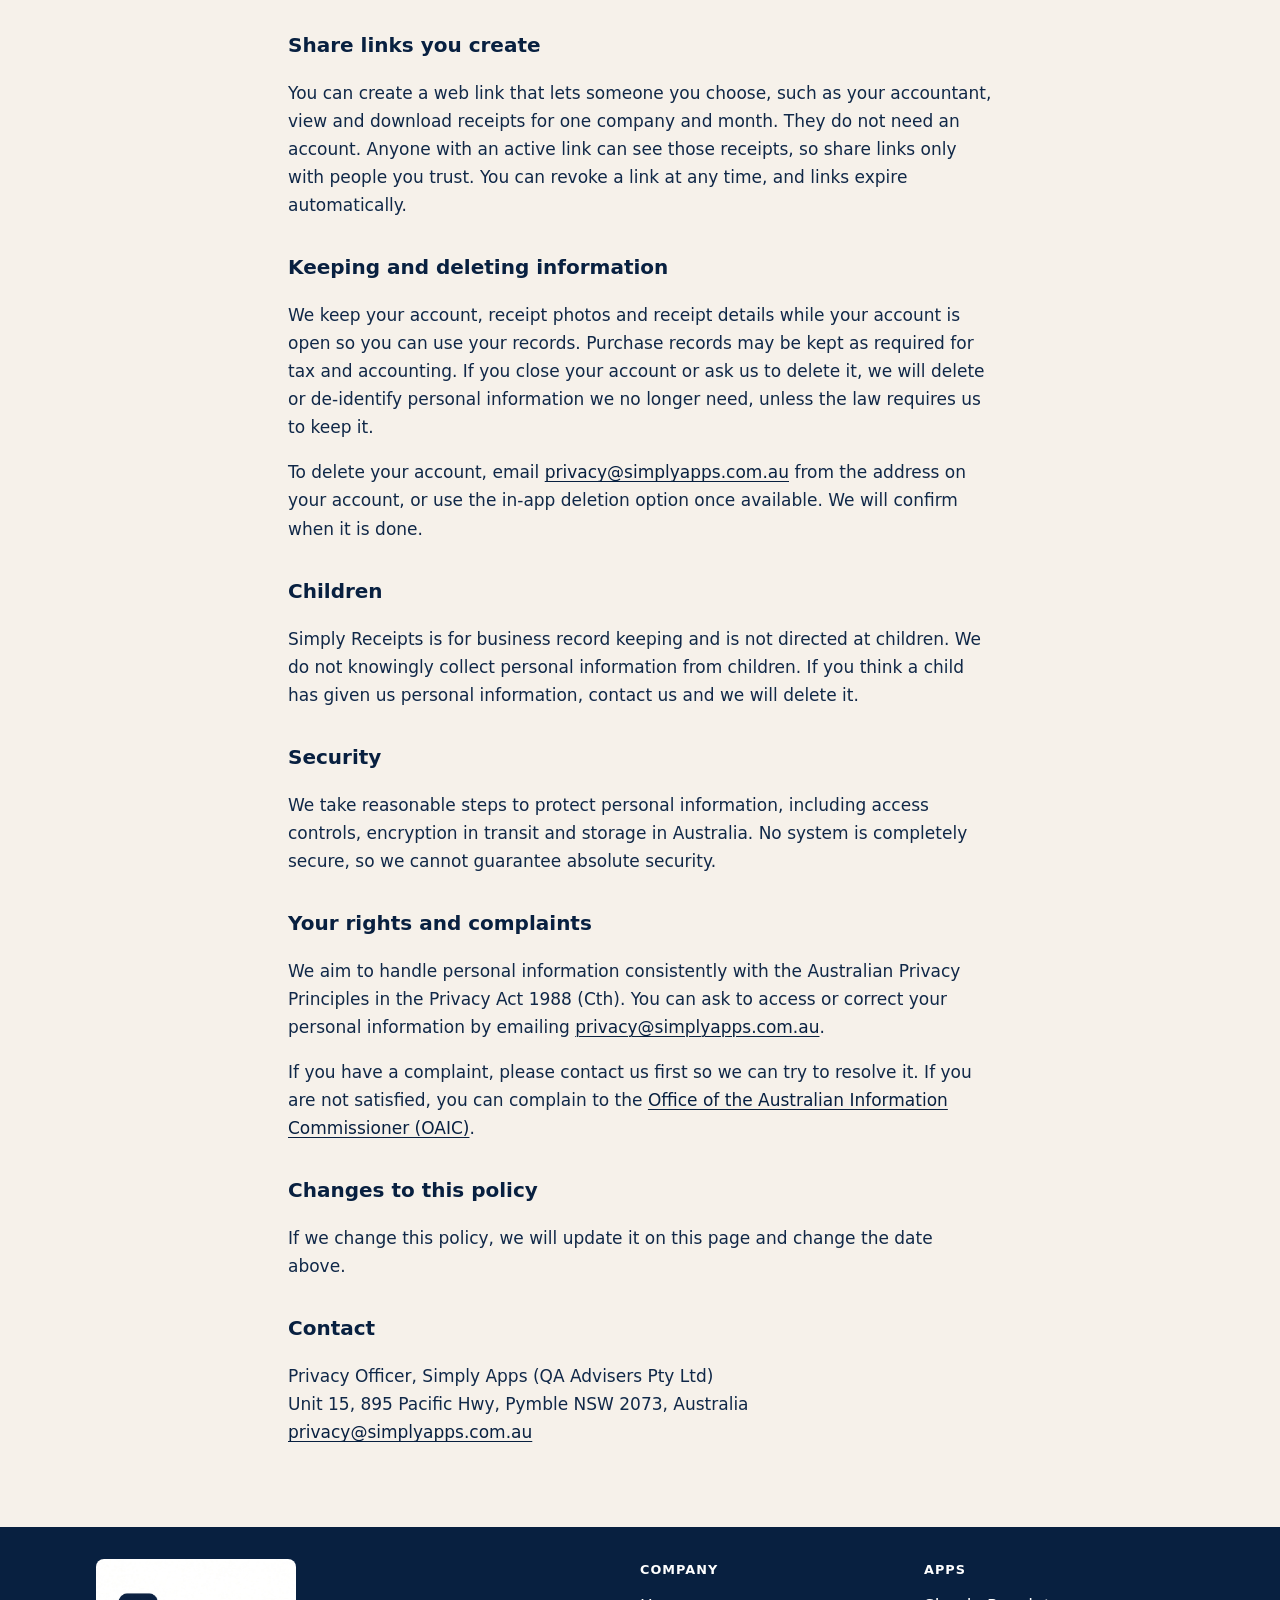
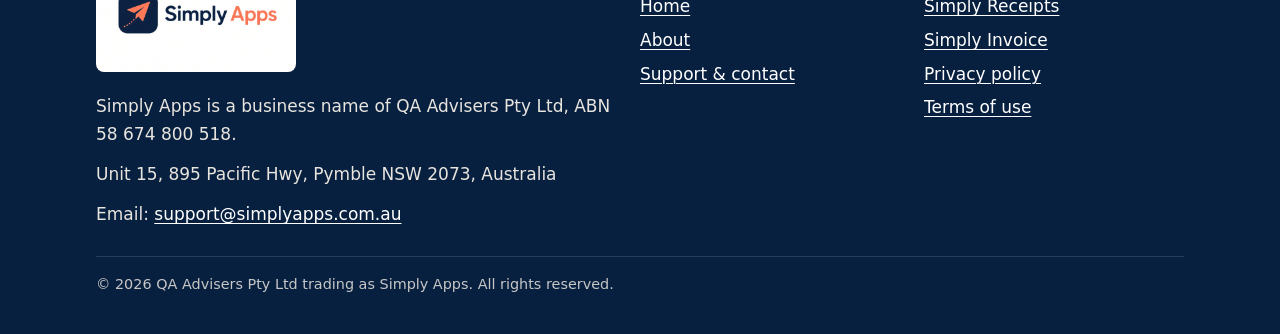
<file: simply-receipts/privacy/index.html>
<!DOCTYPE html>
<html lang="en-AU">
<head>
  <meta charset="utf-8">
  <meta name="viewport" content="width=device-width, initial-scale=1">
  <title>Simply Receipts privacy policy | Simply Apps</title>
  <meta name="description" content="Privacy policy for the Simply Receipts app by Simply Apps (QA Advisers Pty Ltd). Data stored in Sydney, Australia. Contact privacy@simplyapps.com.au.">
  <link rel="canonical" href="https://simplyapps.com.au/simply-receipts/privacy/">
  <link rel="icon" href="/assets/favicon.ico" sizes="any">
  <link rel="icon" href="/assets/favicon-32.png" type="image/png" sizes="32x32">
  <link rel="apple-touch-icon" href="/assets/apple-touch-icon.png">
  <meta property="og:title" content="Simply Receipts privacy policy | Simply Apps">
  <meta property="og:description" content="Privacy policy for the Simply Receipts app by Simply Apps (QA Advisers Pty Ltd). Data stored in Sydney, Australia. Contact privacy@simplyapps.com.au.">
  <meta property="og:image" content="https://simplyapps.com.au/assets/simply-apps-icon-512.png">
  <meta property="og:type" content="website">
  <meta property="og:site_name" content="Simply Apps">
  <link rel="stylesheet" href="/css/styles.css">
</head>
<body>
  <a class="skip-link" href="#main">Skip to content</a>
  <header class="site-header">
    <div class="wrap header-inner">
      <a class="logo" href="/">
        <img src="/assets/simply-apps-logo-transparent.png" width="280" height="79" alt="Simply Apps">
      </a>
      <nav aria-label="Primary">
        <ul>
          <li><a href="/">Home</a></li>
          <li class="nav-dropdown is-current">
            <button type="button" class="nav-dropdown-toggle" aria-expanded="false" aria-haspopup="true" aria-controls="nav-apps-menu" id="nav-apps-button">Apps <span class="nav-dropdown-caret" aria-hidden="true"></span></button>
            <ul class="nav-dropdown-menu" id="nav-apps-menu">
              <li>
                <a href="/simply-receipts/">
                  <span class="nav-item-title">Simply Receipts</span>
                  <span class="nav-item-sub">Receipt keeper for Australian businesses</span>
                </a>
              </li>
              <li>
                <a href="/simply-invoice/">
                  <span class="nav-item-title">Simply Invoice <span class="nav-soon">Coming soon</span></span>
                  <span class="nav-item-sub">GST-ready invoicing for sole traders</span>
                </a>
              </li>
            </ul>
          </li>
          <li><a href="/about/">About</a></li>
          <li><a href="/support/">Support</a></li>
        </ul>
      </nav>
    </div>
  </header>
  <main id="main">
    <div class="wrap page-head">
      <p class="kicker">Simply Receipts</p>
      <h1>Privacy policy</h1>
      <p class="updated">Last updated: 19 November 2026.</p>
    </div>
    <div class="wrap prose">
      <p>This policy explains how Simply Apps, a business name of QA Advisers Pty Ltd (ABN 58 674 800 518) (&ldquo;we&rdquo;, &ldquo;us&rdquo;), handles personal information when you use the Simply Receipts app and its website, simplyapps.com.au.</p>
      <p>If you have questions, email <a href="mailto:privacy@simplyapps.com.au">privacy@simplyapps.com.au</a>.</p>

      <h2>Information we collect</h2>
      <ul>
        <li><strong>Account email.</strong> To create and sign in to your account, send essential service messages (for example about your account or purchases), and reply when you contact us.</li>
        <li><strong>Company names.</strong> To keep receipts for each company you add separate.</li>
        <li><strong>Receipt photos.</strong> To store a copy of each receipt you capture or upload, and to read the details below. Photos are compressed on your device before upload to save space, while keeping them clear and readable.</li>
        <li><strong>Details read from receipts.</strong> Totals, merchant names and dates, so Simply Receipts can name and file your receipts and show and share your records.</li>
        <li><strong>Usage counts.</strong> How many receipts you have saved, so we can apply your 10 free receipts and the plan you choose.</li>
        <li><strong>Basic technical data.</strong> Limited information such as device type, operating system version and error logs, only to run, secure and fix the app.</li>
      </ul>
      <p>We collect only what we need for these purposes. If you contact us, we also keep your message and email address so we can respond.</p>

      <h2>How we use information</h2>
      <p>We use this information to provide Simply Receipts: accounts, receipt storage, automatic naming and filing, share links you create, plans and billing, support, security and reliability. We do not use your receipts to advertise to you, Simply Receipts shows no third-party ads, and we do not sell personal information.</p>

      <h2>Where your data is stored and processed</h2>
      <p>We use these service providers, which process information only to provide their services to us:</p>
      <ul>
        <li><strong>Supabase</strong> for sign-in, database and file storage. Your account data and receipt photos are stored in the Sydney, Australia region (Amazon Web Services <code>ap-southeast-2</code>).</li>
        <li><strong>Amazon Web Services (AWS) Textract</strong> to read the total, merchant and date from receipt photos. This processing also happens in the Sydney region (<code>ap-southeast-2</code>).</li>
        <li><strong>Payments.</strong> If you choose a paid plan, payment is handled by the Apple App Store, Google Play or our payment provider. We do not receive or store your full card details.</li>
      </ul>

      <h2>Share links you create</h2>
      <p>You can create a web link that lets someone you choose, such as your accountant, view and download receipts for one company and month. They do not need an account. Anyone with an active link can see those receipts, so share links only with people you trust. You can revoke a link at any time, and links expire automatically.</p>

      <h2>Keeping and deleting information</h2>
      <p>We keep your account, receipt photos and receipt details while your account is open so you can use your records. Purchase records may be kept as required for tax and accounting. If you close your account or ask us to delete it, we will delete or de-identify personal information we no longer need, unless the law requires us to keep it.</p>
      <p>To delete your account, email <a href="mailto:privacy@simplyapps.com.au">privacy@simplyapps.com.au</a> from the address on your account, or use the in-app deletion option once available. We will confirm when it is done.</p>

      <h2>Children</h2>
      <p>Simply Receipts is for business record keeping and is not directed at children. We do not knowingly collect personal information from children. If you think a child has given us personal information, contact us and we will delete it.</p>

      <h2>Security</h2>
      <p>We take reasonable steps to protect personal information, including access controls, encryption in transit and storage in Australia. No system is completely secure, so we cannot guarantee absolute security.</p>

      <h2>Your rights and complaints</h2>
      <p>We aim to handle personal information consistently with the Australian Privacy Principles in the Privacy Act 1988 (Cth). You can ask to access or correct your personal information by emailing <a href="mailto:privacy@simplyapps.com.au">privacy@simplyapps.com.au</a>.</p>
      <p>If you have a complaint, please contact us first so we can try to resolve it. If you are not satisfied, you can complain to the <a href="https://www.oaic.gov.au/privacy/privacy-complaints">Office of the Australian Information Commissioner (OAIC)</a>.</p>

      <h2>Changes to this policy</h2>
      <p>If we change this policy, we will update it on this page and change the date above.</p>

      <h2>Contact</h2>
      <p>Privacy Officer, Simply Apps (QA Advisers Pty Ltd)<br>Unit 15, 895 Pacific Hwy, Pymble NSW 2073, Australia<br><a href="mailto:privacy@simplyapps.com.au">privacy@simplyapps.com.au</a></p>
    </div>
  </main>
  <footer class="site-footer">
    <div class="wrap footer-grid">
      <div>
        <p><img src="/assets/simply-apps-logo-white.png" width="200" height="56" alt="Simply Apps"></p>
        <p>Simply Apps is a business name of QA Advisers Pty Ltd, ABN 58 674 800 518.</p>
        <p>Unit 15, 895 Pacific Hwy, Pymble NSW 2073, Australia</p>
        <p>Email: <a href="mailto:support@simplyapps.com.au">support@simplyapps.com.au</a></p>
      </div>
      <div>
        <p class="footer-head">Company</p>
        <p class="footer-links stack">
          <a href="/">Home</a>
          <a href="/about/">About</a>
          <a href="/support/">Support &amp; contact</a>
        </p>
      </div>
      <div>
        <p class="footer-head">Apps</p>
        <p class="footer-links stack">
          <a href="/simply-receipts/">Simply Receipts</a>
          <a href="/simply-invoice/">Simply Invoice</a>
          <a href="/simply-receipts/privacy/">Privacy policy</a>
          <a href="/terms/">Terms of use</a>
        </p>
      </div>
    </div>
    <div class="wrap"><p class="copyright">&copy; 2026 QA Advisers Pty Ltd trading as Simply Apps. All rights reserved.</p></div>
  </footer>
  <script src="/js/nav.js" defer></script>
</body>
</html>
</file>
<file: css/styles.css>
/* Simply Apps — navy #082040, coral #f87858 sampled from the logo */
:root {
  --navy: #082040;
  --navy-soft: #102848;
  --coral: #f87858;
  --coral-dark: #e25e3e;
  --paper: #f6f1ea;
  --paper-card: #fffdf9;
  --ink: #082040;
  --muted: #3d5068;
  --line: #d9d0c6;
  --max: 68rem;
}

*,
*::before,
*::after { box-sizing: border-box; }

html { scroll-behavior: smooth; }

body {
  margin: 0;
  font-family: "Segoe UI", "Helvetica Neue", system-ui, sans-serif;
  font-size: 1.0625rem;
  line-height: 1.65;
  color: var(--ink);
  background: var(--paper);
}

img { max-width: 100%; height: auto; }

a {
  color: var(--navy);
  text-decoration-thickness: 1px;
  text-underline-offset: 0.18em;
}

a:hover { color: var(--coral-dark); }

a:focus-visible,
button:focus-visible {
  outline: 3px solid var(--coral);
  outline-offset: 3px;
}

.wrap {
  width: min(100% - 2rem, var(--max));
  margin-inline: auto;
}

.skip-link {
  position: absolute;
  left: 1rem;
  top: -4rem;
  z-index: 20;
  background: var(--navy);
  color: #fff;
  padding: 0.5rem 0.85rem;
}

.skip-link:focus { top: 0.75rem; color: #fff; }

.site-header {
  background: var(--paper-card);
  border-bottom: 1px solid var(--line);
}

.header-inner {
  display: flex;
  flex-wrap: wrap;
  align-items: center;
  justify-content: space-between;
  gap: 1rem;
  padding: 0.85rem 0;
}

.logo { display: inline-flex; }

.logo img {
  display: block;
  width: min(14.5rem, 70vw);
  height: auto;
}

.site-header nav ul {
  display: flex;
  flex-wrap: wrap;
  gap: 0.25rem 1.25rem;
  list-style: none;
  margin: 0;
  padding: 0;
}

.site-header nav a {
  font-weight: 600;
  text-decoration: none;
  color: var(--navy);
}

.site-header nav a:hover,
.site-header nav a[aria-current="page"] {
  color: var(--coral-dark);
  text-decoration: underline;
}

.hero {
  padding: 3.25rem 0 2.5rem;
}

.kicker {
  font-size: 0.8rem;
  letter-spacing: 0.14em;
  text-transform: uppercase;
  font-weight: 700;
  color: var(--coral-dark);
  margin: 0 0 0.85rem;
}

.theme {
  font-family: Georgia, "Iowan Old Style", "Palatino Linotype", Palatino, serif;
  font-style: italic;
  font-weight: 400;
  font-size: clamp(1.85rem, 5vw, 3.05rem);
  line-height: 1.2;
  margin: 0 0 1.25rem;
  max-width: 18ch;
  color: var(--navy);
}

.lede {
  font-size: 1.15rem;
  color: var(--muted);
  max-width: 40rem;
  margin: 0;
}

.section { padding: 0 0 3.5rem; }

.section h2 {
  font-size: 1.45rem;
  margin: 0 0 1.15rem;
}

.app-list {
  display: grid;
  gap: 1.25rem;
}

.app-card {
  display: block;
  background: var(--paper-card);
  border: 1px solid var(--line);
  border-radius: 1rem;
  padding: 1.4rem 1.5rem 1.5rem;
  text-decoration: none;
  color: inherit;
  box-shadow: 0 1px 0 rgba(8, 32, 64, 0.04);
}

.app-card:hover {
  color: inherit;
  border-color: var(--coral);
}

.badge {
  display: inline-block;
  font-size: 0.72rem;
  font-weight: 700;
  letter-spacing: 0.08em;
  text-transform: uppercase;
  background: var(--navy);
  color: #fff;
  border-radius: 999px;
  padding: 0.22rem 0.65rem;
  margin: 0 0 0.7rem;
}

.app-card h3 {
  margin: 0 0 0.4rem;
  font-size: 1.45rem;
}

.app-card p { margin: 0; color: var(--muted); }

.more {
  display: inline-block;
  margin-top: 0.9rem;
  font-weight: 700;
  color: var(--coral-dark);
}

.page-head { padding: 2.4rem 0 1.5rem; }

.page-head h1 {
  font-size: clamp(1.8rem, 4vw, 2.5rem);
  margin: 0.35rem 0 0.75rem;
}

.feature-list {
  display: grid;
  gap: 0.9rem;
  padding: 0;
  margin: 0 0 2rem;
  list-style: none;
}

.feature-list li {
  background: var(--paper-card);
  border-left: 4px solid var(--coral);
  border-radius: 0 0.7rem 0.7rem 0;
  padding: 0.85rem 1rem;
}

.feature-list strong { display: block; margin-bottom: 0.15rem; }

.note {
  background: #fff4ef;
  border: 1px solid #f0cbbd;
  border-radius: 0.75rem;
  padding: 1rem 1.15rem;
  margin: 0 0 2rem;
}

.site-footer {
  background: var(--navy);
  color: #e8e4de;
  padding: 2rem 0;
  margin-top: 1rem;
}

.site-footer p { margin: 0 0 0.75rem; }

.site-footer a { color: #fff; }

.footer-links {
  display: flex;
  flex-wrap: wrap;
  gap: 0.85rem 1.4rem;
}

.prose { max-width: 44rem; padding-bottom: 3rem; }

.prose h2 {
  margin: 2rem 0 0.7rem;
  font-size: 1.25rem;
}

.prose h3 {
  margin: 1.35rem 0 0.45rem;
  font-size: 1.05rem;
}

.prose p, .prose li { color: var(--navy-soft); }

.prose ul { padding-left: 1.2rem; }

.updated {
  color: var(--muted);
  font-size: 0.95rem;
  margin: 0 0 1.5rem;
}

.faq details {
  background: var(--paper-card);
  border: 1px solid var(--line);
  border-radius: 0.75rem;
  padding: 0.7rem 1rem;
  margin: 0 0 0.7rem;
}

.faq summary {
  font-weight: 700;
  cursor: pointer;
}

.faq details p { margin: 0.6rem 0 0.3rem; }

.contact-box {
  margin-top: 2rem;
  padding: 1.2rem 1.3rem;
  background: var(--navy);
  color: #fff;
  border-radius: 0.9rem;
}

.contact-box a { color: var(--coral); }

.contact-box p:last-child { margin-bottom: 0; }

@media (min-width: 40rem) {
  .header-inner { padding: 1rem 0; }
  .hero { padding-top: 4.25rem; }
}

/* v2 additions */
.cta-row { display: flex; flex-wrap: wrap; gap: 0.75rem; margin: 1.6rem 0 0; }
.button {
  display: inline-block; background: var(--coral-dark); color: #fff; font-weight: 700;
  text-decoration: none; padding: 0.7rem 1.2rem; border-radius: 999px; border: 2px solid var(--coral-dark);
}
.button:hover { background: var(--navy); border-color: var(--navy); color: #fff; }
.button.ghost { background: transparent; color: var(--navy); border-color: var(--navy); }
.button.ghost:hover { background: var(--navy); color: #fff; }
.app-card.feature { display: grid; gap: 1.2rem; align-items: start; align-content: start; }
.app-icon { display: block; width: 96px; height: 96px; flex: none; border-radius: 22%; box-shadow: 0 2px 8px rgba(8,32,64,.12); }
.app-icon.large { width: 128px; height: 128px; }
.app-hero { display: grid; gap: 1.5rem; align-items: center; }
.app-hero h1 { font-size: clamp(2rem, 5vw, 3rem); margin: 0 0 0.75rem; }
.card-grid { display: grid; gap: 1rem; grid-template-columns: repeat(auto-fit, minmax(14rem, 1fr)); }
.card { background: var(--paper-card); border: 1px solid var(--line); border-radius: 1rem; padding: 1.1rem 1.2rem; }
.card h3 { margin: 0 0 0.4rem; font-size: 1.1rem; }
.card p { margin: 0 0 0.5rem; color: var(--muted); }
.steps { counter-reset: step; list-style: none; padding: 0; margin: 0; display: grid; gap: 0.9rem; }
.steps li { counter-increment: step; position: relative; background: var(--paper-card); border: 1px solid var(--line);
  border-radius: 0.8rem; padding: 0.9rem 1rem 0.9rem 3.4rem; }
.steps li::before { content: counter(step); position: absolute; left: 1rem; top: 0.85rem; width: 1.7rem; height: 1.7rem;
  border-radius: 50%; background: var(--coral); color: #fff; font-weight: 700; display: grid; place-items: center; font-size: .9rem; }
.feature-list.two-col { grid-template-columns: repeat(auto-fit, minmax(17rem, 1fr)); }
.note p { margin: 0 0 0.5rem; }
.note p:last-child { margin: 0; }
.details { display: grid; grid-template-columns: 1fr; gap: 0.15rem 1.2rem; background: var(--paper-card);
  border: 1px solid var(--line); border-radius: 0.8rem; padding: 1rem 1.2rem; }
.details dt { font-weight: 700; margin-top: 0.5rem; }
.details dd { margin: 0; color: var(--navy-soft); }
.small { font-size: 0.92rem; color: var(--muted); }
code { background: #efe7dc; padding: 0.05rem 0.35rem; border-radius: 0.3rem; font-size: 0.92em; }
.footer-grid { display: grid; gap: 1.5rem; }
.footer-head { font-weight: 700; color: #fff; text-transform: uppercase; letter-spacing: .08em; font-size: .8rem; }
.footer-links.stack { flex-direction: column; gap: 0.35rem; }
.copyright { border-top: 1px solid rgba(255,255,255,.15); padding-top: 1rem; margin-top: 1rem !important; font-size: .9rem; opacity: .85; }
@media (min-width: 40rem) {
  .app-card.feature { grid-template-columns: 96px 1fr; }
  .app-hero { grid-template-columns: 128px 1fr; }
  .details { grid-template-columns: 12rem 1fr; }
  .details dt { margin-top: 0; }
  .footer-grid { grid-template-columns: 2fr 1fr 1fr; }
}
.site-footer img { border-radius: 0.5rem; }

/* Apps dropdown and multi-app cards */
.nav-dropdown { position: relative; }
.nav-dropdown-toggle {
  appearance: none;
  background: none;
  border: 0;
  padding: 0;
  margin: 0;
  font: inherit;
  font-weight: 600;
  color: var(--navy);
  cursor: pointer;
  display: inline-flex;
  align-items: center;
  gap: 0.4rem;
}
.nav-dropdown-toggle:hover,
.nav-dropdown.is-open .nav-dropdown-toggle,
.nav-dropdown.is-current .nav-dropdown-toggle {
  color: var(--coral-dark);
  text-decoration: underline;
}
.nav-dropdown-caret {
  width: 0.4rem;
  height: 0.4rem;
  border-right: 2px solid currentColor;
  border-bottom: 2px solid currentColor;
  transform: rotate(45deg) translateY(-0.12rem);
  transition: transform 0.15s ease;
}
.nav-dropdown.is-open .nav-dropdown-caret,
.nav-dropdown:hover .nav-dropdown-caret,
.nav-dropdown:focus-within .nav-dropdown-caret {
  transform: rotate(225deg) translateY(-0.05rem);
}
.nav-dropdown-menu {
  display: none;
  position: absolute;
  top: calc(100% + 0.65rem);
  right: 0;
  left: auto;
  z-index: 40;
  min-width: 16.5rem;
  max-width: min(20rem, calc(100vw - 2rem));
  margin: 0;
  padding: 0.4rem;
  list-style: none;
  background: var(--paper-card);
  border: 1px solid var(--line);
  border-radius: 0.9rem;
  box-shadow: 0 10px 30px rgba(8, 32, 64, 0.14);
  flex-direction: column;
  gap: 0.15rem;
}
.site-header nav .nav-dropdown-menu {
  display: none;
  flex-wrap: nowrap;
  gap: 0.15rem;
}
.nav-dropdown.is-open .nav-dropdown-menu,
.nav-dropdown:focus-within .nav-dropdown-menu,
.site-header nav .nav-dropdown.is-open .nav-dropdown-menu,
.site-header nav .nav-dropdown:focus-within .nav-dropdown-menu {
  display: flex;
}
@media (hover: hover) and (pointer: fine) {
  .nav-dropdown:hover .nav-dropdown-menu,
  .site-header nav .nav-dropdown:hover .nav-dropdown-menu {
    display: flex;
  }
}
.nav-dropdown-menu a {
  display: flex;
  flex-direction: column;
  align-items: flex-start;
  gap: 0.12rem;
  padding: 0.7rem 0.85rem;
  border-radius: 0.65rem;
  text-decoration: none;
  color: var(--navy);
}
.site-header nav .nav-dropdown-menu a:hover,
.site-header nav .nav-dropdown-menu a[aria-current="page"] {
  background: var(--paper);
  color: var(--navy);
  text-decoration: none;
}
.nav-item-title { font-weight: 700; line-height: 1.3; }
.nav-item-sub {
  font-weight: 400;
  font-size: 0.85rem;
  line-height: 1.4;
  color: var(--muted);
}
.nav-soon {
  display: inline-block;
  margin-left: 0.35rem;
  font-size: 0.65rem;
  font-weight: 700;
  letter-spacing: 0.06em;
  text-transform: uppercase;
  background: var(--navy);
  color: #fff;
  border-radius: 999px;
  padding: 0.14rem 0.45rem;
  vertical-align: 0.08rem;
}
.app-list.split { align-items: stretch; }
.app-mark {
  display: grid;
  place-items: center;
  width: 96px;
  height: 96px;
  border-radius: 22%;
  background: var(--navy);
  color: #fff;
  font-weight: 700;
  font-size: 1.55rem;
  letter-spacing: 0.04em;
  box-shadow: 0 2px 8px rgba(8, 32, 64, 0.12);
  flex: none;
}
.app-mark.large { width: 128px; height: 128px; font-size: 2.1rem; }
/* Side-by-side app cards: keep icon, badge, title and CTA aligned
   across columns. The shorter card used to stretch its grid rows
   (default align-content: stretch), which opened a larger gap under
   the Simply Invoice icon. */
.app-list.split .app-card.feature {
  display: flex;
  flex-direction: column;
  align-items: flex-start;
  gap: 1.2rem;
}
.app-list.split .app-card-body {
  display: flex;
  flex-direction: column;
  flex: 1 1 auto;
  width: 100%;
  min-height: 0;
}
.app-list.split .app-card-body .badge {
  display: block;
  width: fit-content;
  max-width: 100%;
  white-space: nowrap;
}
.app-list.split .app-card-body .more {
  margin-top: auto;
  padding-top: 0.9rem;
}
@media (min-width: 56rem) {
  .app-list.split { grid-template-columns: 1fr 1fr; }
  .app-list.split .app-card.feature { grid-template-columns: none; }
}

/* Highlighted automation section on the Simply Receipts page */
.auto-panel {
  background: var(--paper-card);
  border: 1px solid var(--line);
  border-left: 4px solid var(--coral);
  border-radius: 1rem;
  padding: 1.25rem 1.25rem 1.4rem;
}
.auto-panel .kicker { margin-bottom: 0.55rem; }
.auto-panel h2 { margin: 0 0 0.7rem; }
.auto-lead {
  color: var(--muted);
  margin: 0 0 1.25rem;
  max-width: 44rem;
}
.auto-panel .steps { margin-bottom: 0; }
.auto-panel code {
  background: #efe7dc;
  padding: 0.05rem 0.35rem;
  border-radius: 0.3rem;
  font-size: 0.92em;
  word-break: break-word;
}
@media (min-width: 40rem) {
  .auto-panel { padding: 1.5rem 1.6rem 1.6rem; }
}
</file>
